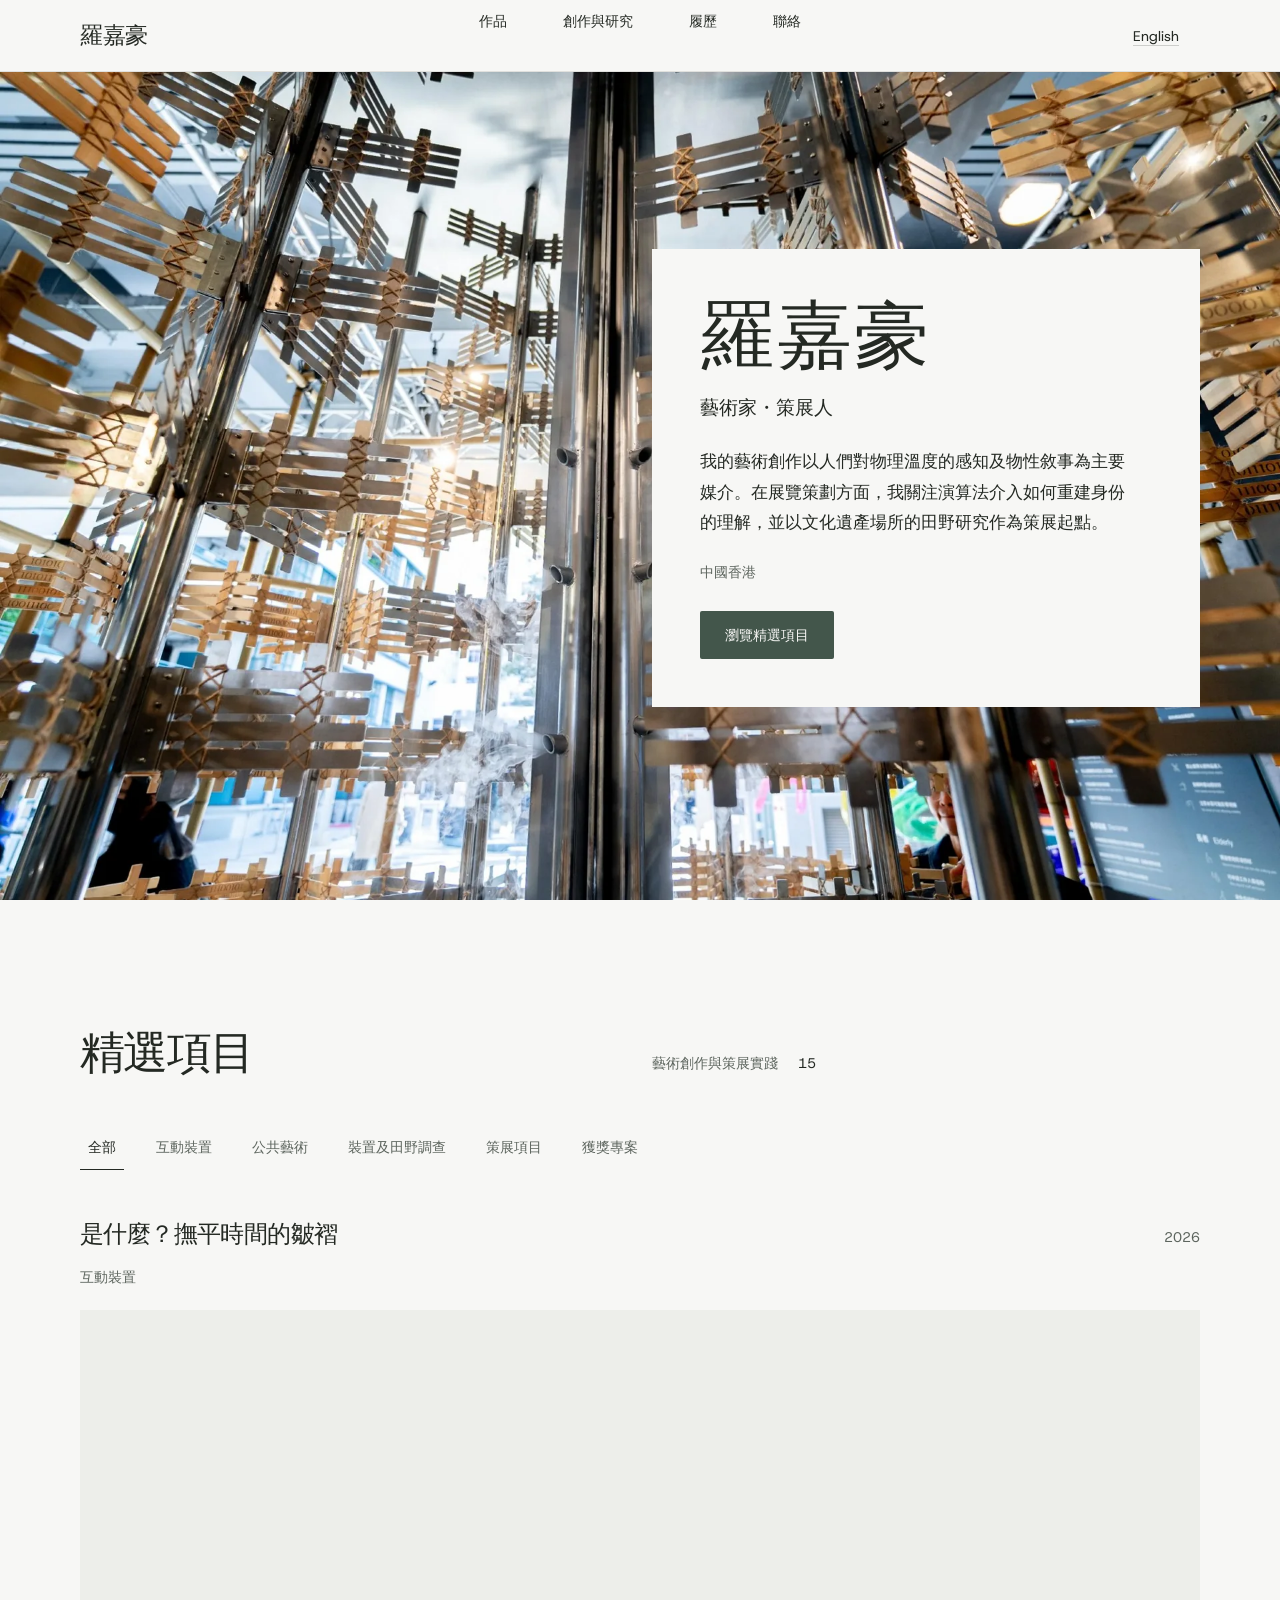
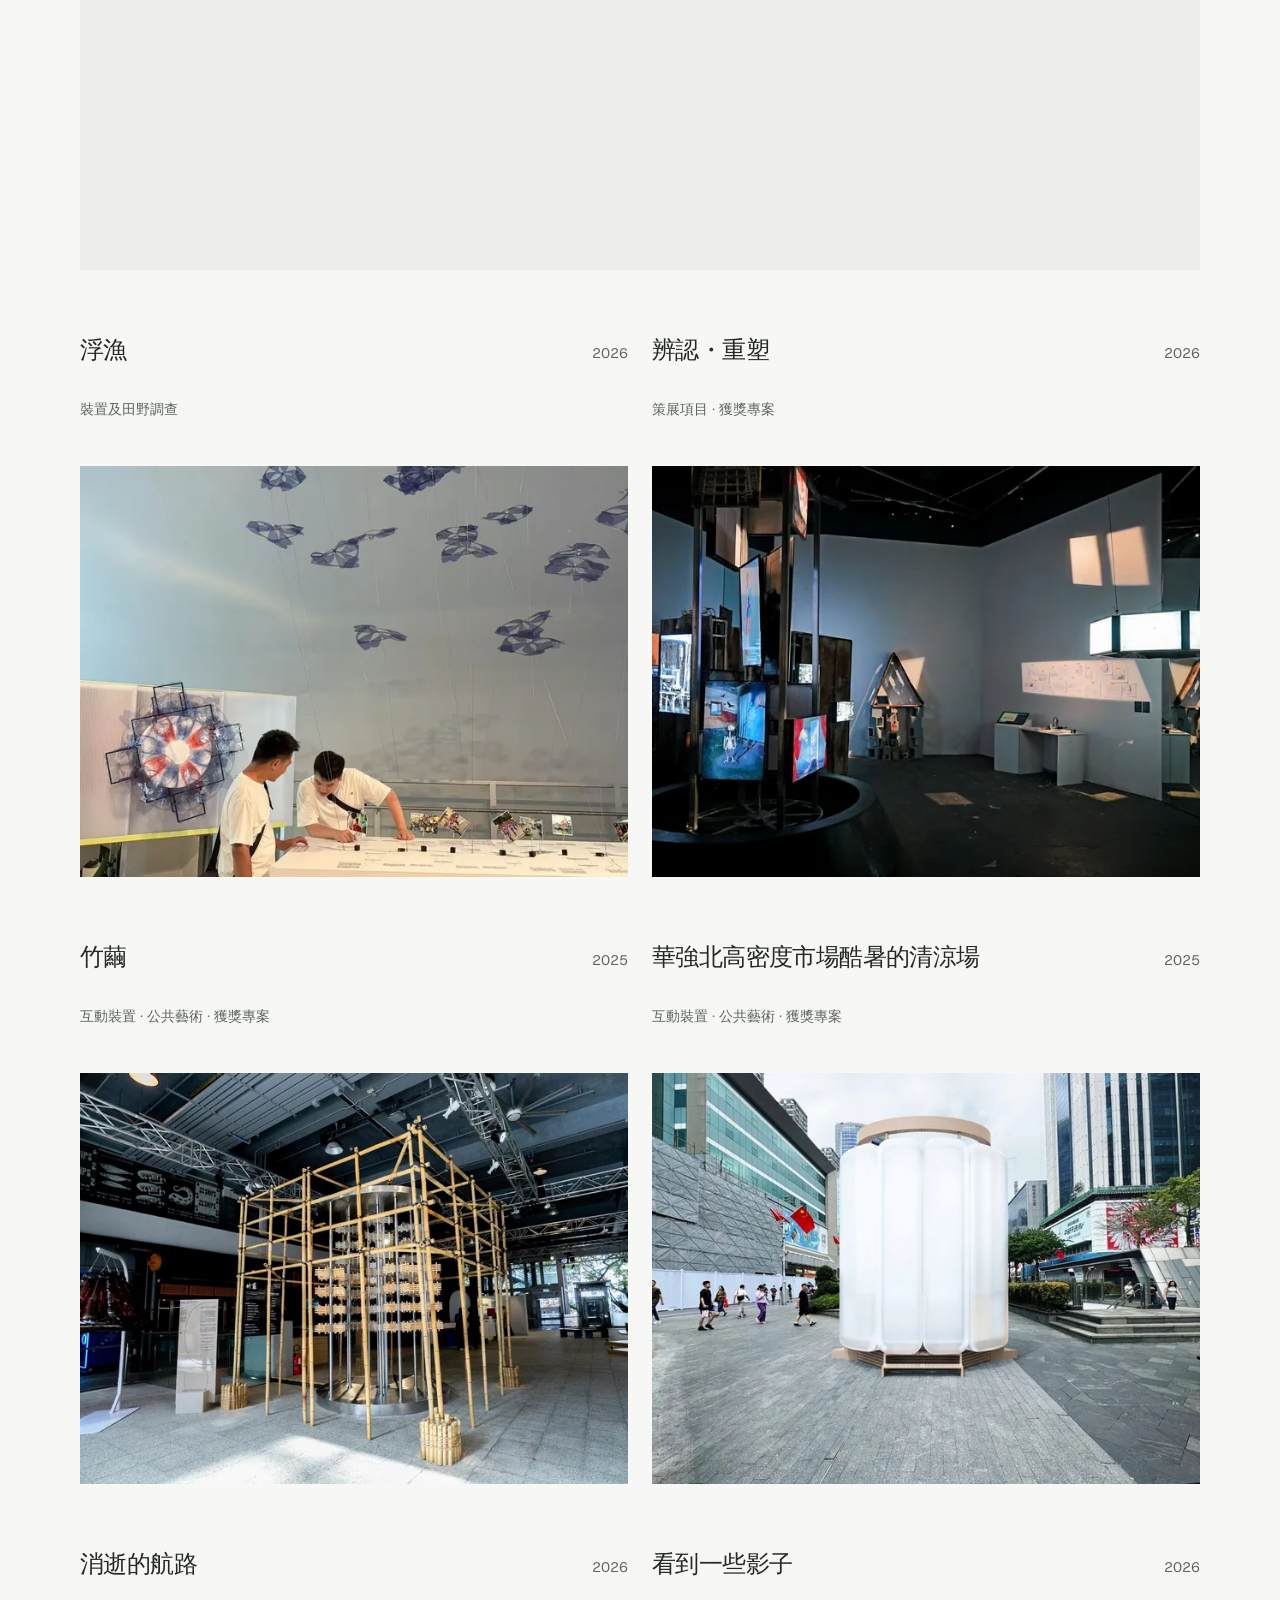
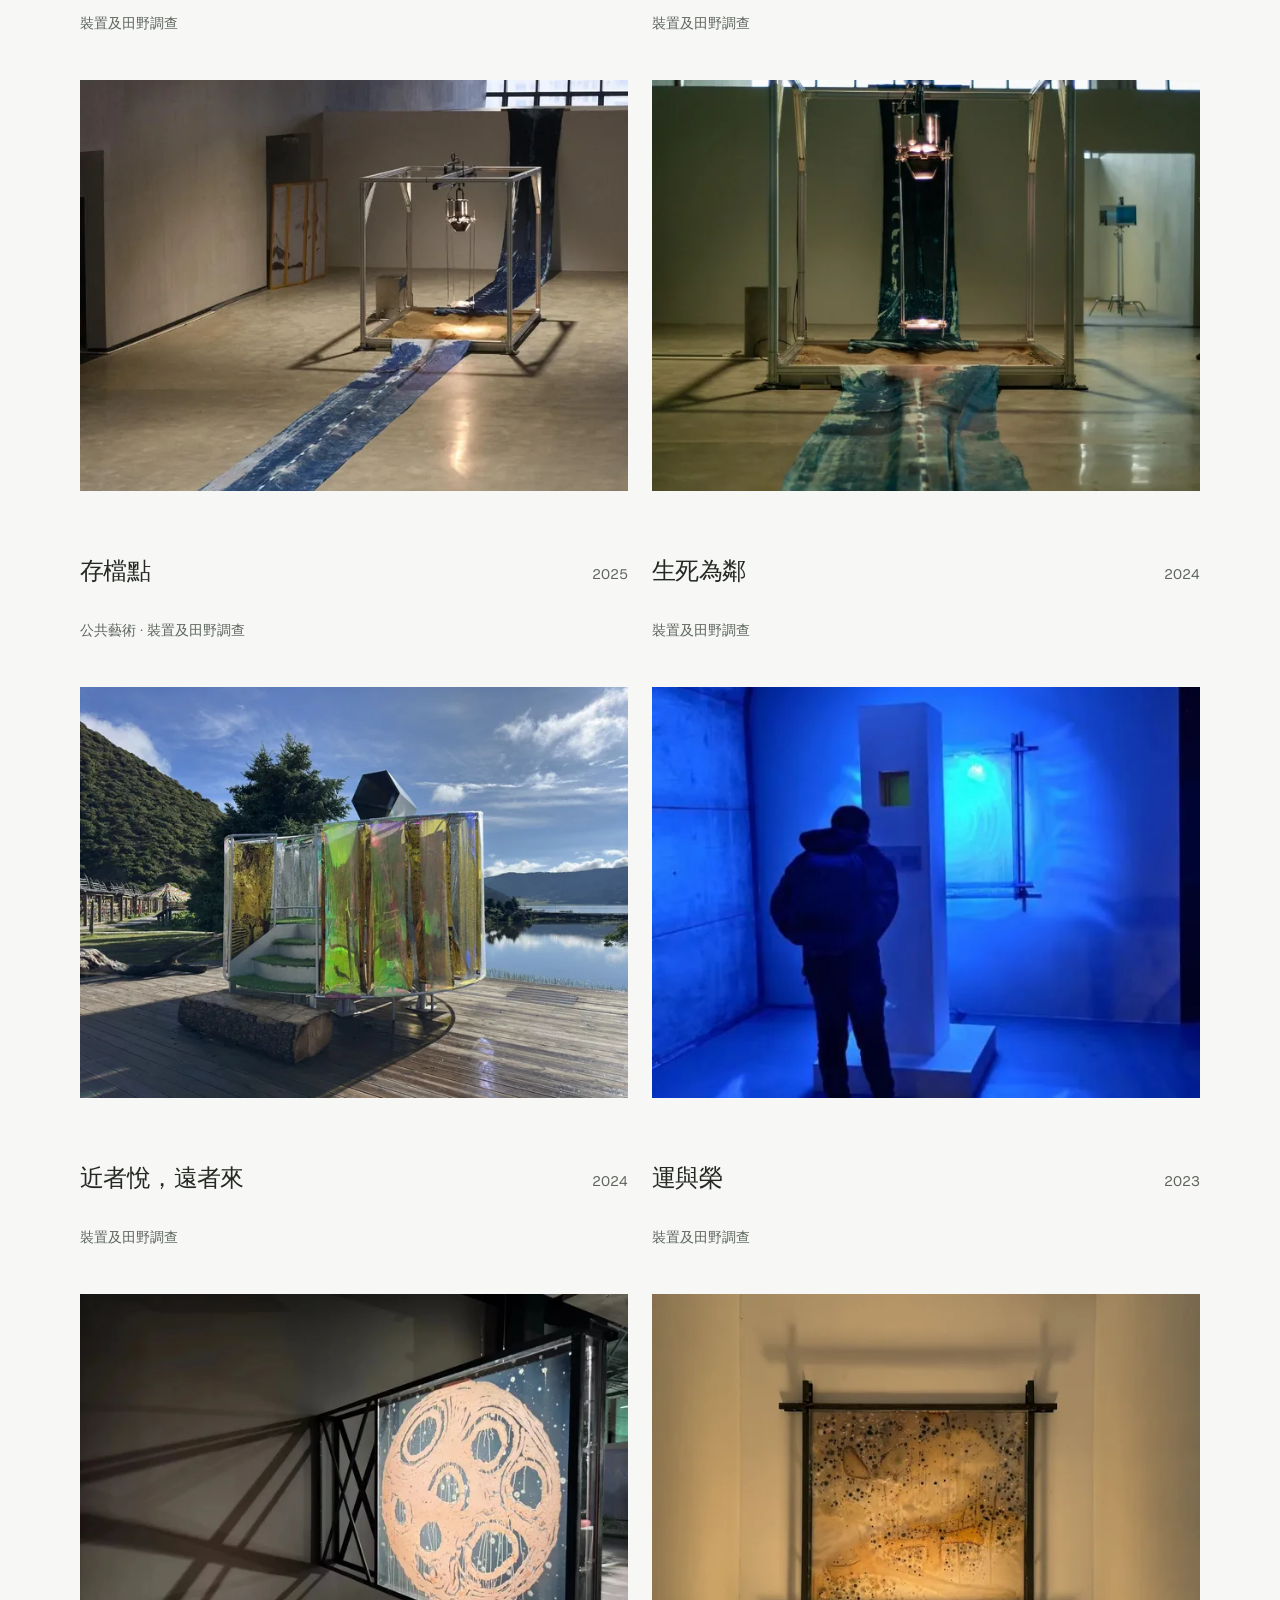
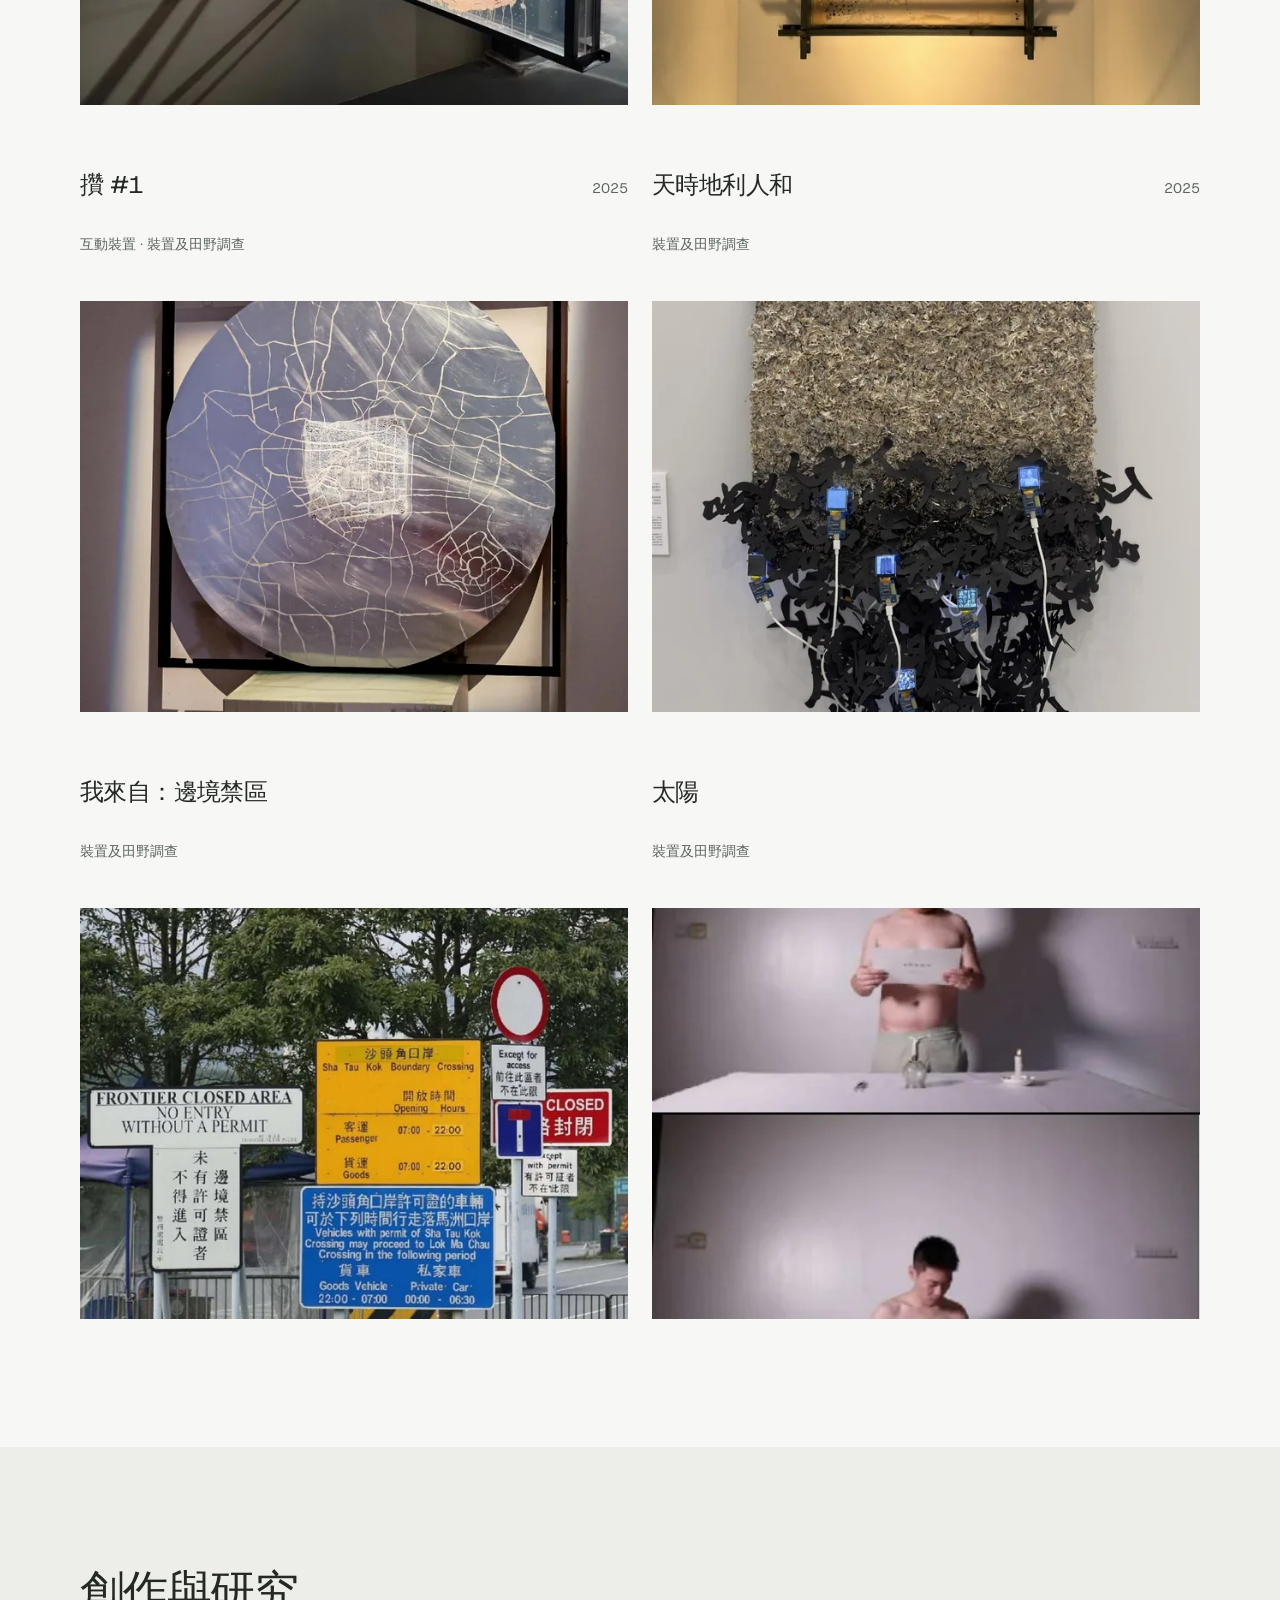
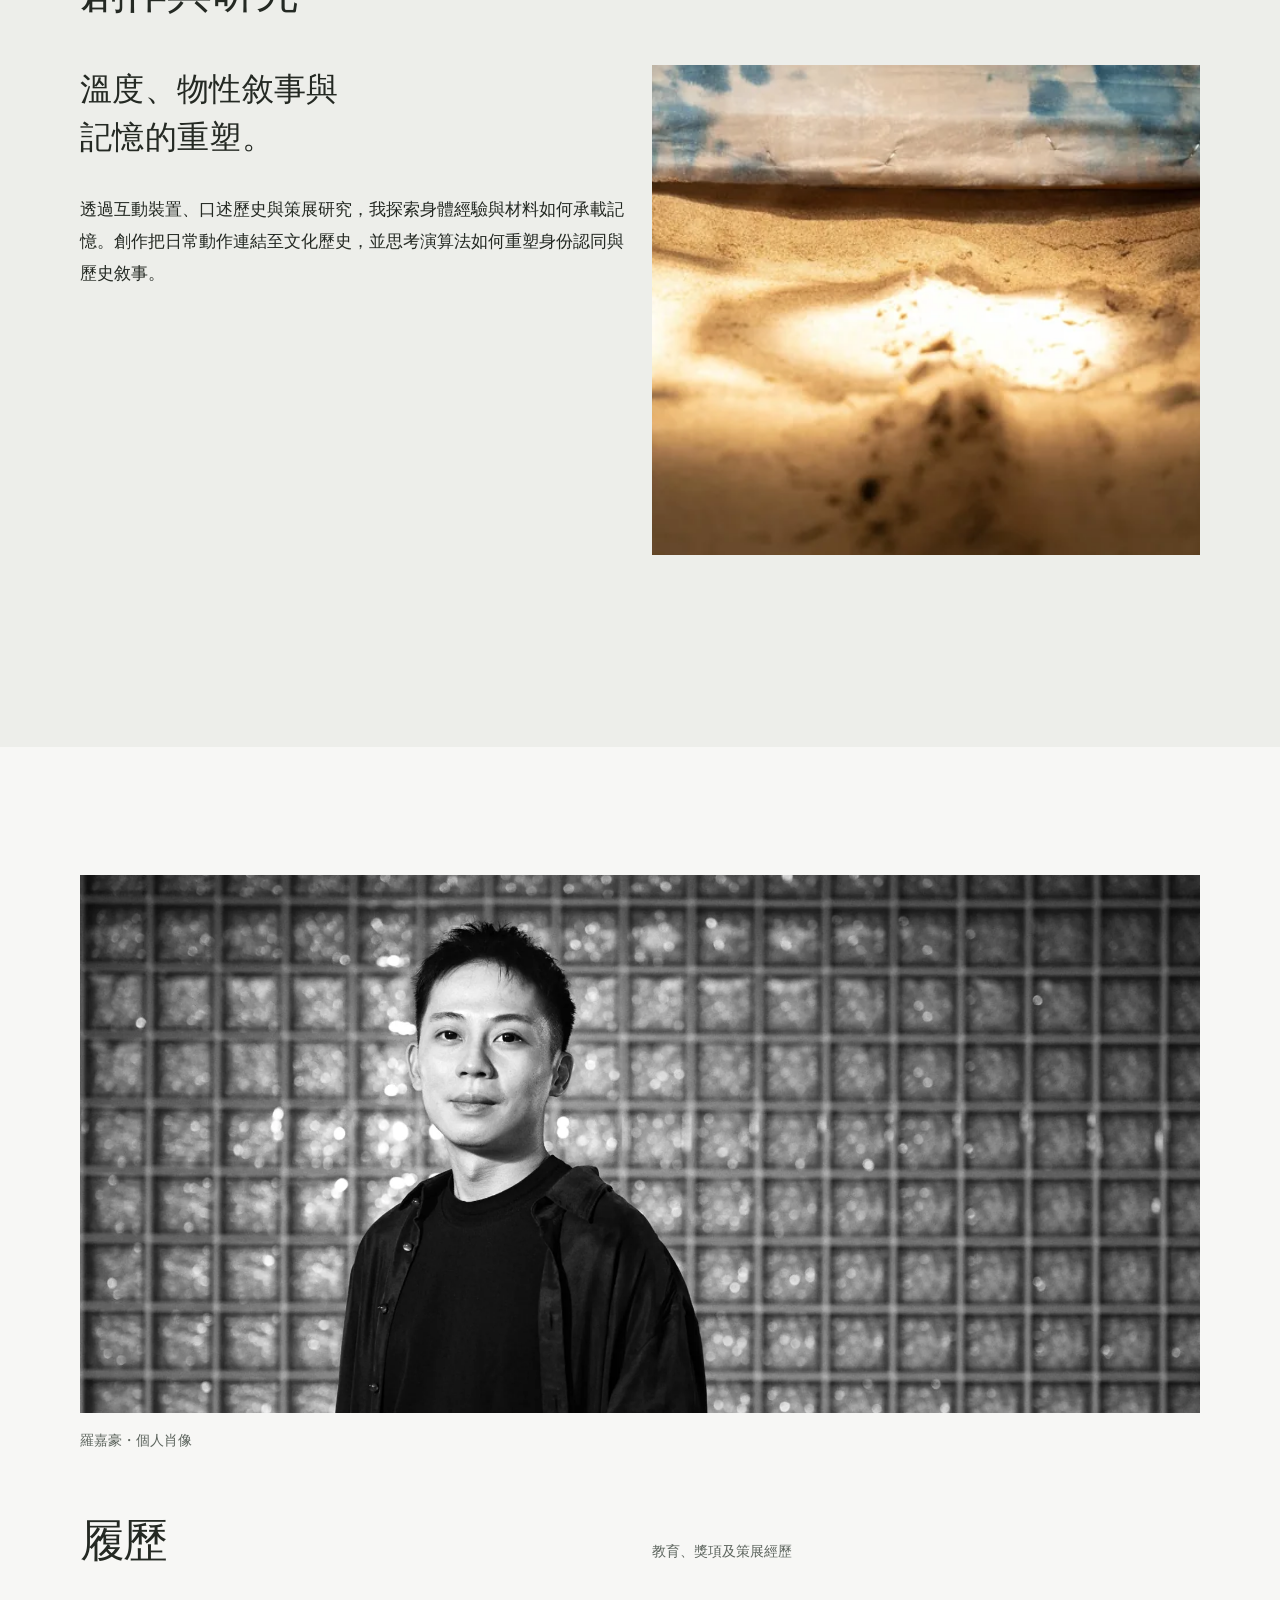
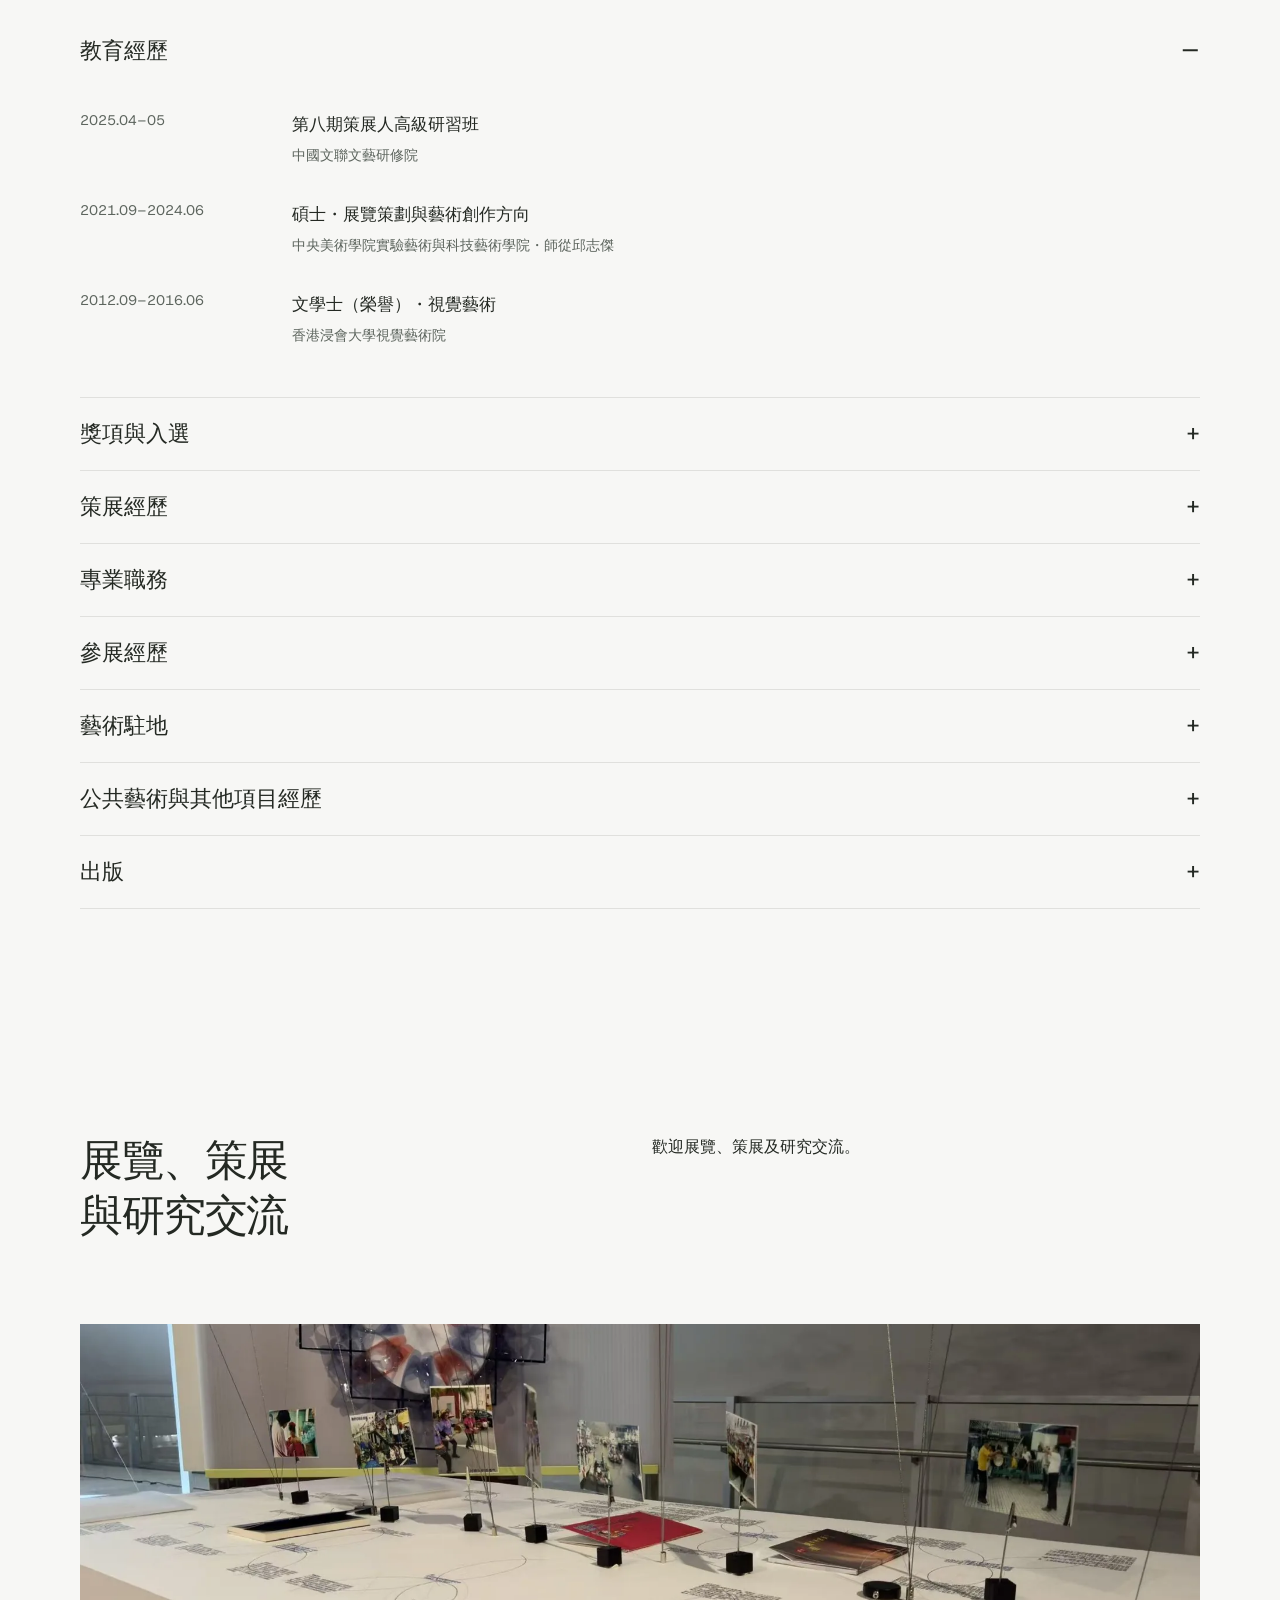
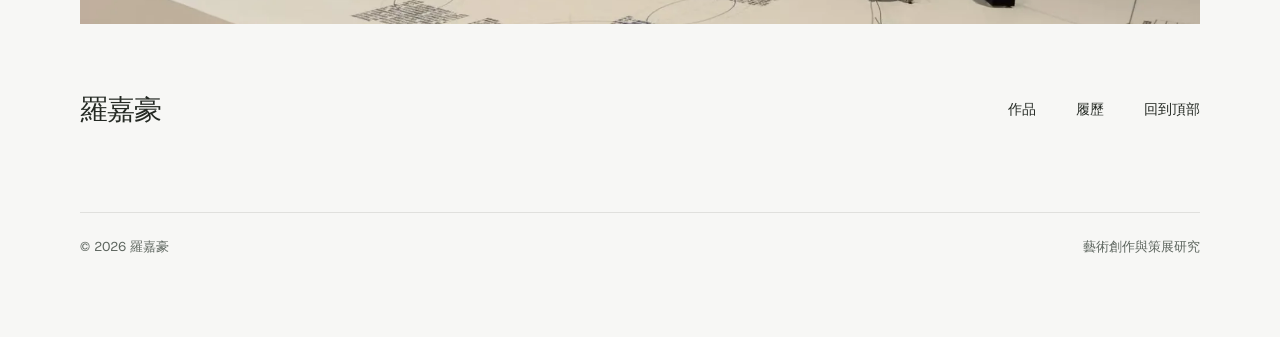
<file: index.html>
<!doctype html>
<html lang="zh-Hant" data-type="service" data-radius="soft" data-buttons="block" data-motion>
<head>
<meta charset="utf-8"><meta name="viewport" content="width=device-width,initial-scale=1,viewport-fit=cover">
<meta name="page-type" content="service"><meta name="site-kind" content="other">
<title>羅嘉豪 Karl Law | 藝術家與策展人</title>
<meta name="description" content="羅嘉豪的藝術創作與策展檔案：互動裝置、公共藝術、田野調查及研究。Karl Law, artist and curator based in Hong Kong.">
<meta name="theme-color" content="#f7f7f5"><meta property="og:title" content="羅嘉豪 Karl Law | Artist & curator"><meta property="og:description" content="Installations, field research and curatorial practice from Hong Kong."><meta property="og:type" content="website"><meta property="og:image" content="https://karllaw-lkh.github.io/portfolio/assets/portfolio/0d1dd91dcbc2ce.jpg"><meta name="twitter:card" content="summary_large_image">
<link rel="canonical" href="https://karllaw-lkh.github.io/portfolio/"><link rel="icon" href="assets/favicon.svg" type="image/svg+xml">
<link rel="stylesheet" href="assets/fonts/fonts.css"><link rel="stylesheet" href="assets/taste/system.css"><link rel="stylesheet" href="assets/taste/ui/cards.css"><link rel="stylesheet" href="assets/taste/motion/motion.css"><link rel="stylesheet" href="assets/taste/layout/layout.css"><link rel="stylesheet" href="style.css?v=20261119-banners">
<script>document.documentElement.classList.add('m-enter');setTimeout(()=>document.documentElement.classList.add('m-enter-done'),700)</script>
<script>document.documentElement.classList.add('mo-js');setTimeout(()=>document.documentElement.classList.add('mo-safe'),2500)</script>
<link rel="modulepreload" href="assets/taste/moments/moments.js"><link rel="modulepreload" href="assets/taste/moments/lib.js"><link rel="modulepreload" href="assets/taste/moments/picture-develops/moment.js">
<script type="module" src="app.js?v=20261119-banners"></script>
</head><body>
<!-- taste-skill: service / artist portfolio. photo hero, Host Grotesk, supplied portrait palette, nav-centre, footer-columns, close-photo, space, block, wordmark. Growing artwork and CV archives retain their natural height. -->
<header class="nav nav--centre"><div class="wrap nav__bar">
<a class="skip-link" href="#main" data-i18n="skip">跳至主要內容</a><a class="nav__logo" href="#about" id="brand">羅嘉豪</a>
<nav class="nav__links" aria-label="主要導覽"><a class="nav__link" href="#works" data-i18n="works">作品</a><a class="nav__link" href="#practice" data-i18n="practice">創作與研究</a><a class="nav__link" href="#archive" data-i18n="archive">履歷</a><a class="nav__link" href="#contact" data-i18n="contact">聯絡</a></nav>
<div class="nav__actions"><a id="languageToggle" class="btn btn--secondary language-toggle" href="?lang=en" lang="en">English</a></div>
<button class="nav__toggle" type="button" aria-expanded="false" aria-label="開啟選單"><svg width="18" height="18" viewBox="0 0 18 18" aria-hidden="true"><path d="M2 5h14M2 13h14" stroke="currentColor" stroke-width="1.5"/></svg></button>
</div></header>
<main id="main">
<section class="hero hero--photo" id="about" data-enter data-calm="right" aria-labelledby="name">
<img id="heroBanner" class="hero__bg" src="assets/previews/0d1dd91dcbc2ce-1920.webp" srcset="assets/previews/0d1dd91dcbc2ce-640.webp 640w, assets/previews/0d1dd91dcbc2ce-1920.webp 1920w" sizes="100vw" alt="竹製構件與機械裝置細節" width="2000" height="1333" fetchpriority="high" data-source="Artist portfolio" data-subject="Bamboo installation detail">
<div class="wrap"><div class="hero-text"><div class="hero__text"><h1 id="name">羅嘉豪</h1><p id="role" class="artist-role">藝術家・策展人</p><p class="hero__lead" id="intro">我的藝術創作以人們對物理溫度的感知及物性敘事為主要媒介。在展覽策劃方面，我關注演算法介入如何重建身份的理解，並以文化遺產場所的田野研究作為策展起點。</p><p class="artist-location" id="location">中國香港</p><div class="btn-row"><a class="btn btn--primary" href="#works" data-i18n="explore">瀏覽精選項目</a><a class="btn btn--secondary" id="cv" hidden data-i18n="cv">下載履歷</a></div></div></div></div>
</section>
<section class="section portfolio-section" id="works" aria-labelledby="worksHeading"><div class="wrap">
<div class="archive-heading"><h2 id="worksHeading" data-i18n="selected">精選項目</h2><p><span data-i18n="selection">藝術創作與策展實踐</span><span class="work-count" id="workCount">15</span></p></div>
<div id="filters" class="filters" role="group" aria-label="作品分類"></div><div id="workGrid" class="work-grid grid"></div><p id="empty" hidden data-i18n="empty">此類別暫無作品。</p>
</div></section>
<section class="section practice-section" id="practice" aria-labelledby="practiceHeading"><div class="wrap">
<h2 id="practiceHeading" data-i18n="practice">創作與研究</h2><div class="practice-grid"><div class="practice-copy"><p class="statement-title" id="statement">溫度、物性敘事與記憶的重塑。</p><p id="research"></p></div><figure class="develop" data-moment="picture-develops"><img id="practicePhoto" src="assets/previews/a4e0700aa65d93-1280.webp" srcset="assets/previews/a4e0700aa65d93-640.webp 640w, assets/previews/a4e0700aa65d93-1280.webp 1280w" sizes="(max-width:639px) calc(100vw - 48px), 50vw" alt="消逝的航路・光束與沙面" width="2000" height="1333" loading="lazy" data-source="Artist portfolio" data-subject="Light and material"></figure></div>
</div></section>
<section class="section cv-section" id="archive" aria-labelledby="archiveHeading"><div class="wrap"><figure class="cv-portrait"><img id="portrait" src="assets/previews/7a0a9493777cd3-1920.webp" srcset="assets/previews/7a0a9493777cd3-640.webp 640w, assets/previews/7a0a9493777cd3-1920.webp 1920w" sizes="100vw" alt="羅嘉豪・個人肖像" width="2000" height="1333" loading="lazy"><figcaption id="portraitCaption">羅嘉豪・個人肖像</figcaption></figure><div class="archive-heading"><h2 id="archiveHeading" data-i18n="archive">履歷</h2><p data-i18n="record">教育、獎項及策展經歷</p></div><div id="archiveRows"></div></div></section>
</main>
<footer class="footer closing" id="contact" aria-labelledby="contactHeading"><div class="wrap">
<div class="closing__cta close--photo"><div class="archive-heading"><h2 id="contactHeading" data-i18n="touch">展覽、策展與研究交流</h2><div class="contact-copy"><p id="contactNote"></p><a id="email" class="link" hidden></a><div id="socials"></div></div></div><figure class="closing-photo"><img id="closingPhoto" src="assets/previews/0f64d7873719d5-1920.webp" srcset="assets/previews/0f64d7873719d5-640.webp 640w, assets/previews/0f64d7873719d5-1920.webp 1920w" sizes="100vw" alt="浮漁・口述歷史文獻展示" width="2000" height="1125" loading="lazy" data-source="Artist portfolio" data-subject="Floating Fish oral history display"></figure></div>
<div class="closing__links"><div class="footer-directory"><p id="footerName">羅嘉豪</p><nav aria-label="頁尾導覽"><a href="#works" data-i18n="works">作品</a><a href="#archive" data-i18n="archive">履歷</a><a href="#about" data-i18n="top">回到頂部</a></nav></div><div class="footer__legal"><span id="copyright"></span><span data-i18n="footer">藝術創作與策展研究</span></div></div>
</div></footer>
<dialog id="project" aria-labelledby="projectTitle"><div class="dialog-top"><span data-i18n="detail">項目詳情</span><button id="closeProject" class="btn btn--secondary" type="button" data-i18n="close">關閉</button></div><div id="projectBody"></div></dialog>
<p class="load-error" id="loadError" role="alert" hidden>內容未能載入。請重新整理頁面。 / Content could not be loaded. Please refresh.</p>
<script type="module" src="assets/taste/system.js"></script><script type="module" src="assets/taste/motion/motion.js"></script><script type="module" src="assets/taste/layout/layout.js"></script>
</body></html>
</file>
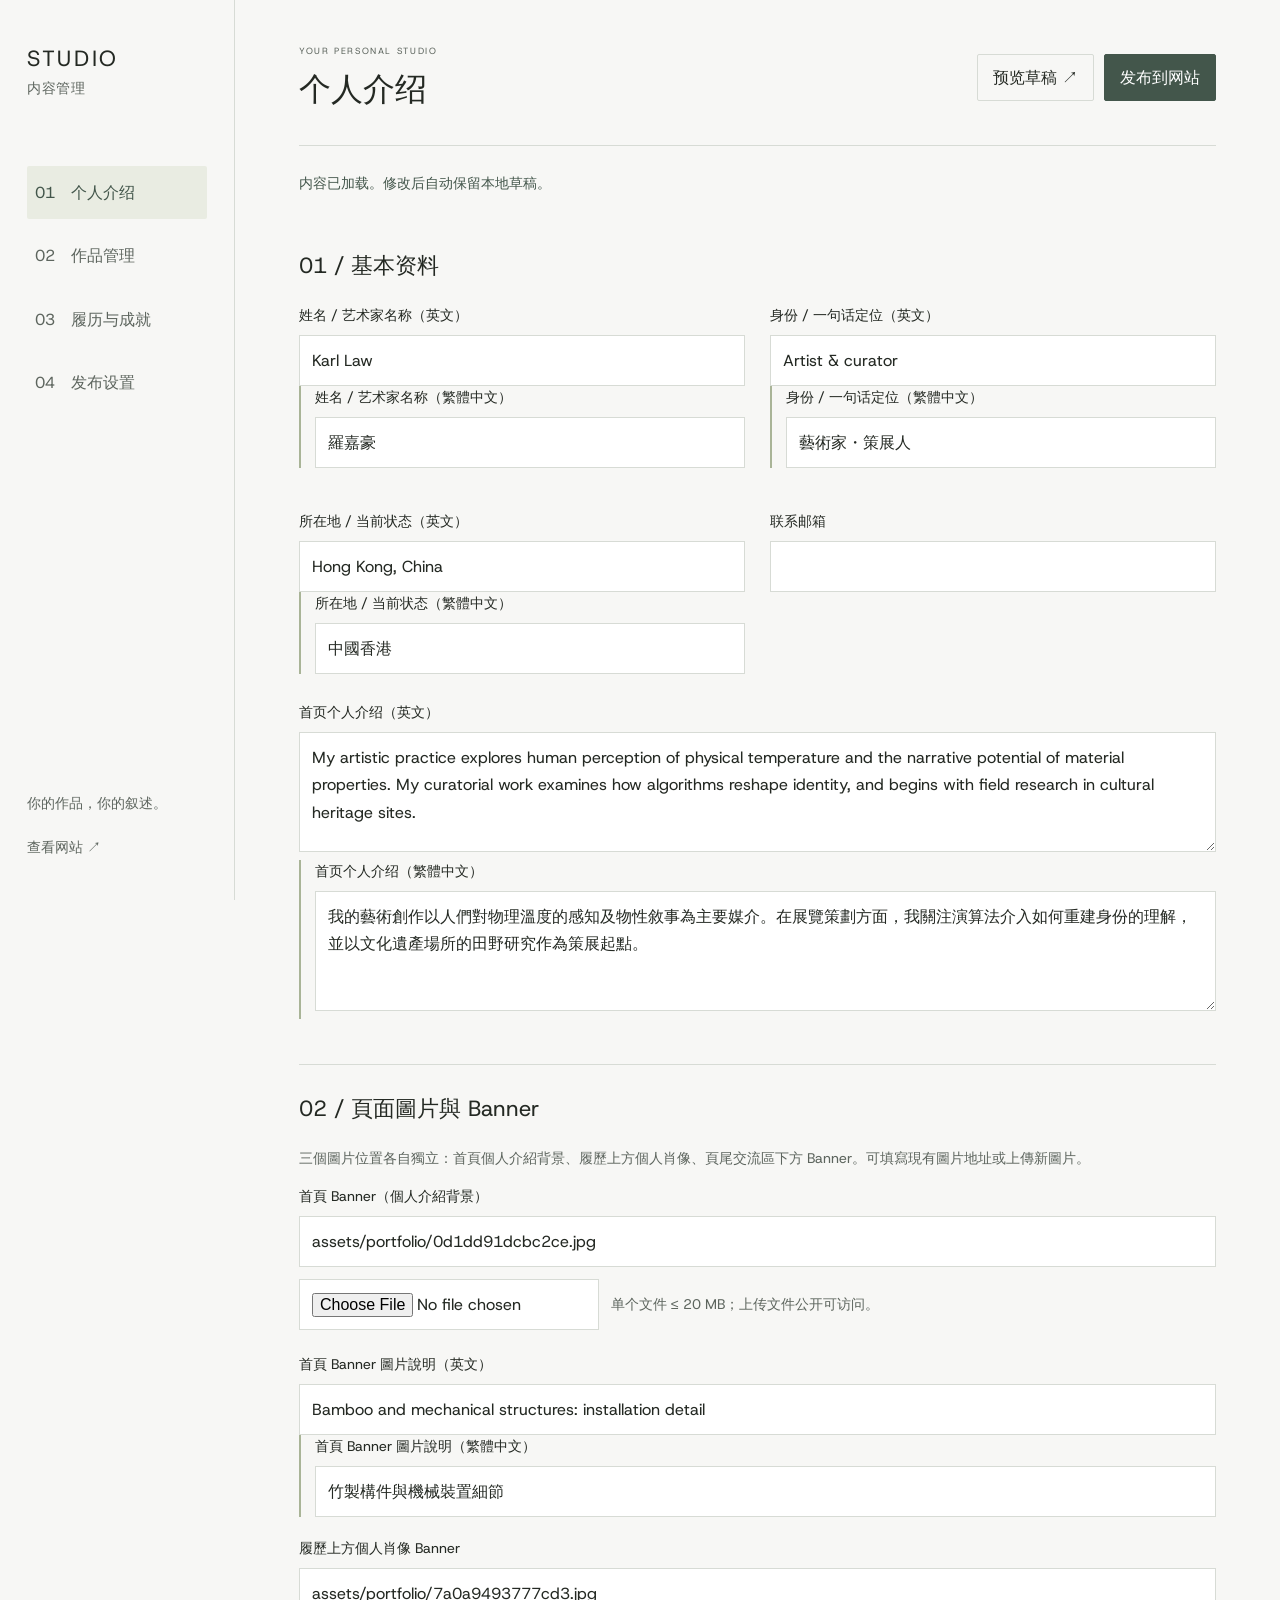
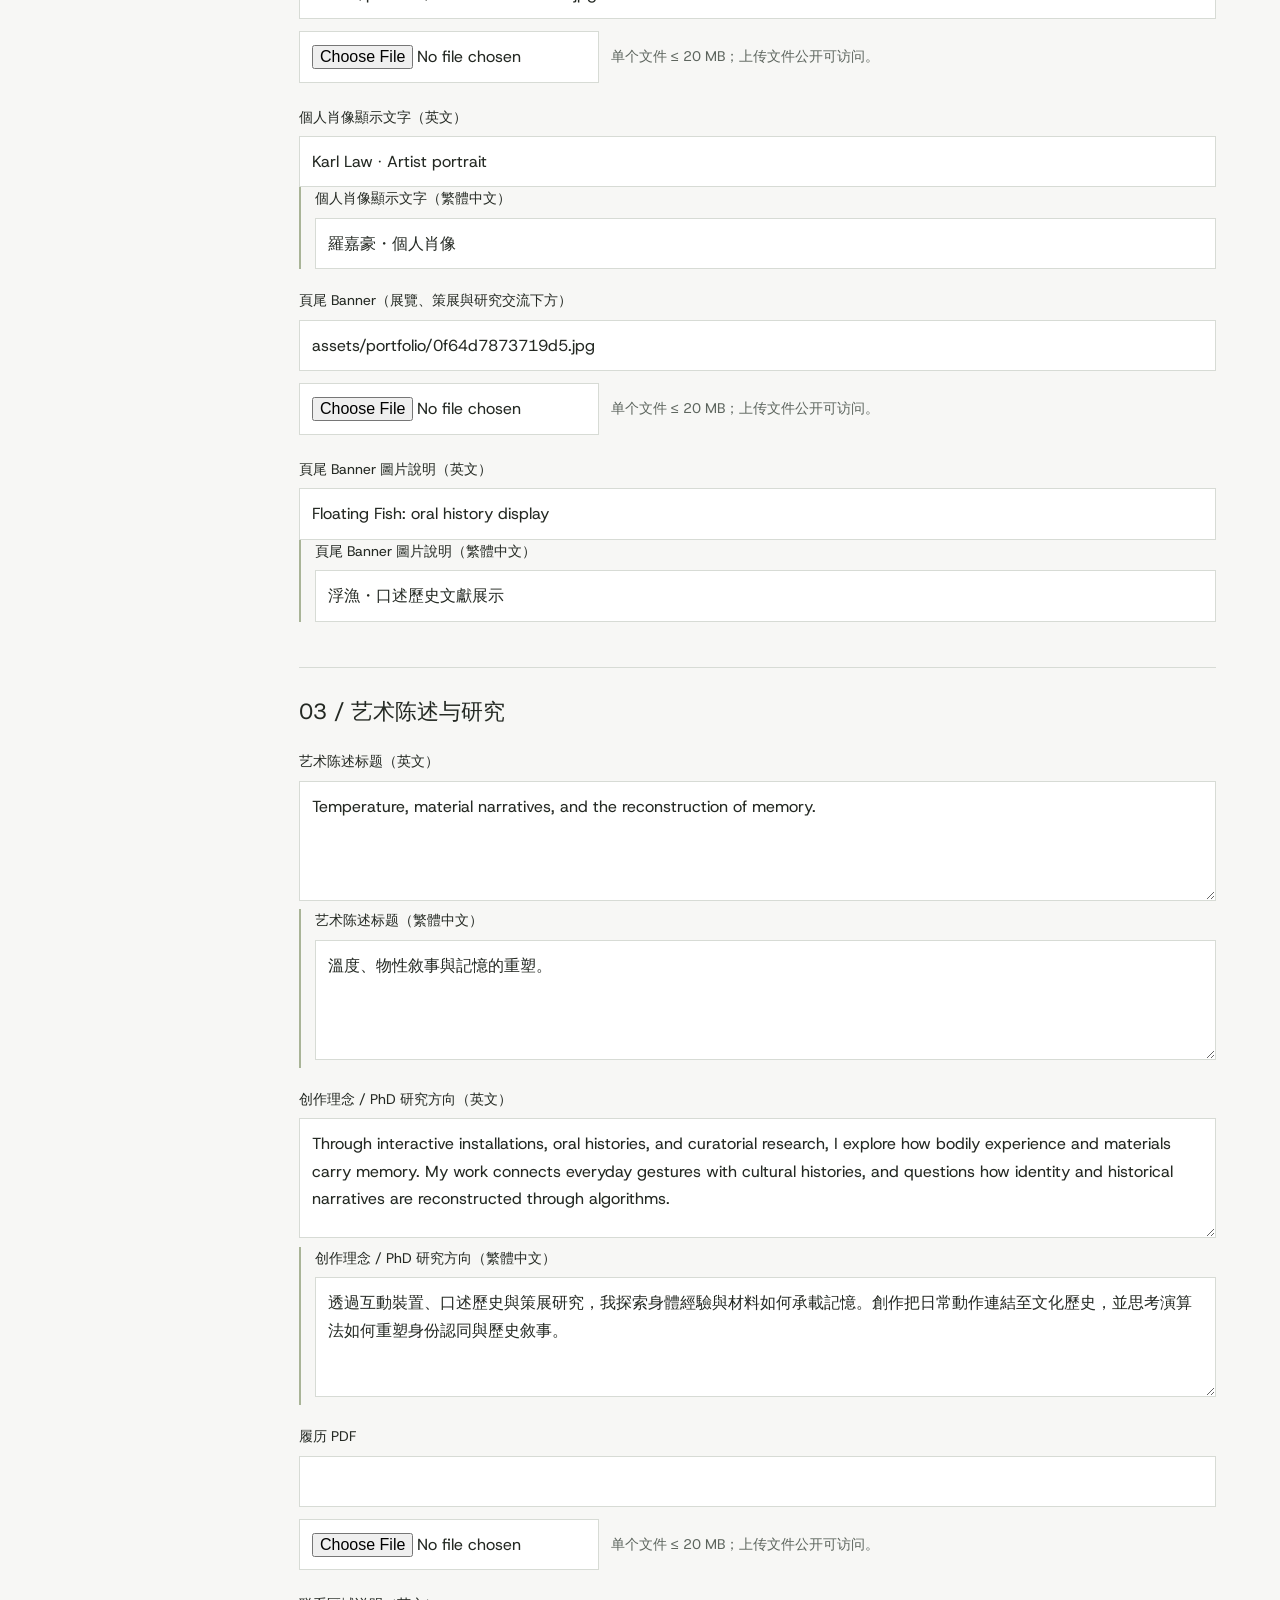
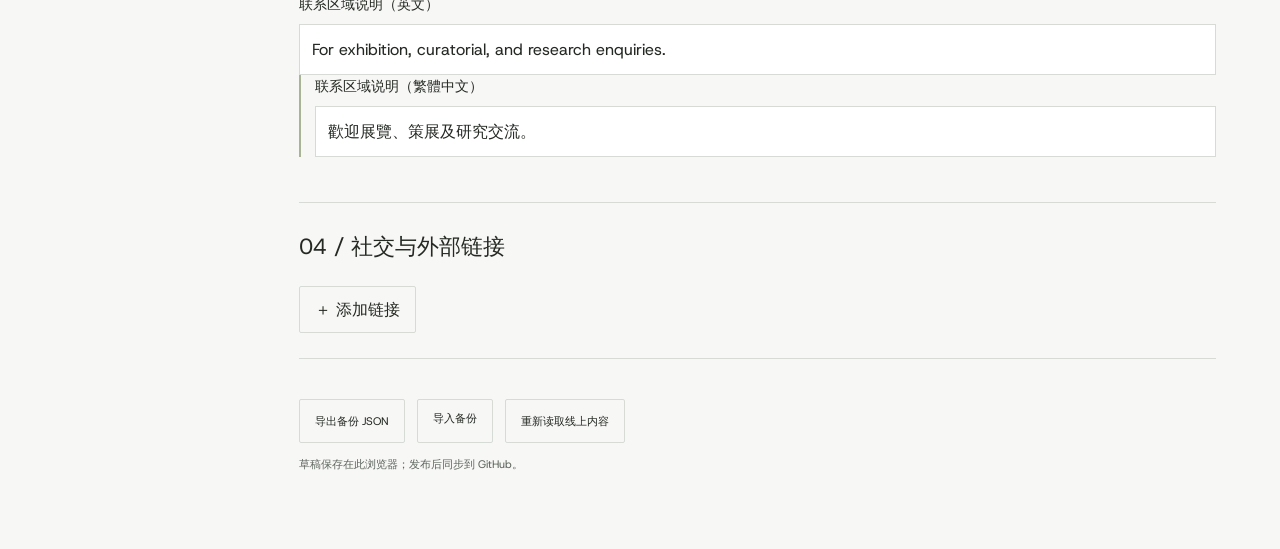
<file: admin/index.html>
<!doctype html><html lang="zh-CN"><head><meta charset="utf-8"><meta name="viewport" content="width=device-width,initial-scale=1"><meta name="robots" content="noindex,nofollow"><meta name="referrer" content="no-referrer"><title>Studio — 内容管理</title><link rel="stylesheet" href="../assets/fonts/fonts.css"><link rel="stylesheet" href="admin.css?v=20261119-taste"><script type="module" src="admin.js?v=20261119-banners"></script></head><body><aside><a class="studio" href="../">STUDIO <span>内容管理</span></a><nav id="tabs"><button data-tab="profile" class="active">01　个人介绍</button><button data-tab="works">02　作品管理</button><button data-tab="archive">03　履历与成就</button><button data-tab="settings">04　发布设置</button></nav><div class="sidebar-foot">你的作品，你的叙述。<br><a href="../" target="_blank">查看网站 ↗</a></div></aside><main><header><div><p class="eyebrow">YOUR PERSONAL STUDIO</p><h1 id="pageTitle">个人介绍</h1></div><div class="actions"><button id="preview">预览草稿 ↗</button><button id="publish" class="primary">发布到网站</button></div></header><p id="status" role="status" aria-live="polite">正在读取内容…</p><div id="editor"></div><footer><button id="export">导出备份 JSON</button><label class="import">导入备份<input type="file" id="import" accept="application/json,.json" hidden></label><button id="restore">重新读取线上内容</button><span>草稿保存在此浏览器；发布后同步到 GitHub。</span></footer></main></body></html>
</file>
<file: assets/fonts/fonts.css>
@font-face{font-family:'Host Grotesk';font-style:normal;font-weight:400 700;font-display:swap;src:url('./host-grotesk-latin.ttf') format('truetype');unicode-range:U+0000-00FF,U+0131,U+0152-0153,U+02BB-02BC,U+02C6,U+02DA,U+02DC,U+0304,U+0308,U+0329,U+2000-206F,U+20A0-20AB,U+20AD-20C0,U+2113,U+2C60-2C7F,U+A720-A7FF;}
</file>
<file: assets/taste/system.css>
/*
  taste-skill system.css - the one system for the page. Link it first, then assets/ui/cards.css (the
  feature card, its panel and the fragment placements), then set the palette (--p-*), the fonts and
  the radius set on :root in the page (node scripts/start.mjs prints that block).
  Do not add a second grid, spacing scale, type scale, radius scale, button or card style.
*/

/* ---------------------------------------------------------------- tokens */
:root {
  /* palette (hex only; fx.js reads --bg --surface --ink --muted --accent --accent-ink) */
  --p-bg: #ffffff;
  --p-surface: #f4f4f4;
  --p-ink: #111111;
  --p-muted: #6b6b6b;
  --p-accent: #1a4be0;
  --p-accent-ink: #ffffff;
  --p-action: #1a4be0;      /* buttons, links, focus: the accent, or the ink when the accent is too pale */
  --p-action-ink: #ffffff;
  --p-inv-bg: #111111;
  --p-inv-surface: #1c1c1c;
  --p-inv-ink: #f4f4f4;
  --p-inv-muted: #a3a3a3;
  --p-inv-accent: #ffffff;
  --p-inv-accent-ink: #111111;
  --p-inv-action: #ffffff;
  --p-inv-action-ink: #111111;
  /* the lit ground behind UI and in the closing band (references/cards.md), one per page, tech pages only
     (none on kind other, which is flat): <html data-ground="sand|sky|sage|painting">. system.js gives it to every ground
     that holds UI, on light and dark pages alike; --hue on one panel changes only its accent */
  --ground-bg: #d9ccb7; --ground-surface: #e9e0d2; --ground-ink: #2a2622; --ground-muted: #5a534a; --ground-accent: #a8794a;

  /* fonts */
  --font-display: system-ui, -apple-system, "Segoe UI", sans-serif;
  --font-text: system-ui, -apple-system, "Segoe UI", sans-serif;
  --font-mono: ui-monospace, "SFMono-Regular", Menlo, Consolas, monospace;
  --display-weight: 400;    /* headlines 400; 500 on a tech page (software, gaming, hardware) */
  --display-tracking: -0.025em;

  /* the page rhythm (references/layout-v4.md): one section per screen. The header is fixed and
     --nav tall; every section is padded --padt above and --padb (plus the phone action bar, --bar)
     below, and is exactly one or two screens tall (--h: 1 or 2; --hm on a phone). The hero's words
     start --hgap under the header and its content ends --hpadb above the fold. */
  --nav: 72px;
  --padt: 120px;
  --padb: 72px;
  --hgap: 48px;
  --hpadb: 64px;
  --bar: 0px;
  /* grid: one .wrap (alias .container) for the header, every section and the footer, the same
     --gut on both sides: 1280 wide at x 80-1360 at 1440, 342 at x 24-366 at 390 */
  --container: 1280px;
  --gut: 80px;
  --pad: var(--gut);
  --gutter: 24px;

  /* spacing: 4/8 scale */
  --s-1: 4px;  --s-2: 8px;  --s-3: 12px; --s-4: 16px; --s-5: 24px;
  --s-6: 32px; --s-7: 48px; --s-8: 64px; --s-9: 96px; --s-10: 128px;
  --section: 40px;      /* only a .section outside main (the kit's demo pages); every main > section and
                           footer.closing take --padt and --padb */
  --section-band: 56px; /* the same for an older footer outside footer.closing */
  --head-gap: 48px;     /* the one heading-to-content gap, 32 on a phone (layout.css reads it as --ly-head-gap) */
  --card-pad: 16px;     /* card padding (cards.css sets its own for cards with a panel) */
  --card-gap: 16px;     /* gap between cards */

  /* type scale (the only sizes on the page) */
  --t-label: 13px;
  --t-small: 14px;
  --t-body: 16px;
  --t-lead: 18px;
  --t-card: 18px;
  --t-h3: 24px;
  /* straight lines from the phone size at 390 to the desktop size at 1440 (system.md's table) */
  --t-h2: clamp(30px, 1.72vw + 23.3px, 48px);
  --t-h1: clamp(38px, 3.24vw + 25.4px, 72px);
  /* a big number stays a step under the h2 (VI-11): 38 at 1440, 28 at 390, so it never reads as a
     section heading; a stats row and a price set their own, smaller still */
  --t-stat: clamp(28px, .952vw + 24.29px, 38px);

  /* radius: one scale (soft by default; data-radius on <html> switches it) */
  --r-sm: 8px;  --r-md: 12px; --r-lg: 20px; --r-btn: 8px;

  /* controls (fixed here; a page never adds its own) */
  --btn-h: 44px;
  --btn-h-sm: 36px;
  --nav-h: var(--nav);  /* the older name, kept for the kit's files */
  --icon: 16px;         /* small icons: socials, menu chevrons, mono brand marks */

  /* motion: the one UI ease-out (motion.css --m-ease and ui/base.css --u-ease read it; references/motion.md) */
  --ease: cubic-bezier(.2, .8, .2, 1);
  --dur: 180ms;
}
html[data-radius="sharp"] { --r-sm: 4px; --r-md: 6px;  --r-lg: 8px;  --r-btn: 4px; }
html[data-radius="soft"]  { --r-sm: 8px; --r-md: 12px; --r-lg: 20px; --r-btn: 8px; }
html[data-radius="round"] { --r-sm: 10px; --r-md: 16px; --r-lg: 24px; --r-btn: 999px; }
/* the four lit grounds (references/cards.md); sand is the default above. painting goes with
   painterly-landscape (x.ai's daylight sky over olive hills) */
html[data-ground="sky"]      { --ground-bg: #c6d3df; --ground-surface: #d6e0e9; --ground-ink: #25303a; --ground-muted: #4d5964; --ground-accent: #3f6a92; }
html[data-ground="sage"]     { --ground-bg: #cdd6c6; --ground-surface: #dce3d6; --ground-ink: #262d24; --ground-muted: #535b51; --ground-accent: #6c8e63; }
html[data-ground="painting"] { --ground-bg: #79a8d6; --ground-surface: #a6c4e2; --ground-ink: #16212c; --ground-muted: #273949; --ground-accent: #9c9b3c; }
/* cards.css takes its card and panel radii from this scale */
html[data-radius] .card { --c-r: var(--r-lg); }
html[data-radius] .panel { --p-r: var(--r-md); }

/* a phone: the header 56, the sections padded 96 / 48, the hero's words 40 under the header and its
   content ending 24 above the fold, 24 at both sides, 12 between columns */
@media (max-width: 639px) {
  :root { --nav: 56px; --padt: 96px; --padb: 48px; --hgap: 40px; --hpadb: 24px; --gut: 24px; --gutter: 12px; --card-gap: 12px; --head-gap: 32px; }
}
@media (min-width: 640px) {
  :root { --gut: 48px; --section: 48px; --section-band: 72px; --card-pad: 24px; }
}
@media (min-width: 1024px) {
  :root { --gut: 80px; --section: 56px; --section-band: 96px; --card-gap: 24px;
          --t-lead: 20px; --t-card: 20px; --t-h3: 28px; }
  /* a place (and a local service): the 1200 column at x 120-1320 */
  html[data-type="place"] { --gut: 120px; --container: 1200px; }
}
/* a place (VI-06, ST-96, PH-23): its own smaller type (h1 48/53 and 32/37, h2 32/40 and 24/30, titles
   and the sub-line 20 and 18), the Recipe 3 hero's gap under its photograph (40, 24 on a phone),
   square photographs and cards and 2px buttons, whatever data-radius and data-buttons say */
:root[data-type="place"] {
  --hgap: 40px;
  --t-h1: clamp(32px, 1.524vw + 26.06px, 48px);
  --t-h2: clamp(24px, .762vw + 21px, 32px);
  --t-h3: clamp(20px, .381vw + 18.51px, 24px);
  --r-sm: 2px; --r-md: 0px; --r-lg: 0px; --r-btn: 2px;
}
:root[data-type="place"] :is(h1, .t-h1) { line-height: 1.104; }
:root[data-type="place"] :is(h2, .t-h2) { line-height: 1.25; }
@media (max-width: 639px) {
  :root[data-type="place"] { --hgap: 24px; }
  :root[data-type="place"] :is(h1, .t-h1) { line-height: 1.156; }
}

/* ---------------------------------------------------------------- grounds (at most three) */
:root, .ground-base {
  --bg: var(--p-bg); --surface: var(--p-surface); --ink: var(--p-ink); --muted: var(--p-muted);
  --accent: var(--p-accent); --accent-ink: var(--p-accent-ink); --card: var(--p-surface);
  --action: var(--p-action); --action-ink: var(--p-action-ink);
}
.ground-surface {
  --bg: var(--p-surface); --surface: var(--p-bg); --ink: var(--p-ink); --muted: var(--p-muted);
  --accent: var(--p-accent); --accent-ink: var(--p-accent-ink); --card: var(--p-bg);
  --action: var(--p-action); --action-ink: var(--p-action-ink);
}
.ground-inverse {
  --bg: var(--p-inv-bg); --surface: var(--p-inv-surface); --ink: var(--p-inv-ink); --muted: var(--p-inv-muted);
  --accent: var(--p-inv-accent); --accent-ink: var(--p-inv-accent-ink); --card: var(--p-inv-surface);
  --action: var(--p-inv-action); --action-ink: var(--p-inv-action-ink);
}
:root, .ground-base, .ground-surface, .ground-inverse {
  --line: color-mix(in oklab, var(--ink) 11%, transparent);
  --line-strong: color-mix(in oklab, var(--ink) 20%, transparent);
  /* effects (fx.js) and UI fragments (assets/ui) take the colours of the ground they sit on */
  --fx-bg: var(--bg); --fx-surface: var(--surface); --fx-ink: var(--ink); --fx-muted: var(--muted);
  --fx-accent: var(--accent); --fx-accent-ink: var(--accent-ink);
  --ui-font: var(--font-text); --ui-mono: var(--font-mono); --ui-radius: var(--r-md);
}
.ground-base, .ground-surface, .ground-inverse { background: var(--bg); color: var(--ink); }

/* ---------------------------------------------------------------- base */
*, *::before, *::after { box-sizing: border-box; }
/* an anchor lands on the section's top (the judge's frame): the fixed header covers --nav of its --padt */
html { -webkit-text-size-adjust: 100%; scroll-padding-top: 0; scroll-behavior: auto; margin: 0; }
body {
  margin: 0; background: var(--bg); color: var(--ink);
  font: 400 var(--t-body)/1.55 var(--font-text);
  -webkit-font-smoothing: antialiased; text-rendering: optimizeLegibility; overflow-x: clip;
}
img, svg, video, canvas { display: block; max-width: 100%; }
/* hidden means hidden, also on an img the line above makes a block (a menu tab's photograph, a peek photograph) */
[hidden] { display: none !important; }
img, video { height: auto; }
a { color: inherit; text-decoration: none; }
button { font: inherit; color: inherit; }
h1, h2, h3, h4, p, ul, ol, figure, blockquote { margin: 0; }
ul, ol { padding: 0; list-style: none; }
h1, h2, h3, h4 {
  font-family: var(--font-display); font-weight: var(--display-weight);
  letter-spacing: var(--display-tracking); text-wrap: balance; overflow-wrap: break-word;
  /* a long word (a German compound at 390) breaks at a syllable with a hyphen, in the language of <html lang>;
     only words of 10 letters or more, 4 at least on each side, so a short English heading never breaks */
  hyphens: auto; -webkit-hyphens: auto; hyphenate-limit-chars: 10 4 4;
}
h1, .t-h1 { font-size: var(--t-h1); line-height: 1.04; }
h2, .t-h2 { font-size: var(--t-h2); line-height: 1.1; }
h3, .t-h3 { font-size: var(--t-h3); line-height: 1.2; }
h4, .t-card { font-family: var(--font-text); font-weight: 500; font-size: var(--t-card); line-height: 1.3; letter-spacing: -0.01em; }
p { text-wrap: pretty; }
.t-lead  { font-size: var(--t-lead); line-height: 1.5; }
.t-body  { font-size: var(--t-body); line-height: 1.55; }
.t-small { font-size: var(--t-small); line-height: 1.5; }
.t-label { font-size: var(--t-label); font-weight: 500; line-height: 1.4; letter-spacing: 0.01em; }
.t-stat  { font-family: var(--font-display); font-weight: var(--display-weight); font-size: var(--t-stat);
           line-height: 1; letter-spacing: var(--display-tracking); font-variant-numeric: tabular-nums; }
.muted { color: var(--muted); }
.mono  { font-family: var(--font-mono); }
.measure { max-width: 62ch; }
:focus-visible { outline: 2px solid var(--action); outline-offset: 2px; border-radius: 2px; }
::selection { background: color-mix(in oklab, var(--accent) 30%, transparent); }

/* ---------------------------------------------------------------- grid */
.wrap, .container { width: min(100% - 2 * var(--gut), var(--container)); margin-inline: auto; padding-inline: 0; }
.grid { display: grid; grid-template-columns: repeat(12, minmax(0, 1fr)); column-gap: var(--gutter); row-gap: var(--card-gap); }
.grid > * { min-width: 0; grid-column: 1 / -1; }
.section { padding-block: var(--section); }

/* ---------------------------------------------------------------- one section per screen
   The page is a stack of screens. Framed at scrollY = k x the screen height, a shot shows exactly one
   section: the hero alone on the first screen, every other section (and footer.closing, the close and
   the footer in one) exactly one or two screens tall, its h2 first, --padt under its top. Heights
   and padding do it: no pinning, snapping or script.
     <section class="section" id=".." style="--h: 2">     (2 screens; --hm sets a phone's count alone)
       <div class="wrap"> the h2 first, then the content </div>     (the one in-flow child)
     </section>
   A layer (a full-bleed photograph or ground behind the words) is an <img class="layer" aria-hidden="true">
   beside the .wrap. Content must fit: one screen holds 708px of content at 1440x900 (900 - 120 - 72),
   two hold 1,608 (the second screen's part starts --padt under its top with .g2). From 640 to 1279 a
   section keeps at least its screens and grows past them rather than overlap the next. */
main > :is(section, .section), footer.closing {
  position: relative; box-sizing: border-box;
  height: calc(var(--h, 1) * 100vh); height: calc(var(--h, 1) * 100svh);
  padding: var(--padt) 0 calc(var(--padb) + var(--bar));
}
main > :is(section, .section) > :is(.wrap, .container), footer.closing > .wrap { position: relative; z-index: 1; height: 100%; }
main > :is(section, .section) > :is(.wrap, .container):not(.grid) { display: flex; flex-direction: column; }
/* a .wrap that is the section's grid too (class="wrap grid"): its rows start at the top */
main > :is(section, .section) > :is(.wrap, .container).grid { align-content: start; }
/* .fill: the block that takes what the screen leaves under the heading (a photograph, a frame) */
main > :is(section, .section) > .wrap > .fill { flex: 1 1 0; min-height: 0; }
/* two screens as two groups: row 1 the h2 and the first group, row 2 the rest (no second h2), starting
   --padt under the second screen's top, so the second shot looks like any other section */
main > :is(section, .section).g2, footer.closing.g2 { --h: 2; }
main > :is(section, .section).g2 > :is(.wrap, .container), footer.closing.g2 > .wrap { display: grid; grid-template-rows: minmax(0, 1fr) minmax(0, 1fr); row-gap: calc(var(--padt) + var(--padb) + var(--bar)); }
main > :is(section, .section).g2 > :is(.wrap, .container) > *, footer.closing.g2 > .wrap > * { min-height: 0; align-self: start; }
main > :is(section, .section).g2 > :is(.wrap, .container) > :is(.group, .fill) { align-self: stretch; }
/* a group: one screen's part of a .g2 section (its h2 and first rows, or the rest) */
.group { display: flex; flex-direction: column; min-height: 0; }
/* each screen's card row runs down to that screen's foot (the cards stretch, their panels grow), so
   the second screen of a .g2 is never a short row over an empty ground; both rows end on the same line */
@media (min-width: 1024px) {
  main > :is(section, .section).g2 > .wrap > .grid:last-child,
  main > :is(section, .section).g2 > .wrap > .group > .grid:last-child { align-self: stretch; flex: 1 1 auto; min-height: 0; }
}
.group > .fill { flex: 1 1 0; min-height: 0; }
@media (min-width: 640px) and (max-width: 1279px) {
  main > :is(section, .section):not(.hero, .section--hero), footer.closing {
    height: auto; min-height: calc(var(--h, 1) * 100vh); min-height: calc(var(--h, 1) * 100svh);
  }
  /* the section is a column and its .wrap takes all of it, so a .fill (a photograph, a frame) still
     grows to the section's foot (a min-height percentage would not resolve, leaving it at its least) */
  /* :where() keeps it at no weight, so a page's own phone- or tablet-only hiding (section.desk-only { display: none }) wins */
  :where(main > :is(section, .section):not(.hero, .section--hero), footer.closing) { display: flex; flex-direction: column; }
  main > :is(section, .section):not(.hero, .section--hero) > :is(.wrap, .container), footer.closing > .wrap { flex: 1 0 auto; height: auto; min-height: 0; }
}
/* a phone: lvh (the screen with its bars hidden) for every section but the hero; --hm when stacking
   makes the content taller than the desktop count */
@media (max-width: 639px) {
  /* at least its screens, never less: content a screen cannot hold makes the section taller (the rhythm
     check then asks for --hm: 2 or less content); a fixed height would lay its last rows over the next
     section, the fault the phone shots showed most (a list under the closing heading and its button) */
  main > :is(section, .section):not(.hero, .section--hero), footer.closing {
    height: auto; min-height: calc(var(--hm, var(--h, 1)) * 100vh); min-height: calc(var(--hm, var(--h, 1)) * 100lvh);
  }
  /* one grid row at least the screens tall that grows with the .wrap's content: the .wrap is stretched to
     it, so its .fill and its two groups still share a definite height */
  /* (at no weight, as on the tablet: a page's own section.desk-only { display: none } still hides it) */
  :where(main > :is(section, .section):not(.hero, .section--hero):has(> :is(.wrap, .container)), footer.closing) {
    display: grid; grid-template-columns: minmax(0, 1fr); grid-template-rows: 1fr; grid-auto-rows: auto;
  }
  main > :is(section, .section):not(.hero, .section--hero) > :is(.wrap, .container), footer.closing > .wrap { height: auto; }
  main > :is(section, .section).g2m, footer.closing.g2m { --hm: 2; }
  main > :is(section, .section).g2m > :is(.wrap, .container), footer.closing.g2m > .wrap { display: grid; grid-template-rows: minmax(0, 1fr) minmax(0, 1fr); row-gap: calc(var(--padt) + var(--padb) + var(--bar)); }
  /* stacked in one, the two groups keep the open cards' 32px, so the first group's last panel never meets
     the next card's title */
  main > :is(section, .section).g2:not(.g2m) > :is(.wrap, .container) { display: flex; row-gap: var(--s-6); }
  /* what the two screens leave goes around the second group, so it opens below the header, not on the fold */
  main > :is(section, .section).g2:not(.g2m) > :is(.wrap, .container) > :last-child { margin-block: auto; }
  main > :is(section, .section).g2:not(.g2m) > :is(.wrap, .container) > * { align-self: stretch; }
}
/* a layer: the photograph or ground of a whole section, under its words, edge to edge */
main > :is(section, .section) > :is(img, video, canvas, picture).layer,
footer.closing > :is(img, video, canvas, picture).layer {
  position: absolute; inset: 0; z-index: 0; width: 100%; height: 100%; max-width: none; object-fit: cover; object-position: var(--pos, 50% 50%);
}
main > :is(section, .section) > picture.layer > img { width: 100%; height: 100%; object-fit: cover; }

/* the hero: exactly the first screen, the fixed header over its top. Its words start --hgap under the
   header (--photo adds a full-bleed photograph's height above them on a place); its content ends
   --hpadb above the fold, and nothing of the next section shows, at 1440, 1024, 820 and 390.
     <section class="hero hero--<type>"><div class="wrap"><div class="hero-text"> .. </div>[one strip]</div></section>
   .hero-text holds the whole composition (the words, and the picture or window beside or under them);
   one docked strip (logos, three facts) may follow it, at most 96px, desktop only. */
main > :is(.hero, .section--hero) {
  height: 100vh; height: 100svh; min-height: 0;
  padding: calc(var(--nav) + var(--photo, 0px) + var(--hgap)) 0 calc(var(--hpadb) + var(--bar));
}
:is(.hero, .section--hero) > .wrap { height: 100%; display: grid; grid-template-rows: minmax(0, 1fr) auto; row-gap: var(--s-7); }
:is(.hero, .section--hero) > .wrap > .hero-text { min-height: 0; }
/* a phone: the hero is at least the first screen and grows when a short phone (320x640) cannot hold its
   words, buttons and picture, so nothing of it lies over the next section or under the header */
@media (max-width: 639px) {
  main > :is(.hero, .section--hero) { height: auto; min-height: 100vh; min-height: 100svh; }
  main > :is(.hero, .section--hero):has(> :is(.wrap, .container)) { display: grid; grid-template-columns: minmax(0, 1fr); grid-template-rows: 1fr; grid-auto-rows: auto; }
  main > :is(.hero, .section--hero) > :is(.wrap, .container) { height: auto; }
}
:is(.hero, .section--hero) > .wrap > .hero-strip { grid-row: 2; max-height: 96px; }
@media (max-width: 639px) { :is(.hero, .section--hero) > .wrap > .hero-strip { display: none; } }
.section--hero .section-head { max-width: 860px; }
/* the starter's own hero (hero-split): the words on span-5 top-aligned, the picture on span-6 start-7
   as tall as the hero's content box (at most 716 at 1440x900); a phone stacks words, then the picture
   in what is left */
.hero-text.hero-split { height: 100%; align-items: stretch; }
.hero-split > .hero-copy { align-self: start; }
.hero-split > .hero-visual { position: relative; min-height: 0; height: 100%; }
@media (max-width: 1023px) {
  .hero-text.hero-split { display: flex; flex-direction: column; gap: var(--s-6); }
  .hero-split > .hero-visual { flex: 1 1 0; min-height: 200px; height: auto; }
}
.hero-copy > * + * { margin-top: var(--s-5); }
/* the h1 first in the words' column: its capitals start on the picture's top line, not the line box's
   (the leading above the capitals would put the words about 12px under the photograph's top) */
.hero-copy > h1:first-child { text-box: trim-start cap alphabetic; }
.hero-copy > .btn-row { margin-top: var(--s-6); }
/* three short facts at the foot of the words' column, on the picture's bottom line (no dead space
   under the buttons): <dl class="hero-facts"><div><dt>..</dt><dd>..</dd></div> x3</dl> */
@media (min-width: 1024px) {
  .hero-split > .hero-copy { height: 100%; display: flex; flex-direction: column; }
  .hero-split > .hero-copy > .hero-facts { margin-top: auto; }
}
.hero-facts { display: grid; grid-template-columns: repeat(3, minmax(0, 1fr)); gap: var(--s-5) var(--gutter); margin: 0; }
.hero-facts > div { display: grid; gap: var(--s-1); align-content: start; }
.hero-facts dt { font-size: var(--t-small); color: var(--muted); }
.hero-facts dd { margin: 0; font-weight: 500; }
@media (max-width: 1023px) { .hero-facts { display: none; } }
/* a notice line above the h1 (changed hours, a delivery cut-off): one line with a number, static,
   starting on the left line like the h1 under it */
.hero-notice { font-size: var(--t-small); font-weight: 500; color: var(--ink); }
.hero-notice b, .hero-notice strong { font-weight: 500; color: var(--accent); }
.hero-copy > .hero-notice + h1 { margin-top: var(--s-5); }

/* a phone: open tiles from a row of three or four (rooms, goods, beans) go two-up, an odd last one
   across the row, so a row of three fits one 844px screen (stacked one under another they need two) */
@media (max-width: 639px) {
  .grid > .tile:is(.span-3, .span-4) { grid-column: auto / span 6; }
  .grid > .tile:is(.span-3, .span-4):nth-child(odd of .tile):nth-last-child(1 of .tile) { grid-column: 1 / -1; }
  .grid > .tile:is(.span-3, .span-4) .tile__head { flex-wrap: wrap; gap: 0 var(--s-2); }
}
/* a phone: open cards (words on the ground, the panel under them) stacked one under another keep 32px
   between a panel's foot and the next card's title, so a title never reads as the panel's caption */
@media (max-width: 639px) { .grid:has(> .card--open) { row-gap: var(--s-6); } }
/* a phone stacks a two-screen section's four open tiles into its two screens: their panels take 180px (a wide
   crop), so the h2 and the first two tiles of two lines each end on the first screen and the four inside both,
   not a third of a screen past. A page that sets its group's own --p-h (#features .panel) sets its phone value
   too, as the starter does */
@media (max-width: 639px) { main > :is(section, .section).g2 .card--open > .panel { --p-h: 180px; } }
/* spans: desktop >= 1024. Tablet 640-1023: text cards on span-3 and span-6 go two-up; cards with a
   panel (a visual needs the width; the one exception is a span-6 pair, below)
   and everything else (split text and visuals, span-4 cards, span-5/7/8 blocks) take the full row, so a split stacks and no row is left half empty. Phone < 640: one column. */
@media (min-width: 640px) and (max-width: 1023px) {
  .grid > .card.span-3:not(:has(> .panel)), .grid > .card.span-6:not(:has(> .panel)) { grid-column: auto / span 6; }
  /* the one exception with a panel: a 2x2 (or a pair) of span-6 cards stays two-up from 720px (a panel
     of about 310px and more, wide enough for a kit fragment), so four cards take one or two screens
     at 768-820 instead of a card per row (four stacked panels run past two screens). Split cards and
     every other span keep the full row. Under 720 a card per row. */
  @media (min-width: 720px) {
    .grid > .card.span-6:has(> .panel):not(.card--split) { grid-column: auto / span 6; }
    .grid > .card.span-6:has(> .panel):not(.card--split):nth-child(odd of .card.span-6):nth-last-child(1 of .card.span-6) { grid-column: 1 / -1; }
  }
  /* open tiles (rooms, models, people, a photo pair) go two-up; an odd last one takes the row */
  .grid > .tile:is(.span-3, .span-4, .span-6) { grid-column: auto / span 6; }
  .grid > .tile:is(.span-3, .span-4, .span-6):nth-child(odd of .tile):nth-last-child(1 of .tile) { grid-column: 1 / -1; }
}
@media (min-width: 1024px) {
  .span-2  { grid-column: auto / span 2; }
  .span-3  { grid-column: auto / span 3; }
  .span-4  { grid-column: auto / span 4; }
  .span-5  { grid-column: auto / span 5; }
  .span-6  { grid-column: auto / span 6; }
  .span-7  { grid-column: auto / span 7; }
  .span-8  { grid-column: auto / span 8; }
  .span-9  { grid-column: auto / span 9; }
  .span-10 { grid-column: auto / span 10; }
  .span-12 { grid-column: auto / span 12; }
  .start-1 { grid-column-start: 1; } .start-2 { grid-column-start: 2; } .start-3 { grid-column-start: 3; }
  .start-5 { grid-column-start: 5; } .start-6 { grid-column-start: 6; } .start-7 { grid-column-start: 7; }
  .start-4 { grid-column-start: 4; } .start-8 { grid-column-start: 8; } .start-9 { grid-column-start: 9; }
  .start-10 { grid-column-start: 10; }
  /* a split is top-aligned: the words' first line and the picture's top on one line (never centred
     against each other, never mirrored: text left, the visual right, on every split of the page) */
  .grid--middle, .grid--top { align-items: start; }
}
/* card rows: every card in a row the same height (a plain .grid stretches them) */
.grid:is(.grid--middle, .grid--top) > .card { align-self: stretch; }
/* 1024-1279: a span-4 card's panel would be about 220px wide, too narrow for real UI. Cards with a
   panel on span-4 go two-up, a span-8 one takes the row, and an odd last one takes the row too
   (steps, proof row: two, then one wide; bento: the wide card, then the four small ones two by two) */
@media (min-width: 1024px) and (max-width: 1279px) {
  .grid > .card.span-4:has(> .panel) { grid-column: auto / span 6; }
  .grid > .card.span-8:has(> .panel),
  .grid > .card.span-4:has(> .panel):nth-child(odd of .card.span-4):nth-last-child(1 of .card.span-4) { grid-column: 1 / -1; }
}

/* ---------------------------------------------------------------- section heading */
.section-head { max-width: 760px; margin-bottom: var(--head-gap); display: grid; gap: var(--s-4); }
/* every heading starts on the left line (a centred head among left ones reads as a mistake): the
   old centred head is left-aligned too */
.section-head--center { text-align: left; justify-items: start; }
/* a head row: the h2 (and its line) left, one link or the section's button at the right line */
.section-head--split { max-width: none; display: flex; align-items: end; justify-content: space-between; gap: var(--s-5); flex-wrap: wrap; }
.section-head--split > div { display: grid; gap: var(--s-4); max-width: 760px; }
.section-head p { color: var(--ink); font-size: var(--t-lead); line-height: 1.5; max-width: 60ch; }
.section-head--row { max-width: none; display: flex; align-items: end; justify-content: space-between; gap: var(--s-5); flex-wrap: wrap; }
.section-head--row > div { display: grid; gap: var(--s-4); max-width: 760px; }
/* the hero row (hero-product, hero-cycle): the h1 and its line left, the buttons right, across 1280 */
.section--hero .section-head--row { max-width: none; }

/* ---------------------------------------------------------------- buttons (one pair, a dealt look)
   One pair a page, .btn--primary and .btn--secondary, in the look dealt with the page (sections.md)
   and set once on <html data-buttons>; the markup never changes:
     solid  filled primary, outlined secondary, the radius scale (Figma; the default)
     pill   pills, a chevron after the primary's label, a tinted secondary (x.ai)
     tonal  the radius scale, a tinted secondary with no outline (Linear, Vercel)
     arrow  an arrow after the primary's label; the secondary is a text link with an arrow (Stripe)
     block  near-square corners, 48px tall; the secondary is an underlined text link (shops, hotels) */
.btn {
  display: inline-flex; align-items: center; justify-content: center; gap: var(--s-2);
  height: var(--btn-h); padding: 0 var(--s-5); border-radius: var(--r-btn); border: 1px solid transparent;
  font: 500 var(--t-body)/1 var(--font-text); letter-spacing: 0; white-space: nowrap; cursor: pointer;
  transition: background-color var(--dur) var(--ease), color var(--dur) var(--ease), border-color var(--dur) var(--ease), text-decoration-color var(--dur) var(--ease);
}
.btn--primary { background: var(--action); color: var(--action-ink); }
.btn--primary:hover { background: color-mix(in oklab, var(--action) 86%, var(--ink)); }
/* an inverted primary (the action is the ground's ink: a brand band, a lit ground): its hover steps toward the ground, as the filled one steps toward the ink */
.ground-brand .btn--primary:hover { background: color-mix(in oklab, var(--action) 88%, var(--bg)); }
/* the ground's own colour with a clear border: never grey on grey, readable on an effect too */
.btn--secondary { background: var(--bg); color: var(--ink); border-color: var(--line-strong); }
.btn--secondary:hover { background: color-mix(in oklab, var(--bg) 94%, var(--ink)); border-color: color-mix(in oklab, var(--ink) 35%, transparent); }
.btn--sm { height: var(--btn-h-sm); padding: 0 var(--s-4); font-size: var(--t-small); }
html[data-buttons="pill"] { --r-btn: 999px; }
html[data-buttons="block"] { --r-btn: 2px; --btn-h: 48px; }
html:is([data-buttons="pill"], [data-buttons="tonal"]) .btn--secondary { background: color-mix(in oklab, var(--ink) 8%, var(--bg)); border-color: transparent; }
html:is([data-buttons="pill"], [data-buttons="tonal"]) .btn--secondary:hover { background: color-mix(in oklab, var(--ink) 14%, var(--bg)); border-color: transparent; }
/* arrow and block: the secondary is a text link at the button's height (no box: one button look) */
html:is([data-buttons="arrow"], [data-buttons="block"]) .btn--secondary {
  background: none; border-color: transparent; padding-inline: var(--s-2);
  text-decoration: underline; text-underline-offset: 4px; text-decoration-color: var(--line-strong);   /* the .link look */
}
html:is([data-buttons="arrow"], [data-buttons="block"]) .btn--secondary:hover { background: none; border-color: transparent; text-decoration-color: currentColor; }
/* the glyph after a label: a chevron (pill) or an arrow (arrow), drawn so every font shows the same */
html[data-buttons="pill"] .btn--primary::after,
html[data-buttons="arrow"] :is(.btn--primary, .btn--secondary)::after {
  content: ""; flex: none; width: 12px; height: 12px; margin-right: -2px; background: currentColor;
  -webkit-mask: var(--btn-glyph) center / contain no-repeat; mask: var(--btn-glyph) center / contain no-repeat;
  transition: transform var(--dur) var(--ease);
}
html[data-buttons="pill"] { --btn-glyph: url("data:image/svg+xml,%3Csvg xmlns='http://www.w3.org/2000/svg' viewBox='0 0 12 12'%3E%3Cpath d='M4.5 2.5 8 6l-3.5 3.5' fill='none' stroke='black' stroke-width='1.6' stroke-linecap='round' stroke-linejoin='round'/%3E%3C/svg%3E"); }
html[data-buttons="arrow"] { --btn-glyph: url("data:image/svg+xml,%3Csvg xmlns='http://www.w3.org/2000/svg' viewBox='0 0 12 12'%3E%3Cpath d='M1.5 6h8.5M6.5 2.5 10 6l-3.5 3.5' fill='none' stroke='black' stroke-width='1.5' stroke-linecap='round' stroke-linejoin='round'/%3E%3C/svg%3E"); }
@media (hover: hover) and (pointer: fine) { html:is([data-buttons="pill"], [data-buttons="arrow"]) .btn:hover::after { transform: translateX(3px); } }
.btn:active { transform: translateY(1px) scale(.985); }
.btn--arrow::after { content: "\2192"; transition: transform var(--dur) var(--ease); }
@media (hover: hover) and (pointer: fine) { .btn--arrow:hover::after { transform: translateX(3px); } }
/* the drawn arrow (assets/motion: its stem grows and its head moves 3px on hover), the last child of
   a primary button, a pill or a link: <svg class="m-arrow" viewBox="0 0 12 12" aria-hidden="true">
   <path class="m-arrow__stem" d="M1 6h8"/><path class="m-arrow__head" d="M4.5 2.5 8 6l-3.5 3.5"/></svg>.
   It replaces the dealt glyph, so a button never shows two */
.m-arrow { flex: none; width: 12px; height: 12px; margin-right: -2px; overflow: visible;
           fill: none; stroke: currentColor; stroke-width: 1.6; stroke-linecap: round; stroke-linejoin: round; }
.btn--xl .m-arrow { width: 0.62em; height: 0.62em; stroke-width: 1.4; }
:is(.btn, .link, .pill):has(> .m-arrow)::after { content: none; display: none; }
.btn-row { display: flex; flex-wrap: wrap; gap: var(--s-3); align-items: center; }
.section-head--center .btn-row { justify-content: center; }
/* on the phone every button row stacks full width */
@media (max-width: 639px) {
  .btn-row { flex-direction: column; align-items: stretch; width: 100%; justify-self: stretch; }
  /* full width, the second action is a text link at the button's height under the filled one (an
     outline across the whole screen reads as a rule, a pale fill as a switched-off button) */
  .btn-row > .btn--secondary { background: none; border-color: transparent; text-decoration: underline; text-underline-offset: 4px; text-decoration-color: var(--line-strong); }
  .section-head--split > .btn { width: 100%; }
}
.link { display: inline-flex; align-items: center; gap: var(--s-2); font-weight: 500; color: var(--ink);
        text-decoration: underline; text-decoration-color: var(--line-strong); text-underline-offset: 4px;
        transition: text-decoration-color var(--dur) var(--ease); }
.link:hover { text-decoration-color: currentColor; }
.link::after { content: "\2192"; display: inline-block; text-decoration: none; transition: transform var(--dur) var(--ease); }
@media (hover: hover) and (pointer: fine) { .link:hover::after { transform: translateX(3px); } }
.pill { display: inline-flex; align-items: center; gap: var(--s-2); height: 32px; padding: 0 var(--s-3);
        border-radius: 999px; border: 1px solid var(--line); background: var(--card);
        font-size: var(--t-label); color: var(--ink); }
.pill .muted { color: var(--muted); }

/* ---------------------------------------------------------------- card (one style) */
.card {
  display: flex; flex-direction: column; gap: var(--s-2); min-width: 0;
  background: var(--card); border: 1px solid var(--line); border-radius: var(--r-lg); padding: var(--card-pad);
}
/* small titles in the text face: a display face at 20px (a condensed or hairline serif) reads smaller than the body */
.card > h3, .card > h4, .card--plan h3 { font-family: var(--font-text); font-weight: 500; font-size: var(--t-card); line-height: 1.3; letter-spacing: -0.01em; }
/* the type floor (system.md): text people read is 16px or more in ink; cards.css sets it for its
   card text, this for a plain card's lines */
.card > p { color: var(--ink); font-size: var(--t-body); max-width: 52ch; }
/* at most two boxes one inside the other (sections.md): a card whose panel holds UI drops its own
   box, so its title and lines sit on the page ground over the panel (Figma's tiles), or runs the
   panel flush to its sides and bottom (cards.css .panel--flush) */
.card.card--open { --c-pad: 0px; background: none; border: 0; box-shadow: none; padding: 0; overflow: visible; }
.card.card--open > .panel { margin: var(--s-5) 0 0; border-radius: var(--r-lg); }
.card.card--open > .panel--top { margin: 0 0 var(--s-5); }
.card--plan.is-featured { border-color: var(--action); box-shadow: inset 0 0 0 1px var(--action); }
/* cards.css (linked after this file) sets .card { gap: 0 } for feature cards; a plan keeps its 16px rows */
.card.card--plan { gap: var(--s-4); }

/* ---------------------------------------------------------------- visuals: panels and frames
   A card's .panel (the inset visual), .stage and the placements (.at-corner, .at-rise, .at-over,
   .at-right, .at-center, .stage--fade-*) come from assets/ui/cards.css (references/cards.md).
   This file adds the frames (hero, split, square, closing band) and lets a .stage work inside them.
   The grounds' colours: system.js lights every ground that holds UI (see there). */
:not(.card) > .panel { border-radius: var(--p-r, var(--r-md)); }   /* a panel on its own: four round corners */
.menu-card .panel { --p-h: 160px; }
.frame {
  position: relative; isolation: isolate; overflow: clip; display: flex; align-items: center; justify-content: center;
  background: var(--surface); border-radius: var(--r-lg); border: 1px solid var(--line);
  padding: clamp(var(--s-4), 4vw, var(--s-7));
}
/* a zero-width spacer keeps --ratio (height / width) as the frame's minimum height */
.frame::before { content: ""; flex: none; width: 0; padding-top: var(--ratio, 0px); }
/* an object or scene (assets/objects) and a photograph (.frame__img) fill the frame themselves */
.frame > :not(canvas, .stage, .loop-pause, .frame__fx, .frame__img, [data-print], [data-scene], .print3d) { position: relative; max-width: 100%; min-width: 0; }
/* a photograph is a plain rectangle in its frame: no border, no print, no filter */
.frame--photo { padding: 0; border: 0; }
/* .frame--fill: as tall as its row (a split's picture beside the words, down to the section's foot);
   stacked on a tablet or a phone it takes what the screen leaves, at least 200px */
.frame--fill { height: 100%; }
@media (max-width: 1023px) {
  .grid.fill:has(> .frame--fill) { display: flex; flex-direction: column; gap: var(--s-6); }
  .grid.fill > .frame--fill { flex: 1 1 0; height: auto; min-height: 200px; }
}
/* a split's words as a column: the last block (stats, a link) on the picture's bottom line */
.split-col { display: flex; flex-direction: column; gap: var(--s-5); }
@media (min-width: 1024px) { .split-col { height: 100%; } .split-col > .split-col__end { margin-top: auto; } }
:is(.frame, .panel) > .frame__img { position: absolute; inset: 0; z-index: 0; width: 100%; height: 100%; max-width: none; object-fit: cover; }
.frame--portrait { --ratio: 125%; }
/* the product stage (hero-product): wide, the product whole on it; a phone gets a tall stage */
.frame--stage { --ratio: 50%; }
@media (max-width: 639px) { .frame--stage, .frame--portrait { --ratio: 120%; } }
.frame--hero { padding: clamp(24px, 5vw, 64px); }
.frame--split { --ratio: 80%; }
.frame--square { --ratio: 100%; }
/* the closing band: the hero's echo, lit with the page's ground (sand, sky, sage or painting) on light
   and dark pages alike, so its text and buttons take that ground's ink. Its effect sits on a layer of
   its own, <div class="frame__fx" data-fx="..">, held still and calm where the text sits (system.js) */
.frame--cta { min-height: 420px; }
/* .frame--lit: the same for an object's frame that holds a few words in its clear half (the
   product statement's facts in a .frame__text, lower left; the object stands right of centre) */
.frame--cta, .frame--lit {
  border-color: transparent; background: var(--ground-bg); color: var(--ground-ink);
  --bg: var(--ground-surface); --surface: var(--ground-surface); --ink: var(--ground-ink); --muted: var(--ground-muted);
  --action: var(--ground-ink); --action-ink: var(--ground-surface);
  --line: color-mix(in oklab, var(--ground-ink) 12%, transparent); --line-strong: color-mix(in oklab, var(--ground-ink) 24%, transparent);
}
.frame > .frame__fx { position: absolute; inset: 0; z-index: 0; }
/* on a light page the buttons on a lit ground keep the page's own action colour: one action, one look
   (a dark page keeps the lit ground's ink, which reads on the bright ground) */
html:not([data-tone="dark"]) :is(.frame--cta, .frame--lit, .footer--statement) { --action: var(--p-action); --action-ink: var(--p-action-ink); }
/* a card on a photograph (a booking form over the room): the card holds the page's colours */
.frame--photo:has(> .card) { padding: clamp(var(--s-5), 5vw, var(--s-8)) clamp(var(--s-4), 4vw, var(--s-7)); }
.frame--photo > .card { position: relative; z-index: 1; width: min(100%, 480px); }   /* flat: no shadow at rest (ST-97) */
.frame--cta > .frame__fx { opacity: .85; }
.frame--lit > .frame__text { z-index: 2; align-self: flex-end; margin-right: auto; width: min(100%, 360px); display: grid; gap: var(--s-5); }
/* 2:1 on a desktop; a phone gets 2:3, the words at the top and the object smaller and low under
   them (its hero preset), so the facts never touch the object */
.frame--lit { --ratio: 50%; }
@media (max-width: 639px) { .frame--lit { --ratio: 150%; } .frame--lit > .frame__text { align-self: flex-start; } }
@media (max-width: 639px) { .frame--split { --ratio: 100%; } }
/* A hero, wide or split frame (x.ai's hero window): --w on the rising fragment's slot (its true width)
   centres it while it fits; anchored 24px in and cut by the right edge once the frame is narrower.
   --pair on the .stage (the main fragment's width plus the part of the second that sticks out)
   centres the pair; below 1024 the main one alone. In a card's panel cards.css places it (.at-corner,
   .at-rise, .at-right; a centred .at-rise.fit narrows with the panel), as its recipe says. */
.frame > .stage > .at-rise { --ax: max(24px, calc(50% - var(--w, 64%) / 2)); }
.frame--hero > .stage > .at-rise { --ax: max(24px, calc(50% - var(--pair, var(--w, 64%)) / 2)); }
.frame--hero > .stage > .at-over { --bx: max(24px, calc(50% - var(--pair, 800px) / 2)); }
@media (max-width: 1023px) { .frame--hero > .stage > .at-rise { --ax: max(24px, calc(50% - var(--w, 64%) / 2)); } }
/* a frame holding a cards.css .stage: the stage fills it and places the fragments (references/cards.md);
   the hero and wide frames are 16:7 and square on a phone; below 1024 only the main fragment shows */
.frame:has(> .stage) { padding: 0; }
.frame--hero:has(> .stage) { aspect-ratio: 16 / 7; }
@media (max-width: 1023px) {
  .frame--hero:has(> .stage) { aspect-ratio: 3 / 2; }   /* a tablet: room for the main fragment's rows */
}
/* a tablet held upright (820x1180): a taller frame, so the hero fills the screen without a gap */
@media (min-width: 640px) and (max-width: 1023px) and (orientation: portrait) {
  .frame--hero:has(> .stage) { aspect-ratio: 4 / 3; }
}
@media (max-width: 1023px) {
  .frame--hero > .stage > :is(.at-over, .at-over-l) { display: none; }
}
/* a split frame is about 440-560px wide from 1024 to 1279: the main piece alone there */
@media (min-width: 1024px) and (max-width: 1279px) {
  .frame--split > .stage > :is(.at-over, .at-over-l) { display: none; }
}
@media (max-width: 639px) {
  .frame--hero:has(> .stage) { aspect-ratio: 1; }
  .frame > .stage > :is(.at-over, .at-over-l) { display: none; }
  /* phone: cards.css sets a fragment 16px in on both sides, and system.js holds every loop on its
     finished picture, so no pause button lands on the UI */
}
/* a small object on a focal tile (.at-center): its true width (--w, 288px for the slider), narrowed
   on a small panel so 24px of ground always shows on both sides (a span-4 panel is 304px at 1280) */
.stage > .at-center { width: calc(100% - 48px); max-width: var(--w, 288px); }
.stage > .at-center > :is([data-ui], .ui) { width: 100%; max-width: none; }
/* .to-edge stretches a fragment's surface past the bottom (cards.css); doc's surface is its page */
.stage > .to-edge > .ui-doc > .ui-doc__page { min-height: 100%; }
/* .hero-stage: whole fragments side by side in a frame, never overlapping or cut (a row of app
   screens); the first is the main one, and the ones that no longer fit drop out from the end */
.hero-stage { container: hero-stage / inline-size; width: 100%; }
.hero-stage__row { display: flex; align-items: center; justify-content: center; gap: var(--s-5); }
.hero-stage__row > * { flex: none; max-width: 100%; }
@container hero-stage (max-width: 1060px) { .hero-stage__row > :nth-child(n + 3) { display: none; } }
@container hero-stage (max-width: 740px)  { .hero-stage__row > :nth-child(n + 2) { display: none; } }
/* the pause button on every visual that moves by itself for more than 5 s (WCAG 2.2.2): ui.js adds it
   to a loop when it starts to move, system.js to the hero's ground. Write a button.loop-pause into
   the frame only for a loop of your own (hero-cycle). The same solid 32px disc in the page colours as
   assets/ui/base.css's, 12px in from the bottom-right corner, with a 44px hit area. */
.loop-pause {
  position: absolute; right: 12px; bottom: 12px; z-index: 6; display: grid; place-items: center;
  width: 32px; height: 32px; margin: 0; padding: 0; border-radius: 50%; cursor: pointer;
  border: 1px solid color-mix(in oklab, var(--ink) 16%, transparent); background: var(--bg); color: var(--ink);
  box-shadow: 0 1px 2px rgb(0 0 0 / .12), 0 4px 12px -4px rgb(0 0 0 / .28);
}
.loop-pause::before { content: ""; position: absolute; inset: -6px; border-radius: 50%; }
.loop-pause svg { width: 14px; height: 14px; fill: currentColor; }
@media (prefers-reduced-motion: reduce) { .loop-pause { display: none; } }

/* ---------------------------------------------------------------- navigation */
/* The header: fixed, opaque, one hairline under it, the same at every depth (no blur, no shadow, no
   floating pill, never hidden on scroll). Its .wrap is the page's, so the logo starts on the left line
   and the main button ends on the right one. Plain words, 15px, sentence case; one filled button. */
.nav {
  position: fixed; inset: 0 0 auto 0; z-index: 50; height: var(--nav);
  background: var(--bg); color: var(--ink); border-bottom: 1px solid var(--line);
}
.nav__bar { height: 100%; display: flex; align-items: center; gap: var(--s-8); }
/* a text logo: the display face at 500, 22px (the client's SVG logo replaces it when there is one) */
.nav__logo { display: inline-flex; align-items: center; gap: var(--s-2); font: 500 22px/1 var(--font-display); letter-spacing: -0.02em; flex: none; }
@media (max-width: 639px) { .nav__logo { font-size: 20px; } }
.nav__logo svg, .nav__logo img { height: 24px; width: auto; }
/* the brand's mark beside its name, in the accent (the client's logo replaces both). Dealt shapes:
   <span class="mark" data-mark="dots|arc|ring|petal|leaf|stack" aria-hidden="true"></span> */
.mark { display: inline-block; flex: none; width: 22px; height: 22px; background: var(--accent);
        -webkit-mask: var(--mark) center / contain no-repeat; mask: var(--mark) center / contain no-repeat; }
.mark[data-mark="dots"]  { --mark: url("data:image/svg+xml,%3Csvg xmlns='http://www.w3.org/2000/svg' viewBox='0 0 24 24'%3E%3Ccircle cx='6.5' cy='6.5' r='4.5'/%3E%3Ccircle cx='17.5' cy='6.5' r='4.5'/%3E%3Ccircle cx='6.5' cy='17.5' r='4.5'/%3E%3Crect x='13' y='13' width='9' height='9' rx='1.5'/%3E%3C/svg%3E"); }
.mark[data-mark="arc"]   { --mark: url("data:image/svg+xml,%3Csvg xmlns='http://www.w3.org/2000/svg' viewBox='0 0 24 24'%3E%3Cpath d='M2.5 21.5V12a9.5 9.5 0 0 1 19 0v9.5h-6V12a3.5 3.5 0 0 0-7 0v9.5z'/%3E%3C/svg%3E"); }
.mark[data-mark="ring"]  { --mark: url("data:image/svg+xml,%3Csvg xmlns='http://www.w3.org/2000/svg' viewBox='0 0 24 24'%3E%3Cpath fill-rule='evenodd' d='M12 2a10 10 0 1 1 0 20 10 10 0 0 1 0-20zm0 5.5a4.5 4.5 0 1 0 0 9 4.5 4.5 0 0 0 0-9z'/%3E%3C/svg%3E"); }
.mark[data-mark="petal"] { --mark: url("data:image/svg+xml,%3Csvg xmlns='http://www.w3.org/2000/svg' viewBox='0 0 24 24'%3E%3Ccircle cx='12' cy='6.6' r='5'/%3E%3Ccircle cx='17.4' cy='12' r='5'/%3E%3Ccircle cx='12' cy='17.4' r='5'/%3E%3Ccircle cx='6.6' cy='12' r='5'/%3E%3Ccircle cx='12' cy='12' r='4'/%3E%3C/svg%3E"); }
.mark[data-mark="leaf"]  { --mark: url("data:image/svg+xml,%3Csvg xmlns='http://www.w3.org/2000/svg' viewBox='0 0 24 24'%3E%3Cpath d='M3 21C3 10 10 3 21 3c0 11-7 18-18 18z'/%3E%3C/svg%3E"); }
.mark[data-mark="stack"] { --mark: url("data:image/svg+xml,%3Csvg xmlns='http://www.w3.org/2000/svg' viewBox='0 0 24 24'%3E%3Crect x='2' y='2.5' width='20' height='5.5' rx='2.75'/%3E%3Crect x='2' y='9.25' width='14' height='5.5' rx='2.75'/%3E%3Crect x='2' y='16' width='8' height='5.5' rx='2.75'/%3E%3C/svg%3E"); }
/* initial: the name's first letter on a small accent tile (<span class="mark mark--initial" aria-hidden="true">K</span>);
   wordmark: no mark, the name alone */
.mark.mark--initial { -webkit-mask: none; mask: none; display: inline-grid; place-items: center; border-radius: calc(var(--r-sm) * 0.75);
  color: var(--accent-ink); font: var(--display-weight, 400) 13px/1 var(--font-display); letter-spacing: 0; }
.footer__mark .mark, .footer .nav__logo .mark { width: 0.8em; height: 0.8em; margin-right: 0.18em; vertical-align: -0.04em; }
.footer__mark .mark--initial, .footer .nav__logo .mark--initial { width: 1em; height: 1em; font-size: 0.6em; }
.nav--split .nav__logo .mark--initial { width: 26px; height: 26px; font-size: 15px; }
.nav__links { display: flex; align-self: stretch; gap: var(--s-1); flex: 1; min-width: 0; }
.nav__item { display: flex; align-items: center; height: 100%; }
.nav__link {
  position: relative; display: inline-flex; align-items: center; gap: var(--s-1); height: 36px; padding: 0 var(--s-3); border-radius: var(--r-sm);
  font-size: 15px; font-weight: 500; color: var(--ink); white-space: nowrap; transition: background-color var(--dur) var(--ease), color var(--dur) var(--ease);
}
/* a small laptop (1024-1279): the words sit closer, so a bar of four words never wraps or reaches the logo */
@media (min-width: 1024px) and (max-width: 1279px) {
  .nav__bar { gap: var(--s-6); }
  .nav__link { padding: 0 var(--s-2); }
  .nav__link::before, .nav__link[aria-current="page"]::after { left: var(--s-2); right: var(--s-2); }
  .nav__links { gap: 0; }
}
/* the words take no pill or fill (ST-08, ST-11): a 2px line draws under the word from the left on hover and focus and leaves to the right */
.nav__link::before { content: ""; position: absolute; left: var(--s-3); right: var(--s-3); bottom: -2px; height: 2px; border-radius: 2px; background: currentColor;
  transform: scaleX(0); transform-origin: right; transition: transform var(--dur) var(--ease); pointer-events: none; }
.nav__link:hover::before, .nav__link:focus-visible::before, .nav__item:hover > .nav__link::before, .nav__item:focus-within > .nav__link::before { transform: scaleX(1); transform-origin: left; }
.nav__actions > .nav__link::before { left: var(--s-2); right: var(--s-2); }
.nav__link .chev { width: 12px; height: 12px; opacity: .6; transition: transform var(--dur) var(--ease); }
/* the page you are on: a 2px bar under its word (still, the same inset as the hover line) */
.nav__link[aria-current="page"]::after { content: ""; position: absolute; left: var(--s-3); right: var(--s-3); bottom: -2px; height: 2px; border-radius: 2px; background: currentColor; }
.nav__expand { display: none; }
.nav__actions { display: flex; align-items: center; gap: var(--s-4); flex: none; }
/* the bar's button: the page's primary at the one button height (44, 48 with data-buttons="block"; ST-09) */
.nav__actions .btn { height: var(--btn-h); padding-inline: var(--s-5); font-size: 15px; }
.nav__actions > .nav__link { padding-inline: var(--s-2); }
.nav__toggle { display: none; }

.nav__menu {
  position: absolute; left: 0; right: 0; top: 100%; background: var(--bg); color: var(--ink);
  border-top: 1px solid var(--line); border-bottom: 1px solid var(--line);
  padding: var(--s-7) 0 var(--s-8); opacity: 0; visibility: hidden; transform: translateY(-6px);
  transition: opacity 120ms var(--ease), transform 120ms var(--ease), visibility 0s linear 120ms;
}
@media (min-width: 1024px) {
  /* hover opens the full-width panel after 150ms of intent; a click on the word goes to its page */
  .nav__item:hover > .nav__menu, .nav__item:focus-within > .nav__menu {
    opacity: 1; visibility: visible; transform: none; transition-duration: 200ms, 200ms, 0s; transition-delay: 150ms, 150ms, 150ms;
  }
  .nav__item:hover > .nav__link .chev, .nav__item:focus-within > .nav__link .chev { transform: rotate(180deg); }
}
.menu-col { display: grid; gap: var(--s-2); align-content: start; }
.menu-col > .t-label { color: var(--muted); margin-bottom: var(--s-2); }
.menu-col a { display: grid; gap: var(--s-1); padding: var(--s-2) 0; font-weight: 500; }
.menu-col a span { font-weight: 400; color: var(--muted); font-size: var(--t-small); }
.menu-col a:hover { color: var(--action); }
.menu-card { display: grid; gap: var(--s-3); }
.menu-card .panel { --ratio: 56.25%; }

@media (max-width: 1023px) {
  .nav__links, .nav__actions { display: none; }
  /* the menu button takes the secondary button's look on a 44px tap area */
  .nav__toggle {
    display: inline-grid; place-items: center; margin-left: auto; width: 44px; height: 44px; border-radius: var(--r-btn);
    border: 1px solid var(--line-strong); background: transparent; color: var(--ink); cursor: pointer; flex: none;
  }
  .nav.is-open .nav__links {
    display: flex; flex-direction: column; position: fixed; top: var(--nav); left: 0; right: 0; bottom: 0;
    padding: var(--s-4) var(--gut) calc(var(--btn-h) * 2 + 56px); background: var(--bg); overflow-y: auto; gap: 0;
  }
  .nav.is-open .nav__item { display: grid; grid-template-columns: 1fr auto; height: auto; border-bottom: 1px solid var(--line); }
  .nav.is-open .nav__link { height: 56px; padding: 0; font-size: 20px; background: none; }
  .nav.is-open .nav__link[aria-current="page"]::after { left: 0; right: auto; width: 24px; bottom: 10px; }
  .nav.is-open .nav__link::before { display: none; }
  .nav.is-open .nav__link .chev { display: none; }
  .nav.is-open .nav__expand {
    display: inline-grid; place-items: center; width: 44px; height: 56px; border: 0; background: none; color: var(--ink); cursor: pointer;
  }
  .nav__expand svg { width: 16px; height: 16px; transition: transform var(--dur) var(--ease); }
  .nav__item.is-expanded .nav__expand svg { transform: rotate(180deg); }
  .nav.is-open .nav__menu {
    position: static; grid-column: 1 / -1; display: none; opacity: 1; visibility: visible; transform: none;
    box-shadow: none; border: 0; padding: 0 0 var(--s-4);
  }
  .nav.is-open .nav__item.is-expanded .nav__menu { display: block; }
  .nav.is-open .nav__menu :is(.container, .wrap) { width: 100%; }
  .nav.is-open .nav__menu .grid { row-gap: var(--s-4); }
  /* menu cards become plain rows in the sheet (their title and line), the picture panel hidden */
  .nav.is-open .menu-card { display: grid; gap: var(--s-1); padding: var(--s-2) 0; }
  .nav.is-open .menu-card .panel { display: none; }
  .nav.is-open .nav__actions {
    display: grid; gap: var(--s-2); position: fixed; left: 0; right: 0; bottom: 0; z-index: 51;
    padding: var(--s-4) var(--gut) calc(var(--s-4) + env(safe-area-inset-bottom)); background: var(--bg); border-top: 1px solid var(--line);
  }
  .nav.is-open .nav__actions .btn { width: 100%; height: 48px; font-size: var(--t-body); }
  /* a text action (Sign in, a phone line) under the buttons, centred at their height */
  .nav.is-open .nav__actions .nav__link { display: inline-flex; order: 2; justify-content: center; height: var(--btn-h); font-size: var(--t-body); }
  body.nav-locked { overflow: hidden; }
}
/* a tablet and a phone (1023 and below, ST-15): the main button stays in the bar, at the right line
   with the menu button 12px after it; the plain words go to the sheet */
@media (max-width: 1023px) {
  .nav__bar { gap: var(--s-3); }
  .nav:not(.is-open) .nav__actions { display: flex; margin-left: auto; }
  .nav:not(.is-open) .nav__actions > :not(.btn--primary) { display: none; }
  .nav:not(.is-open) .nav__actions + .nav__toggle { margin-left: 0; }
}
@media (max-width: 639px) {
  /* a long name (15 characters, "Verdigris Works"), the main button and the menu button fit 342px (390 wide) on
     one line each, with no page CSS: the name steps down with the screen (18px at 390), the button is the small
     size, and the three sit 8px apart. A name of 17 characters or more is the client's to shorten to its mark. */
  .nav__bar { gap: var(--s-2); }
  .nav__logo { font-size: clamp(16px, 4.6vw, 20px); gap: 6px; white-space: nowrap; }
  .nav__logo .mark:not(.mark--initial) { width: 20px; height: 20px; }
  .nav:not(.is-open) .nav__actions .btn { height: 44px; padding-inline: var(--s-3); font-size: var(--t-small); }
  /* with the phone action bar the bar's button is the action's copy at the foot: the nav's goes into the sheet, so
     the first screen shows it once, the hero's (the bar waits until that has scrolled away; without script, twice
     at most, the hero's and the bar's; copy.md rule 5, action-repeat) */
  :root:has(> body > nav.actionbar) .nav:not(.is-open) .nav__actions { display: none; }
  :root:has(> body > nav.actionbar) .nav:not(.is-open) .nav__toggle { margin-left: auto; }
}
/* no script: the sheet cannot open, so the words stay in the bar (it scrolls sideways) and the dead menu button goes */
@media (scripting: none) and (max-width: 1023px) {
  .nav__links { display: flex; overflow-x: auto; scrollbar-width: none; margin-right: var(--s-3); padding-right: var(--s-2); border-right: 1px solid var(--line); }   /* stops short of the button, and a hairline marks where the row is cut (it scrolls) */
  .nav__toggle { display: none; }
}
/* a phone leaves the words under 80px of bar ("Bre" at 320): they stay in the footer's columns, the bar keeps the name
   and the main button */
@media (scripting: none) and (max-width: 639px) { .nav__links { display: none; } }

/* nav types (dealt, sections.md). Every one is the same fixed bar on the page's .wrap; the full-width
   hover panel on a desktop and the full-screen sheet on a phone are shared, so only the bar's order
   and its panel's contents differ.
   (default) nav-mega: the logo, the words 64px right of it, the actions at the right line; the panel
              holds two or three link columns and one picture card (Figma)
   nav-cards: the same bar; its panel holds three or four picture cards (a.menu-card, span-4 or span-3)
   .nav--centre: the words in the middle of the bar (Linear, Vercel)
   .nav--split: the words left, the name in the middle, the actions right (shops, hotels, restaurants)
   .nav--tone: the bar on the page's inverse ground, a band of colour over a light page (x.ai's black
              bar); the panel under it stays on the page ground */
@media (min-width: 1024px) {
  .nav--split .nav__bar, .nav--centre .nav__bar { display: grid; grid-template-columns: minmax(0, 1fr) auto minmax(0, 1fr); }
  .nav--split .nav__logo { grid-column: 2; grid-row: 1; font-size: 26px; }
  .nav--split .nav__links { grid-column: 1; grid-row: 1; }
  /* the first word starts on the left line (its box, its letters and its underline) */
  .nav--split .nav__links > .nav__item:nth-child(1 of .nav__item) > .nav__link { padding-left: 0; }
  .nav--split .nav__links > .nav__item:nth-child(1 of .nav__item) > .nav__link::before,
  .nav--split .nav__links > .nav__item:nth-child(1 of .nav__item) > .nav__link[aria-current="page"]::after { left: 0; }
  .nav--split .nav__actions, .nav--centre .nav__actions { grid-column: 3; grid-row: 1; justify-self: end; }
  .nav--centre .nav__logo { grid-column: 1; grid-row: 1; justify-self: start; }
  .nav--centre .nav__links { grid-column: 2; grid-row: 1; justify-content: center; flex: none; }
}
.nav--tone { --bg: var(--p-inv-bg); --ink: var(--p-inv-ink); --muted: var(--p-inv-muted); --accent: var(--p-inv-accent); --accent-ink: var(--p-inv-accent-ink);
             --action: var(--p-inv-action); --action-ink: var(--p-inv-action-ink); --card: var(--p-inv-surface);
             --line: color-mix(in oklab, var(--p-inv-ink) 14%, transparent); --line-strong: color-mix(in oklab, var(--p-inv-ink) 26%, transparent); }
.nav--tone .nav__menu { --bg: var(--p-bg); --ink: var(--p-ink); --muted: var(--p-muted); --action: var(--p-action); --line: color-mix(in oklab, var(--p-ink) 11%, transparent); }
/* the older float type is the plain bar now (a floating, frosted pill is not a header) */

/* ---------------------------------------------------------------- logo row */
.logos { display: flex; flex-wrap: wrap; justify-content: space-between; align-items: center; gap: var(--s-5) var(--s-6); }
.logos > * { height: 28px; width: auto; max-width: 100%; color: var(--ink); }
.logos .wordmark { height: auto; font: 500 var(--t-card)/1 var(--font-display); letter-spacing: -0.02em; white-space: nowrap; }
/* --mono marks in a logo row: 28px tall, each in the same box (the mask keeps its shape) */
.logos .icon-mono { width: 120px; height: 28px; }
/* tablet and phone: a grid, so a wrapped row never leaves one logo on its own */
@media (max-width: 1023px) { .logos { display: grid; grid-template-columns: repeat(3, minmax(0, 1fr)); justify-items: center; } }
@media (max-width: 639px)  { .logos { grid-template-columns: repeat(2, minmax(0, 1fr)); } }

/* ---------------------------------------------------------------- lists, quote, steps */
.checks { display: grid; gap: var(--s-3); }
.checks li { display: grid; grid-template-columns: 20px 1fr; gap: var(--s-3); align-items: start; }
.checks li::before {
  content: ""; width: 20px; height: 20px; margin-top: 2px; background: var(--action);
  -webkit-mask: url("data:image/svg+xml,%3Csvg xmlns='http://www.w3.org/2000/svg' viewBox='0 0 20 20'%3E%3Cmask id='m'%3E%3Crect width='20' height='20' fill='white'/%3E%3Cpath d='M6 10.2l2.6 2.6L14 7.4' fill='none' stroke='black' stroke-width='1.8' stroke-linecap='round' stroke-linejoin='round'/%3E%3C/mask%3E%3Ccircle cx='10' cy='10' r='10' mask='url(%23m)'/%3E%3C/svg%3E") center / 20px no-repeat;
          mask: url("data:image/svg+xml,%3Csvg xmlns='http://www.w3.org/2000/svg' viewBox='0 0 20 20'%3E%3Cmask id='m'%3E%3Crect width='20' height='20' fill='white'/%3E%3Cpath d='M6 10.2l2.6 2.6L14 7.4' fill='none' stroke='black' stroke-width='1.8' stroke-linecap='round' stroke-linejoin='round'/%3E%3C/mask%3E%3Ccircle cx='10' cy='10' r='10' mask='url(%23m)'/%3E%3C/svg%3E") center / 20px no-repeat;
}
.quote blockquote { font-family: var(--font-display); font-weight: var(--display-weight); font-size: var(--t-h3);
                    line-height: 1.3; letter-spacing: var(--display-tracking); text-wrap: pretty; }
/* cards.css styles .quote as quote text; who said it stays in the text face */
.quote figcaption, .quote .person { font: 400 var(--t-small)/1.45 var(--font-text); letter-spacing: 0; color: var(--ink); }
.person { display: flex; align-items: center; gap: var(--s-3); }
.person img, .person .avatar { width: 40px; height: 40px; border-radius: 999px; object-fit: cover; background: var(--surface); flex: none; }
.person .avatar { display: grid; place-items: center; font: 500 var(--t-small)/1 var(--font-text); color: var(--muted); }
/* the number beside a quote (quote-stat): below 1024 it sits under the quote, by space alone (ST-43) */
@media (max-width: 1023px) { .stat-aside { margin-top: var(--s-7); } }
/* a stats row: two to four short facts, the number above its label (data-m-count on a count) */
.stats { display: grid; grid-template-columns: repeat(auto-fit, minmax(140px, 1fr)); gap: var(--s-5) var(--gutter); margin: 0; }
.stats > div { display: flex; flex-direction: column-reverse; justify-content: flex-end; gap: var(--s-2); }
.stats dd { margin: 0; }
.stats .t-stat { font-size: clamp(26px, 1vw + 22px, 36px); }
@media (max-width: 639px) { .stats .t-stat { font-size: 26px; } }
.step-num { display: inline-grid; place-items: center; width: 32px; height: 32px; border-radius: 999px;
            border: 1px solid var(--line-strong); font: 500 var(--t-small)/1 var(--font-text); font-variant-numeric: tabular-nums; }

/* ---------------------------------------------------------------- tabs */
.tabs { display: flex; flex-wrap: wrap; gap: var(--s-2); }
.tab {
  height: var(--btn-h-sm); padding: 0 var(--s-4); border-radius: var(--r-btn); border: 1px solid var(--line);
  background: transparent; color: var(--muted); font-size: var(--t-small); font-weight: 500; cursor: pointer;
  transition: background-color var(--dur) var(--ease), color var(--dur) var(--ease), border-color var(--dur) var(--ease);
}
.tab:hover { color: var(--ink); border-color: var(--line-strong); }
.tab[aria-selected="true"] { background: var(--ink); color: var(--bg); border-color: var(--ink); }
/* the panel shown at load is there on the first frame (MO-62); system.js fades a chosen one in */
[role="tabpanel"][hidden] { display: none; }

/* ---------------------------------------------------------------- pricing */
.price { display: flex; align-items: baseline; gap: var(--s-2); }
.price .t-stat { font-size: var(--t-stat); }
.card--plan { gap: var(--s-4); }
.card--plan .btn { width: 100%; }
.card--plan .checks { margin-top: var(--s-2); }
.badge { display: inline-flex; align-items: center; height: 24px; padding: 0 var(--s-3); border-radius: 999px; vertical-align: middle;
         background: var(--action); color: var(--action-ink); font: 500 var(--t-label)/1 var(--font-text); letter-spacing: 0; }
.card--plan h3 .badge { margin-left: var(--s-2); }

/* ---------------------------------------------------------------- FAQ
   Every answer is open, always (ST-47, MO-70): no accordion, no +/- marker, nothing changes height.
     <div class="faq"><div class="faq__item"><h3>[Question]</h3><p>[Answer]</p></div> ...</div>
   Older <details> markup shows its answer open too (system.js also sets [open]). */
.faq > :is(.faq__item, details) { display: grid; gap: var(--s-2); padding: var(--s-5) 0; border-bottom: 1px solid var(--line); }   /* each row closes with its rule (ST-43) */
.faq > :is(.faq__item, details):first-child { padding-top: 0; }
.faq :is(.faq__item > h3, summary) { display: block; font: 500 var(--t-lead)/1.4 var(--font-text); letter-spacing: 0; list-style: none; cursor: text; }
.faq summary { pointer-events: none; }
.faq summary::-webkit-details-marker { display: none; }
.faq details::details-content { content-visibility: visible; }
.faq :is(.faq__item, details) p { color: var(--ink); max-width: 64ch; }
@media (max-width: 639px) { .faq > :is(.faq__item, details) { padding: var(--s-4) 0; } }

/* ---------------------------------------------------------------- footer */
.footer { padding-block: var(--section) var(--s-6); border-top: 1px solid var(--line); }   /* an older footer after the last section; footer.closing (below) replaces it */
.footer .grid { row-gap: var(--s-7); }
.footer :is(h3, h4):not(.closing__cta *) { font: 500 var(--t-small)/1.4 var(--font-text); letter-spacing: 0; color: var(--muted); margin-bottom: var(--s-4); }
.footer ul { display: grid; gap: var(--s-3); font-size: var(--t-small); }
.footer ul a:hover { color: var(--action); }
.footer__legal { display: flex; flex-wrap: wrap; gap: var(--s-4) var(--s-6); justify-content: space-between;
                 margin-top: var(--s-8); padding-top: var(--s-5); border-top: 1px solid var(--line);
                 font-size: var(--t-label); color: var(--muted); }
.socials { display: flex; gap: var(--s-2); }
.socials a { display: inline-grid; place-items: center; width: 36px; height: 36px; border-radius: 999px; border: 1px solid var(--line); color: var(--ink); }
.socials a:hover { border-color: var(--line-strong); }
.socials svg, .socials img, .socials .icon-mono { width: var(--icon); height: var(--icon); }
/* a brand mark in the text colour (icons.mjs --mono prints these): the SVG is a mask, so it
   follows currentColor on every ground. The mask image is set in the tag's style attribute. */
.icon-mono { display: inline-block; flex: none; width: var(--icon); height: var(--icon); background: currentColor;
             -webkit-mask: center / contain no-repeat; mask: center / contain no-repeat; }
@media (max-width: 1023px) { .footer .footer__col { grid-column: auto / span 6; } .footer .grid > .span-4 { grid-column: 1 / -1; } }
@media (min-width: 640px) and (max-width: 1023px) { .footer .footer__col { grid-column: auto / span 3; } }

/* the company block's one line, set in the display face (footer-columns) */
.footer__lede { font: var(--display-weight) var(--t-h3)/1.25 var(--font-display); letter-spacing: var(--display-tracking); max-width: 22ch; }
/* the legal row's end: the socials sit right of the copyright line */
.footer__legal .socials a { width: 32px; height: 32px; }

/* footer types (dealt, sections.md).
   .footer--dark (Figma, x.ai): a dark ground (with .ground-inverse), the name set large top left, the
   link columns on the right. On a dark page it stays dark: a step darker than the page, a hairline
   on top (system.js sets <html data-tone="dark">), never a light slab under a dark page. */
.footer--dark { border-top: 0; padding-block: var(--section-band) var(--s-6); }   /* a change of ground: the gap a band gets */
html[data-tone="dark"] .footer--dark {
  --bg: color-mix(in oklab, var(--p-bg) 72%, #000); --surface: var(--p-surface); --ink: var(--p-ink); --muted: var(--p-muted);
  --accent: var(--p-accent); --accent-ink: var(--p-accent-ink); --action: var(--p-action); --action-ink: var(--p-action-ink);
  border-top: 1px solid var(--line);
}
.footer__mark { display: inline-flex; align-items: center; font: var(--display-weight) var(--t-h2)/1 var(--font-display); letter-spacing: var(--display-tracking); }
/* .footer--visit (a place): the address set large with the way there, the hours beside it, then
   one row of the nav's words; no third ask for the main action */
.footer__address { font: var(--display-weight) var(--t-h2)/1.1 var(--font-display); letter-spacing: var(--display-tracking); font-style: normal; }
.footer__nav { display: flex; flex-wrap: wrap; align-items: center; gap: var(--s-3) var(--s-6); margin-top: var(--s-8); padding-top: var(--s-5); border-top: 1px solid var(--line); font-weight: 500; }
.footer__nav a:hover { color: var(--action); }
.footer__nav .socials { margin-left: auto; }
.footer--visit .footer__legal { margin-top: var(--s-5); border-top: 0; padding-top: 0; }
/* .footer--statement: the close and the footer in one inset slab on the page's lit ground (sand,
   sky, sage or painting): one big line, one full-width button, then the columns */
.footer--statement {
  margin: 0; border: 0; border-radius: 0; padding-block: var(--s-10) var(--s-6);
  background: var(--ground-bg); color: var(--ground-ink);
  --bg: var(--ground-bg); --surface: var(--ground-surface); --ink: var(--ground-ink); --muted: var(--ground-muted);
  --action: var(--ground-ink); --action-ink: var(--ground-surface); --accent: var(--ground-accent);
  --line: color-mix(in oklab, var(--ground-ink) 14%, transparent); --line-strong: color-mix(in oklab, var(--ground-ink) 28%, transparent);
}
.footer--statement .cta-type { padding-bottom: var(--s-9); margin-bottom: var(--s-8); border-bottom: 1px solid var(--line); }
@media (max-width: 639px) { .footer--statement:not(.closing) { padding-top: var(--s-9); } }
/* opening hours: <dl class="hours" data-tz="Europe/Berlin">, one dt (its days: "Mon to Fri", "Sat and
   Sun", or data-days="mon-fri") and one dd a row. system.js marks today's row .is-today in the venue's
   time zone (never the visitor's clock); the labels are read, so they stay in ink */
.hours { display: grid; grid-template-columns: auto 1fr; gap: var(--s-2) var(--s-5); font-variant-numeric: tabular-nums; }
.hours dt { color: var(--ink); } .hours dd { margin: 0; }
.hours .is-today { font-weight: 500; }
.hours dt.is-today::after { content: ""; display: inline-block; width: 6px; height: 6px; margin-left: var(--s-2); border-radius: 999px; background: var(--accent); vertical-align: 0.2em; }
/* the visit block (a place, sections.md), on the container's lines. Open by default: the words on the page ground,
   no box (a box as wide as the section on a ground of its own reads as a band to the rhythm check, and a phone's
   padding moves its words off the left line). .visit--card is the panel on --g-alt for the full page, where it
   stands in a split column beside the client's photograph: from 1024px up only, at most half the container,
   48px inside; under 1024 it is open type again. .visit--cols is the short page's: address, hours and access as
   three columns, then the menu as .rows under it in the same section.
   Its head is the label "Visit" left and the open-now line right; under it the address column and the hours column 24
   apart; under both at most two 44px rows (access, a guesthouse's check-in, "By appointment").
   <section class="section" data-place="visit" aria-label="Visit"><div class="wrap"><div class="visit">
     <div class="visit__head"><p class="t-label muted">Visit</p><p class="t-small" data-open-now></p></div>
     <div class="visit__cols">
       <div class="visit__col stack-4"><address class="visit__address">Street<br>District</address>
         <a class="link" href="https://www.openstreetmap.org/search?query=..">Get directions</a></div>
       <div class="visit__col"><dl class="hours" data-tz="Europe/Berlin"><dt>Mon to Fri</dt><dd>8 to 18</dd></dl></div>
     </div>
     <ul class="visit__rows"><li><span>Access</span><span>Step-free at the front door</span></li></ul>
   </div></div></section> */
.visit { display: grid; gap: var(--s-5); color: var(--ink); }
.visit__head { display: flex; align-items: baseline; justify-content: space-between; gap: var(--s-4); flex-wrap: wrap; }
.visit__head > * { margin: 0; }
.visit__cols { display: grid; grid-template-columns: repeat(2, minmax(0, 1fr)); column-gap: var(--s-5); row-gap: var(--s-5); }   /* the columns stretch to one height (row-lines) */
.visit--cols .visit__cols { grid-template-columns: repeat(3, minmax(0, 1fr)); }
.visit__col { min-width: 0; }
.visit__col > .t-label { margin-bottom: var(--s-3); color: var(--muted); }
.visit__address { font: 400 20px/30px var(--font-text); font-style: normal; }
.visit__rows { display: grid; margin: 0; padding: 0; list-style: none; }
.visit__rows > li { display: flex; align-items: center; justify-content: space-between; gap: var(--s-5); min-height: 44px; border-top: 1px solid var(--line); }
.visit__rows > li > :first-child { color: var(--muted); }
.visit__rows > li > :last-child { text-align: right; }
@media (min-width: 1024px) {
  .visit--card { --bg: var(--p-surface); --surface: var(--p-bg); --card: var(--p-bg); background: var(--bg); border-radius: var(--r-lg); padding: var(--s-7); }
}
@media (max-width: 1023px) { .visit--cols .visit__cols { grid-template-columns: repeat(2, minmax(0, 1fr)); } }
@media (max-width: 639px) {
  .visit__cols, .visit--cols .visit__cols { grid-template-columns: minmax(0, 1fr); }
  .visit__address { font-size: 18px; line-height: 28px; }
  .visit__rows > li { align-items: flex-start; flex-direction: column; justify-content: center; gap: 0; padding-block: var(--s-2); }
  .visit__rows > li > :last-child { text-align: left; }
}
/* photo credits: one short line that opens the full list (copy.md), at the end of the legal row:
   <details class="credits"><summary>Photographs via Unsplash and Wikimedia Commons</summary>
   <p>one line a photograph, as photos.mjs credits prints them</p></details> */
.credits { flex-basis: 100%; font-size: var(--t-label); color: var(--muted); }
.credits > summary { display: inline; cursor: pointer; list-style: none; }
.credits > summary::-webkit-details-marker { display: none; }
.credits > summary::after { content: "Credits"; margin-left: var(--s-2); color: var(--ink); text-decoration: underline; text-decoration-color: var(--line-strong); text-underline-offset: 3px; }
.credits[open] > summary::after { content: "Hide"; }
.credits > :not(summary) { margin-top: var(--s-2); max-width: 110ch; }
.credits a { text-decoration: underline; text-decoration-color: var(--line-strong); text-underline-offset: 3px; }

/* ---------------------------------------------------------------- footer.closing: the close and the footer, one screen
   The page ends on one more section: <footer class="footer closing [footer--dark | footer--statement |
   footer--visit]"> whose .wrap holds exactly two children, the close (.closing__cta, row 1, the
   rest of the screen) and the links (.closing__links, row 2: the columns, then the legal row). The
   close sits on the footer's own ground, so it is never a slab flush on a footer under it. Its three
   looks (dealt, sections.md):
     .close--photo  the h2 and the button on one head row, then the client's photograph across the
                    .wrap down to the links (never the hero's photograph)
     .close--type   the h2 and a line, then the big button across the .wrap (Figma's close)
     .close--word   the name set across the .wrap in the display face under the h2 and the button
   A phone stacks it in one screen; add .g2m when the links need a screen of their own. */
footer.closing { border-top: 0; }
footer.closing > .wrap { display: grid; grid-template-rows: minmax(0, 1fr) auto; row-gap: var(--s-8); }
footer.closing.g2 > .wrap { grid-template-rows: minmax(0, 1fr) minmax(0, 1fr); }
.closing__cta { min-height: 0; display: flex; flex-direction: column; gap: var(--s-6); }
.closing__cta > .section-head--split, .closing__cta > .section-head { margin-bottom: 0; }
.closing__cta h2 { max-width: 20ch; }
.closing__cta > .close__media { flex: 1 1 0; min-height: clamp(120px, 18svh, 160px); position: relative; overflow: clip; border-radius: var(--r-lg); background: var(--surface); }
.close__media > img { position: absolute; inset: 0; width: 100%; height: 100%; max-width: none; object-fit: cover; object-position: var(--pos, 50% 50%); }
.closing__cta.close--type > .btn--xl { align-self: stretch; }
/* the 640px button (product, service, place) stays within half the .wrap, so it never stands over half of it off its
   right line: on a place's 1200px column it is 600 (SR-6) */
@media (min-width: 640px) { .closing__cta.close--type > .btn--xl:not(.btn--wide) { width: min(50%, 640px); } }
/* the name across the .wrap: sized in layout.js-free CSS from the container (8 letters fill 1280) */
.close__word { margin-top: auto; font: var(--display-weight) clamp(64px, 14.5vw, 216px)/.86 var(--font-display); letter-spacing: -0.045em;
               white-space: nowrap; overflow: clip; color: var(--ink); }
.closing__links { display: grid; gap: var(--s-7); }
.closing__links > .footer__legal { margin-top: 0; }
.closing__links .footer__lede { font-size: var(--t-lead); max-width: 30ch; }
/* a phone: a close with a photograph takes a screen of its own (the photograph fills what the words
   leave) and the links the next; a close in type stays one screen with its links */
@media (max-width: 639px) {
  footer.closing:has(> .wrap > .closing__cta > .close__media) { --hm: 2; }
  footer.closing:has(> .wrap > .closing__cta > .close__media) > .wrap { grid-template-rows: minmax(0, 1fr) minmax(0, 1fr); row-gap: calc(var(--padt) + var(--padb) + var(--bar)); }
  footer.closing:has(> .wrap > .closing__cta > .close__media) .closing__links { align-self: start; }
}
@media (max-width: 639px) {
  footer.closing > .wrap { row-gap: var(--s-7); }
  .closing__links { gap: var(--s-5); }
  .closing__links > .grid { row-gap: var(--s-5); }
  .closing__links .footer__col { grid-column: auto / span 6; }
  .closing__cta > .close__media { min-height: 140px; }
  .close__word { font-size: clamp(56px, 19vw, 96px); }
}
/* a phone: every link and control outside a line of running text is a 44px target (the bar's name, the
   footer's links, its legal row and credits line, a text link, the pill, a small button, the socials);
   a footer list of links loses its gap, since each row is now its own 44px (a plain row in it, "Two days'
   notice", is 44px too, so the rows keep one rhythm); a pill that is only a label keeps its 32px */
@media (max-width: 639px) {
  :root { --btn-h-sm: 44px; }
  .nav__logo, .footer__mark, .link, :is(a, button).pill { min-height: 44px; }
  :is(a, button).pill { height: auto; }
  .footer ul:has(> li > a) { gap: 0; }
  .footer ul:has(> li > a) > li:not(:has(> a)) { display: flex; align-items: center; min-height: 44px; }
  :is(.footer ul, .footer__legal, .footer__nav) a:not(.btn) { display: inline-flex; align-items: center; min-height: 44px; min-width: 44px; }
  /* a block, not a flex row: "Credits" stays on the line after the sources instead of wrapping alone */
  .credits > summary { display: block; min-height: 44px; padding-block: 12px; line-height: 20px; }
  .socials a, .footer__legal .socials a { width: 44px; height: 44px; }
}

/* ---------------------------------------------------------------- the big close (closing-type) */
/* the close starts on the left line like every other heading; the big button runs across the .wrap */
.cta-type { display: grid; justify-items: start; gap: var(--s-6); text-align: left; }
.cta-type h2 { max-width: 22ch; }
/* the primary button at its one large size, once a page: 640px wide and centred; .btn--wide runs it
   across the container (Figma's close), on a software page only (system.md) */
.btn--xl { width: min(100%, 640px); height: clamp(64px, 1.4vw + 48px, 72px); font: var(--display-weight) clamp(20px, 0.6vw + 16px, 26px)/1 var(--font-display); letter-spacing: var(--display-tracking); }
.btn--xl.btn--wide { width: 100%; height: clamp(64px, 3vw + 40px, 88px); font-size: clamp(22px, 0.95vw + 18px, 32px); justify-content: space-between; padding-inline: var(--s-7); }
html[data-buttons] .btn--xl::after { width: 0.6em; height: 0.6em; }
/* on a phone it is the page's own button at full width, one step taller, so the pair stays one look */
@media (max-width: 639px) { .btn--xl, .btn--xl.btn--wide { width: 100%; height: 48px; font: 500 18px/1 var(--font-text); letter-spacing: 0; } }

/* ---------------------------------------------------------------- photographs
   .photo-band: one photograph (or film) and a few words. Three uses: the older photo hero
   (.photo-band--hero.photo-band--bleed), one media band mid-page (rhythm media-band) and the close
   (closing-photo). Nothing is laid over the photograph to make words readable: no scrim, gradient,
   veil or blurred panel (PH-31, VI-49). From 640 the words stand in a solid box in the section's own
   colours, lower left on the photograph (.photo-band--left: centred on the left side; --light is the
   same box, kept for old markup). On a phone, and on a place at every width (a place photograph
   carries no words), the photograph stands alone and the words go under it on the ground. */
.photo-band { position: relative; isolation: isolate; overflow: clip; display: grid; align-items: end;
              min-height: clamp(440px, 46vw, 720px); border-radius: var(--r-lg); background: var(--surface); }
.photo-band--bleed { border-radius: 0; }
.photo-band--hero { min-height: calc(100svh - var(--nav-h)); }
/* the older photo hero first in main (layout/hero-photo.html replaces it): the first screen, under the fixed header */
main > .photo-band--hero:first-child { height: 100svh; min-height: 0; }
main > .photo-band--hero:first-child > .photo-band__text { padding-top: calc(var(--nav) + var(--hgap)); }
.photo-band > :is(img, video, picture) { position: absolute; inset: 0; z-index: -2; width: 100%; height: 100%; max-width: none; object-fit: cover; }
.photo-band > picture > img { width: 100%; height: 100%; object-fit: cover; }
.photo-band__text { position: relative; display: grid; gap: var(--s-4); justify-items: start; color: var(--ink); }
.photo-band__text > :is(h1, h2, p) { max-width: 18ch; }
.photo-band__text > p { max-width: 44ch; font-size: var(--t-lead); }
/* from 640: a solid box in the section's colours, 32px in from the photograph's lower-left corner;
   on a full-bleed band it starts on the page's left line */
@media (min-width: 640px) {
  :root:not([data-type="place"]) .photo-band__text {
    width: fit-content; max-width: min(560px, calc(100% - 2 * var(--s-6))); margin: var(--s-6);
    padding: var(--s-6); background: var(--bg); border-radius: var(--r-md);
  }
  :root:not([data-type="place"]) .photo-band--bleed > .photo-band__text { margin: var(--s-8) max(var(--gut), (100% - var(--container)) / 2); }
  :root:not([data-type="place"]) main > .photo-band--hero:first-child > .photo-band__text { margin-top: calc(var(--nav) + var(--hgap)); padding-top: var(--s-6); }
  .photo-band--left { align-items: center; }
}
@media (max-width: 639px) {
  .photo-band { display: block; min-height: 0; overflow: visible; background: none; border-radius: 0; }
  .photo-band > :is(img, video, picture) { position: relative; inset: auto; height: auto; aspect-ratio: 4 / 5; border-radius: var(--r-lg); }
  .photo-band--bleed > :is(img, video, picture) { border-radius: 0; }
  .photo-band__text { padding: var(--s-5) 0 0; }
  .photo-band--bleed > .photo-band__text { padding: var(--s-5) var(--pad) 0; }
  .photo-band--hero > .photo-band__text { padding-bottom: var(--section); }
  /* the hero's photograph grows to fill the first screen above its words */
  .photo-band--hero { display: flex; flex-direction: column; min-height: calc(100svh - var(--nav-h)); }
  .photo-band--hero > :is(img, video, picture) { flex: 1 0 0; min-height: 100vw; aspect-ratio: auto; object-fit: cover; }
}
:root[data-type="place"] .photo-band { display: flex; flex-direction: column; min-height: 0; overflow: visible; background: none; border-radius: 0; }
:root[data-type="place"] .photo-band > :is(img, video, picture) { position: relative; inset: auto; flex: 1 1 auto; min-height: 0; height: auto; aspect-ratio: 4 / 3; }
:root[data-type="place"] .photo-band__text { padding: var(--s-6) 0 0; }
:root[data-type="place"] .photo-band--bleed > .photo-band__text { padding-inline: max(var(--gut), (100% - var(--container)) / 2); }

/* .pl-photo: every single in-flow photograph on a place (visit, menu, story, booking, close; PH-80).
   It keeps its ratio (--pl-r as a number: 1.3333 for 4:3, .8 for 4:5, 1 for 1:1) and its column, and
   when the screen is short it gets shorter, narrowing from its column's outer edge (.pl-photo--end
   for a photograph in the right-hand column). Square corners, nothing on it.
     <figure class="pl-photo" style="--pl-r: .8"><img src=".." alt=".." loading="lazy"></figure> */
:root { --pl-room: calc(100svh - var(--padt) - var(--padb) - var(--bar)); }
.pl-photo { container-type: inline-size; margin: 0; min-width: 0; }
.pl-photo > img, .pl-photo > picture > img {
  display: block; aspect-ratio: var(--pl-r, 1.3333); width: auto; max-width: 100%;
  height: min(calc(100cqw / var(--pl-r, 1.3333)), var(--pl-cap, calc(var(--pl-room) - var(--pl-head, 0px))));
  object-fit: cover; object-position: var(--pos, 50% 50%); border-radius: var(--r-lg);
}
.pl-photo--end > img, .pl-photo--end > picture > img { margin-left: auto; }
@media (max-width: 1023px) { .pl-photo > img, .pl-photo > picture > img { width: 100%; height: auto; } }
/* the visit screen on a phone ends in its photograph: the .pl-photo after the words (the last in its row of the
   split) takes what they leave of the screen, from its own ratio to 4:5 at most, so the screen never ends in an
   empty band (the row becomes a column, its gaps kept) */
@media (max-width: 639px) {
  [data-place="visit"] > .wrap:not(.grid) > .grid:has(> .pl-photo:last-child) { flex: 1 0 auto; }
  [data-place="visit"] > .wrap.grid:has(> .pl-photo:last-child),
  [data-place="visit"] > .wrap > .grid:has(> .pl-photo:last-child) { display: flex; flex-direction: column; }
  [data-place="visit"] .grid > .pl-photo:last-child,
  [data-place="visit"] .grid > .pl-photo:last-child > picture { display: flex; flex-direction: column; flex: 1 0 auto; }
  [data-place="visit"] .grid > .pl-photo:last-child > img,
  [data-place="visit"] .grid > .pl-photo:last-child > picture > img { flex: 1 0 auto; max-height: calc(100cqw * 1.25); }
}

/* .tile: an open tile, the picture on top and its words on the page ground under it, no box
   (a room, a model, a person, a case). One --tile-ratio per row so the pictures line up. */
.tile { display: grid; gap: var(--s-4); align-content: start; color: inherit; }
.tile__media { position: relative; overflow: clip; aspect-ratio: var(--tile-ratio, 4 / 3); border-radius: var(--r-lg); background: var(--surface); }
.tile__media > img { width: 100%; height: 100%; object-fit: cover; transition: transform 600ms var(--ease); }
@media (hover: hover) and (pointer: fine) { a.tile:hover .tile__media > img { transform: scale(1.03); } }   /* inside its mask; the tile never grows (motion.css has the same) */
.tile--portrait { --tile-ratio: 4 / 5; }
.tile--wide { --tile-ratio: 16 / 9; }
.tile__head { display: flex; align-items: baseline; justify-content: space-between; gap: var(--s-4); }
.tile__head > :is(h3, h4) { font: 500 var(--t-card)/1.3 var(--font-text); letter-spacing: -0.01em; }
.tile__price { flex: none; font-variant-numeric: tabular-nums; white-space: nowrap; }
.tile__facts { color: var(--muted); font-size: var(--t-small); margin-top: calc(-1 * var(--s-3)); }
.tile > p { color: var(--ink); max-width: 52ch; }
/* an object render or a drawing in a tile (line-up): on the lit ground, the object filling the tile */
.tile__media:has(> [data-print], > .drawing) { display: grid; place-items: center; background: var(--ground-bg); }
.tile__media > [data-print] { position: absolute; inset: 0; }
.tile__media > .drawing { width: min(84%, calc(84% * var(--ar, 1.5))); }

/* .drawing: a product with no photograph and no object of its kind, drawn (sections.md, the weak
   case): one inline SVG in true proportions, its lines a fixed 1.5px at every size, one part in the
   accent, dimension lines with their figures as HTML labels placed in percent of the figure.
   <figure class="drawing" style="--ar: 1.6" role="img" aria-label="..">
     <svg viewBox="0 0 1600 1000" aria-hidden="true">
       <g class="part"><path class="fill" d=".."/><path class="ln" d=".."/></g>
       <g class="dim"><path d="M100 960H1500"/><path d="M100 945v30M1500 945v30"/></g>
     </svg>
     <span class="drawing__dim" style="left: 50%; top: 96%">1,400 mm</span>
   </figure>
   In a frame it fits the frame whole (--ar: the viewBox's width over its height); a crop for a
   feature section is the same SVG with the viewBox set round the part. */
.drawing { position: relative; margin: 0; flex: none; aspect-ratio: var(--ar, 1.5); color: var(--ink); }
.frame > .drawing { width: min(100%, calc(var(--ratio, 50%) * var(--ar, 1.5) * 0.86)); }
/* a crop (a feature section's close-up of one part): it fills the frame and runs out of its edges,
   <svg preserveAspectRatio="xMidYMid slice">, no figures on it */
.frame > .drawing.drawing--crop { position: absolute; inset: 0; width: 100%; height: 100%; aspect-ratio: auto; }
.drawing > svg { display: block; width: 100%; height: 100%; overflow: visible; }
.drawing :is(.ln, .fill, .acc, .dim) { vector-effect: non-scaling-stroke; stroke-linecap: round; stroke-linejoin: round; }
.drawing .ln { fill: none; stroke: currentColor; stroke-width: 1.5; }
.drawing .fill { fill: color-mix(in oklab, var(--ink) 6%, var(--bg)); stroke: currentColor; stroke-width: 1.5; }
.drawing .acc { fill: var(--accent); stroke: currentColor; stroke-width: 1.5; }
/* a dark part (a black steel frame, a rubber foot) solid in ink, its seams .ink-ln */
.drawing .ink { fill: var(--ink); stroke: var(--ink); stroke-width: 1.5; }
.drawing .ink-ln { fill: none; stroke: color-mix(in oklab, var(--bg) 45%, var(--ink)); stroke-width: 1; vector-effect: non-scaling-stroke; }
.drawing .dim, .drawing .dim * { fill: none; stroke: var(--muted); stroke-width: 1; }
.drawing .part { pointer-events: bounding-box; }
.drawing .part :is(.ln, .fill, .ink, .acc) { transition: stroke var(--dur) var(--ease), fill var(--dur) var(--ease); }
@media (hover: hover) {
  .drawing .part:hover :is(.ln, .fill) { stroke: var(--accent); }
  .drawing .part:hover .fill { fill: color-mix(in oklab, var(--accent) 14%, var(--bg)); }
  .drawing .part:hover .ink { fill: var(--accent); stroke: var(--accent); }
}
.drawing__dim { position: absolute; transform: translate(-50%, -50%); padding: 2px var(--s-2); border-radius: 999px;
  background: var(--bg); color: var(--ink); font: 500 var(--t-label)/1.3 var(--font-text); font-variant-numeric: tabular-nums; white-space: nowrap; }
@media (max-width: 639px) {
  .drawing__dim { font-size: var(--t-label); padding: 1px 6px; }
  /* room for a figure at the drawing's edge, which keeps its 13px while the drawing shrinks */
  .frame > .drawing:not(.drawing--crop) { width: min(84%, calc(var(--ratio, 50%) * var(--ar, 1.5) * 0.8)); }
  /* a whole drawing (wider than tall) in a phone frame: the frame shortens to it, so a desk or a bike is
     not a small line across a tall empty box (a hero stage still grows to the first screen) */
  .frame:not(:has(> .frame__text)):has(> .drawing:not(.drawing--crop)) { --ratio: 80%; }
}

/* .peek: a list beside one photograph that changes to the row under the pointer (a place's or a
   service's one moment: rooms, spaces, classes, services, the menu's kinds). system.js runs it:
   <div class="grid grid--middle" data-peek>
     <div class="frame frame--photo frame--portrait span-5">
       <img class="frame__img" data-peek-for="garden" src=".." alt="..">
       <img class="frame__img" data-peek-for="kitchen" src=".." alt=".." hidden> ...</div>
     <ul class="rows span-6 start-7"><li data-peek-to="garden">..</li><li data-peek-to="kitchen">..</li></ul>
   </div> */
/* every row's words stay on the left line; the row on show darkens its rule to ink and marks its name
   with a dot after it. The photograph swaps at once (MO-07). The list runs as tall as the photograph
   (the row's two boxes match), its rows from the top. */
[data-peek] > .rows { align-self: stretch; }
[data-peek-to] { cursor: default; transition: border-color var(--dur) var(--ease); }
[data-peek-to].is-on { border-bottom-color: var(--ink); }
[data-peek-to] .rows__name::after { content: ""; display: inline-block; width: 8px; height: 8px; margin-left: var(--s-2); vertical-align: .1em;
  border-radius: 999px; background: var(--accent); opacity: 0; }
[data-peek-to].is-on .rows__name::after { opacity: 1; }
@media (max-width: 1023px) { [data-peek-to] .rows__name::after { display: none; } }
/* a tablet shows the photograph under the list, full width: 5:4, not a portrait taller than the screen */
@media (min-width: 640px) and (max-width: 1023px) { [data-peek] .frame--portrait { --ratio: 80%; } }

/* .rows: a list read across, a name (and a line) left, a value right, hairlines between: a menu, a
   price list, services with prices, specs, hours. Never cards for these. */
.rows { border-top: 0; }   /* each row closes with its own rule; no rule above the first (ST-43) */
.rows > li { display: grid; grid-template-columns: minmax(0, 1fr) auto; gap: var(--s-1) var(--s-5); padding-block: var(--s-4); border-bottom: 1px solid var(--line); }
/* no rule above the first row, so no padding either: its words start on the line beside it (a photograph's top) */
.rows > li:first-child { padding-top: 0; }
.rows__name { font-weight: 500; }
.rows__value { grid-column: 2; grid-row: 1; text-align: right; font-variant-numeric: tabular-nums; white-space: nowrap; }
/* a narrow phone: a long value ("14 to 22 months") wraps in its own column instead of squeezing the name to a word a line */
@media (max-width: 479px) { .rows__value { white-space: normal; max-width: 11ch; text-wrap: balance; } }
.rows > li > p { grid-column: 1; color: var(--ink); max-width: 56ch; }
.rows--spec .rows__name { font-weight: 400; color: var(--muted); }

/* forms (booking-form): fields on the system's control height, one radius, labels above */
.form { display: grid; grid-template-columns: repeat(2, minmax(0, 1fr)); gap: var(--s-4); }
.form > :is(.field--full, .btn-row, p) { grid-column: 1 / -1; }
.field { display: grid; gap: var(--s-2); font-size: var(--t-small); font-weight: 500; }
.field :is(input, select, textarea) {
  width: 100%; height: var(--btn-h); padding: 0 var(--s-3); border: 1px solid var(--line-strong); border-radius: var(--r-sm);
  background: var(--bg); color: var(--ink); font: 400 var(--t-body)/1.4 var(--font-text);
}
.field textarea { height: auto; min-height: 120px; padding-block: var(--s-3); resize: vertical; }
@media (max-width: 639px) { .form { grid-template-columns: minmax(0, 1fr); } }
/* a field that fails on submit (system.js, references/system.md Forms): a 2px border and the reason under it in words,
   so colour is never the only sign; the error colour is a red pulled towards the ink, 4.5:1 on a light or a dark ground */
.form { --error: color-mix(in oklab, #d92d20 72%, var(--ink)); }
.field :is(input, select, textarea)[aria-invalid="true"] { border: 2px solid var(--error); }
.field__error { font: 500 var(--t-small)/1.4 var(--font-text); color: var(--error); }
.field__error[hidden] { display: none; }
.field__error::before { content: "!"; display: inline-grid; place-items: center; width: 16px; height: 16px; margin-right: var(--s-2);
  border-radius: 50%; background: var(--error); color: var(--bg); font-size: 12px; line-height: 1; vertical-align: -2px; }
/* the status line under the button (role="status"): sending, sent or not sent, in words */
.form__status { grid-column: 1 / -1; min-height: 1.5em; font-size: var(--t-small); color: var(--ink); }
.form__status:empty { min-height: 0; }

/* sections part by a change of ground or by space only: no rule between them (.section--rule is plain) */

/* the phone action bar (a place's directions and booking; other types may use it): fixed at the foot
   under 640px, one 342x48 button or two of 165, and every section's foot pads for it (--bar).
   system.js shows it (data-bar="shown") once the hero's main button has scrolled off the top, and hides it
   (data-bar="hidden", inert) while that button, or a control that does what one of the bar's does, is on the
   screen: the bar never repeats an action the screen already shows. The hero never pads for it then (the bar
   is not on the first screen). Without script it is simply always there at the foot, under every section's
   padding, covering nothing. */
.actionbar { display: none; }
@media (max-width: 639px) {
  :root:has(> body > nav.actionbar) { --bar: calc(64px + env(safe-area-inset-bottom)); }
  .actionbar {
    position: fixed; left: 0; right: 0; bottom: 0; z-index: 40; display: grid; grid-auto-flow: column; grid-auto-columns: minmax(0, 1fr);
    gap: var(--s-3); align-items: center; height: calc(64px + env(safe-area-inset-bottom));
    padding: var(--s-2) var(--gut) env(safe-area-inset-bottom); background: var(--bg); border-top: 1px solid var(--line);
    transition: transform 240ms var(--ease), visibility 0s;
  }
  .actionbar .btn { width: 100%; height: 48px; }
  /* hidden: below the screen's edge and out of the focus order (visibility; system.js adds inert) */
  .actionbar[data-bar="hidden"] { transform: translateY(100%); visibility: hidden; transition: transform 240ms var(--ease), visibility 0s 240ms; }
  :root:has(> body > nav.actionbar:is([data-bar="shown"], [data-bar="hidden"])) main > :is(.hero, .section--hero) { --bar: 0px; }
}
/* with script on, hidden from the first frame until system.js has read the screen, so it never shows over the hero
   (data-bar="always": system.js could not wire it, so it stays, as without script, and the hero pads for it) */
@media (max-width: 639px) and (scripting: enabled) {
  .actionbar:not([data-bar="shown"], [data-bar="always"]) { transform: translateY(100%); visibility: hidden; }
  :root:not(:has(> body > nav.actionbar[data-bar="always"])) main > :is(.hero, .section--hero) { --bar: 0px; }
}
@media (max-width: 639px) and (prefers-reduced-motion: reduce) {
  .actionbar, .actionbar[data-bar="hidden"] { transition: none; }
}

/* a brand-colour band (product and place may add one, in the page's second half): the accent as the
   section's ground, its words in the accent's ink */
.ground-brand { --bg: var(--p-accent); --surface: color-mix(in oklab, var(--p-accent) 88%, var(--p-accent-ink)); --ink: var(--p-accent-ink);
  --muted: color-mix(in oklab, var(--p-accent-ink) 82%, var(--p-accent)); --card: var(--surface);
  --action: var(--p-accent-ink); --action-ink: var(--p-accent); background: var(--bg); color: var(--ink); }
.ground-brand { --line: color-mix(in oklab, var(--ink) 16%, transparent); --line-strong: color-mix(in oklab, var(--ink) 30%, transparent); }

/* a [bracketed placeholder] or a "(sample)" tag left in visible text: system.js marks it so it shows
   in every screenshot; nothing like it ships (copy.md) */
[data-placeholder] { outline: 2px dashed #d92d20; outline-offset: 2px; }

/* ---------------------------------------------------------------- highlight + entrance + motion */
/* data-hl (older markup) is plain ink from the first frame: nothing on the page changes colour on load
   (MO-62); a heading's second half in .muted is the one highlight */
/* the hero's words are set on the first frame: no entrance (.enter stays a no-op for old markup) */
.enter { animation: none; }
@keyframes fade { from { opacity: 0; } }
@media (prefers-reduced-motion: reduce) {
  /* a card loop of motion.css ([data-m-loop]) holds its own finished frame */
  :not([data-m-loop], [data-m-loop] *), ::before, ::after { animation-duration: .001ms !important; animation-iteration-count: 1 !important;
                           transition-duration: .001ms !important; scroll-behavior: auto !important; }
}

/* ---------------------------------------------------------------- helpers */
.sr-only { position: absolute; width: 1px; height: 1px; padding: 0; margin: -1px; overflow: hidden; clip: rect(0 0 0 0); white-space: nowrap; border: 0; }
/* the skip link: the first child of the header's .wrap (starter.html), out of the layout until the first Tab, then
   a plain button over the logo on the page's ground, on the .wrap's left line of the fixed header, so it never
   moves the logo off that line */
.skip-link { position: absolute; left: max(var(--gut), (100% - var(--container)) / 2); top: 50%; z-index: 2; width: 1px; height: 1px; overflow: hidden;
  clip-path: inset(50%); white-space: nowrap; }
.skip-link:focus { width: auto; height: var(--btn-h); padding: 0 var(--s-5); clip-path: none; transform: translateY(-50%);
  display: inline-flex; align-items: center; background: var(--bg); color: var(--ink); border: 1px solid var(--line-strong);
  border-radius: var(--r-btn); font: 500 var(--t-body)/1 var(--font-text); }
.stack-2 > * + * { margin-top: var(--s-2); }
.stack-4 > * + * { margin-top: var(--s-4); }
.stack-5 > * + * { margin-top: var(--s-5); }
.stack-6 > * + * { margin-top: var(--s-6); }
</file>
<file: assets/taste/ui/cards.css>
/*
  taste-skill feature cards - the card, its inset panel and where a fragment sits on it.
  The rules and their reasons are in references/cards.md. Link after system.css (it refines .card
  and .panel there) or on its own with these tokens on a ground:
    --bg (page), --card (one step off the page), --ink, --muted, --accent, --accent-ink,
    --font-text, --font-mono
  Fragments in a panel take --fx-* from .stage (set below from the same tokens).
*/

/* ---------------------------------------------------------------- the card */
.card {
  --c-r: 20px;                      /* card radius */
  --c-pad: 28px;                    /* text padding = the panel's side inset */
  --c-gap: 8px;                     /* an inset panel's margin; its radius is --c-r minus this */
  --c-border: color-mix(in oklab, var(--ink) 8%, transparent);
  --c-text: color-mix(in oklab, var(--ink) 84%, var(--card));   /* card text: the ink, a touch softer than titles */
  --c-hi: oklch(from var(--card) 1 0 0 / clamp(0, calc(0.09 - l * 0.09), 0.07));
  --c-sh: oklch(from var(--card) 0 0 0 / calc(0.07 - l * 0.04));
  position: relative; display: flex; flex-direction: column; min-width: 0;
  padding: var(--c-pad); border-radius: var(--c-r);
  background: var(--card); color: var(--ink);
  border: 1px solid var(--c-border);
  box-shadow: inset 0 1px 0 var(--c-hi), 0 1px 2px var(--c-sh);
  overflow: clip;
  gap: 0;
}
@media (min-width: 1024px) { .card { --c-pad: 32px; } }
@media (max-width: 639px) { .card { --c-r: 18px; --c-pad: 20px; } }

.card > h3, .card__title {
  margin: 0; font-family: var(--font-text); font-size: 18px; line-height: 26px; font-weight: 560;
  letter-spacing: -0.012em; color: var(--ink); text-wrap: balance;
}
/* the two lines under a title: 16px in the ink (a touch softer than the title), never small grey text */
.card > p, .card__text {
  margin: 8px 0 0; font-size: 16px; line-height: 24px; color: var(--c-text);
  max-width: 46ch; text-wrap: pretty;
}
/* two muted lines keep one height in a row so the panels line up; only where cards sit side by side
   (below 1024px a row is one column, and the held line would be an empty gap) */
@media (min-width: 1024px) { .card--row > p { min-height: 2lh; } }
.card__link {
  display: inline-flex; align-items: center; gap: 6px; margin-top: 16px; width: max-content;
  font-size: 15px; font-weight: 500; line-height: 22px; color: var(--ink); text-decoration: none;
}
.card__link svg { width: 14px; height: 14px; transition: transform 200ms cubic-bezier(.2,.7,.2,1); }
.card__link:hover svg { transform: translateX(2px); }

/* ---------------------------------------------------------------- the inset panel */
/* Default (x.ai): aligned with the text column and running off the card's bottom edge.
   The effect canvas mounts on the panel (data-fx) and sits under everything in it. */
.panel {
  --p-r: 12px;
  display: block; padding: 0;
  --p-h: clamp(264px, 22vw + 8px, 340px);
  position: relative; isolation: isolate; overflow: clip;
  min-height: var(--p-h); flex: 1 0 auto;
  border-radius: var(--p-r) var(--p-r) 0 0;
  background: color-mix(in oklab, var(--ink) 4%, var(--card));
}
/* a panel with no effect mounted stands on the page's lit ground (system.css --ground-*: sand, sky,
   sage, painting), never a grey a shade off the white UI on it: flat on kind other (cafes, shops,
   studios); on a tech page (site-kind tech, software or gaming) a soft mesh of the ground's own tones,
   the Figma tile, with no grain (grain or texture would be the page's one effect). A [data-fx] panel
   draws its effect instead. */
.panel:not([data-fx], .panel--device) { background: var(--ground-bg, #d9ccb7); }
:root:has(meta[name="site-kind"]:is([content="tech"], [content="software"], [content="gaming"])) .panel:not([data-fx], .panel--device) {
  background-color: var(--ground-bg, #d9ccb7);
  background-image:
    radial-gradient(70% 90% at 12% 0%, color-mix(in oklab, var(--ground-surface, #e9e0d2) 92%, white), transparent 70%),
    radial-gradient(60% 80% at 100% 100%, color-mix(in oklab, var(--ground-accent, #a8794a) 34%, var(--ground-bg, #d9ccb7)), transparent 72%),
    radial-gradient(50% 60% at 85% 10%, color-mix(in oklab, var(--ground-surface, #e9e0d2) 60%, transparent), transparent 70%);
}
.card > .panel { margin-top: 32px; margin-bottom: calc(-1 * var(--c-pad) - 1px); }
.card > .panel--device { margin-top: 24px; }
/* system.css spaces the text above a panel itself; here the panel carries the 32px */
.card > :has(+ .panel) { margin-bottom: 0; }
/* a crisp 1px edge over the ground and over any fragment it crops */
.panel::after {
  content: ""; position: absolute; inset: 0; z-index: 4; pointer-events: none; border-radius: inherit;
  box-shadow: inset 0 0 0 1px color-mix(in oklab, var(--ink) 7%, transparent), inset 0 1px 0 color-mix(in oklab, var(--ink) 4%, transparent);
}
/* the vignette that calms the ground where the fragment sits (--vx, --vy: its centre) */
.panel::before {
  content: ""; position: absolute; inset: 0; z-index: 0; pointer-events: none; width: auto; padding: 0;
  background: radial-gradient(ellipse 70% 62% at var(--vx, 50%) var(--vy, 62%),
    color-mix(in oklab, var(--calm, var(--card)) var(--calm-k, 34%), transparent), transparent 72%);
}
/* inset on all sides by --c-gap; nested radius */
.card > .panel--inset {
  margin: 32px calc(var(--c-gap) - var(--c-pad)) calc(var(--c-gap) - var(--c-pad));
  border-radius: calc(var(--c-r) - var(--c-gap));
}
/* runs to the card's side and bottom edges (Figma's image band); the card's corners clip it */
.card > .panel--flush {
  margin: 32px calc(-1 * var(--c-pad) - 1px) calc(-1 * var(--c-pad) - 1px);
  border-radius: 0;
}
.panel--flush::after { box-shadow: inset 0 1px 0 color-mix(in oklab, var(--ink) 7%, transparent); }
/* the panel on top, the caption under it (tall cards) */
.card > .panel--top {
  order: -1; margin: calc(var(--c-gap) - var(--c-pad)) calc(var(--c-gap) - var(--c-pad)) 24px;
  border-radius: calc(var(--c-r) - var(--c-gap)); flex: none; min-height: 0; aspect-ratio: 1 / 1;
}
.panel--top.panel--wide { aspect-ratio: 4 / 3; }

/* a device (x.ai's "Computer" card): a status row, then the ground as its screen. The row sits on the
   card itself, not in a frame of its own, so the card stays two levels deep (card > picture > UI) */
.panel--device { display: flex; padding: 0; flex-direction: column; background: none; overflow: visible; isolation: auto; border-radius: 0; }
.panel--device::before, .panel--device::after { display: none; }
.panel__bar {
  display: flex; align-items: center; gap: 8px; height: 32px; margin-bottom: 12px; padding: 0; flex: none;
  font: 500 13px/20px var(--font-text); color: var(--ink);
}
.panel__bar .muted { color: var(--muted); font-weight: 400; }
.panel__bar .sp { flex: 1; }
/* the bar's status is quiet ink: the accent belongs to the one status inside the screen */
.panel__status {
  display: inline-flex; align-items: center; gap: 6px; height: 22px; padding: 0 8px; border-radius: 6px;
  font: 500 var(--t-label)/1 var(--font-text); color: var(--ink);
  background: color-mix(in oklab, var(--ink) 6%, transparent); box-shadow: inset 0 0 0 1px color-mix(in oklab, var(--ink) 8%, transparent);
}
.panel__bar .ui-agent { width: 20px; height: 20px; --u-ink: var(--ink); --u-bg: var(--card); }
/* a still dot: the bar's status never spins on its own (the moving part is the screen's one loop) */
.panel__status i { width: 6px; height: 6px; border-radius: 50%; background: currentColor; opacity: 0.7; }
.panel__screen {
  position: relative; isolation: isolate; overflow: clip; flex: 1;
  margin: 0; border-radius: var(--p-r) var(--p-r) 0 0;
  background: color-mix(in oklab, var(--ink) 4%, var(--card));
}
.panel__screen::after {
  content: ""; position: absolute; inset: 0; z-index: 4; pointer-events: none; border-radius: inherit;
  box-shadow: inset 0 0 0 1px color-mix(in oklab, var(--ink) 7%, transparent);
}
.panel__screen::before {
  content: ""; position: absolute; inset: 0; z-index: 0; pointer-events: none;
  background: radial-gradient(ellipse 70% 62% at var(--vx, 50%) var(--vy, 70%),
    color-mix(in oklab, var(--calm, #000) var(--calm-k, 30%), transparent), transparent 72%);
}

/* ---------------------------------------------------------------- where a fragment sits */
/* .stage holds the fragment(s) and gives them their palette: the fragment surface is one step
   lighter than the card on dark grounds and white on light ones */
.stage, .panel > .stage, .panel__screen > .stage {
  position: absolute; inset: 0; z-index: 1; max-width: none;
  --ui-font: var(--font-text); --ui-mono: var(--font-mono); --ui-radius: 12px;
  /* the fragment surface: white on a light card, one step lighter than a dark card (--frag overrides) */
  --fx-bg: var(--frag, oklch(from var(--card) clamp(calc(l + 0.05), calc((l - 0.5) * 1000), 1) calc(c * 0.5) h));
  --fx-surface: var(--card); --fx-ink: var(--ink); --fx-muted: var(--muted);
  --fx-accent: var(--accent); --fx-accent-ink: var(--accent-ink);
}
.stage > * { position: absolute; max-width: none; }
/* from 640px a fragment keeps its true width and is cropped by the panel, never squeezed to fit
   (on a phone it takes the panel's width instead: see the end of this block) */
@media (min-width: 640px) { .stage > :not(.at-center) > [data-ui] { max-width: none; } }
/* a fragment cut by the panel's edge dissolves into the ground over its last --fade-h (64px; 40px for a
   short panel) instead of being sliced through a line of text (edge-fade-dissolve, 14 of 41 sites).
   The fade only ever covers context: the fragment's point (the row that changes, the number, the
   button) sits above it. */
.stage { --fade-h: 64px; }
.stage--fade-b { -webkit-mask: linear-gradient(to bottom, #000 calc(100% - var(--fade-h)), transparent calc(100% - 4px)); mask: linear-gradient(to bottom, #000 calc(100% - var(--fade-h)), transparent calc(100% - 4px)); }
.stage--fade-r { -webkit-mask: linear-gradient(to right, #000 calc(100% - 72px), transparent calc(100% - 4px)); mask: linear-gradient(to right, #000 calc(100% - 72px), transparent calc(100% - 4px)); }
.stage--fade-br {
  -webkit-mask: linear-gradient(to bottom, #000 calc(100% - var(--fade-h)), transparent calc(100% - 4px)), linear-gradient(to right, #000 calc(100% - 72px), transparent calc(100% - 4px));
  -webkit-mask-composite: source-in;
  mask: linear-gradient(to bottom, #000 calc(100% - var(--fade-h)), transparent calc(100% - 4px)), linear-gradient(to right, #000 calc(100% - 72px), transparent calc(100% - 4px));
  mask-composite: intersect;
}
/* anchored at the top-left inset, cut by the right and bottom edges (19 of 41 sites) */
.at-corner { left: var(--ax, 32px); top: var(--ay, 32px); }
/* anchored at the top-right inset, cut by the bottom only: on a narrow panel it narrows to the panel
   minus both insets rather than run out of the left edge through its text */
.at-right { right: var(--ax, 32px); top: var(--ay, 32px); max-width: calc(100% - 2 * var(--ax, 32px)); }
.stage > .at-right > :is([data-ui], .ui) { max-width: 100%; }
/* rising out of the bottom edge (x.ai) */
.at-rise { left: var(--ax, 18%); top: var(--ay, 48px); }
/* .to-edge: the wrapper reaches --cut (72px) past the panel's bottom edge whatever the panel's height,
   so a fragment that fills its wrapper (stat with opts.fill, a long list) is always cut on purpose and
   never by a few accidental px */
.stage > .to-edge { bottom: calc(-1 * var(--cut, 72px)); }
.stage > .to-edge > :is([data-ui], .ui) { height: 100%; }
/* .fit: the fragment takes the panel's width minus --ax on both sides instead of its own, for a narrow
   panel where a few px of overhang would cut its text (contain it, or cut it by 48px or more).
   --fit-max (its true width, e.g. 400px for chat) keeps it at that width on a wide panel, centred
   between the insets (x.ai's window rising out of the bottom edge), so it only narrows where the
   panel is too small: never a 1-23px sliver, a cut at 1024, or uneven ground at the sides */
.stage > .fit { right: var(--ax, 32px); }
.stage > .fit > :is([data-ui], .ui) { width: 100%; max-width: var(--fit-max, 100%); margin-inline: auto; }
/* .wide: a fluid fragment (files, calendar) set wider than the panel (--w), so it is cut by the right
   edge like a window, not centred with even ground round it; pair with .stage--fade-br. Whatever the
   panel's width it runs at least 64px past the right edge */
.stage > .wide { width: max(var(--w, 680px), 100% - var(--ax, 32px) + 64px); }
.stage > .wide > :is([data-ui], .ui) { width: 100%; max-width: none; }
/* a small control in the calm middle of a focal ground (Figma's Texture tile): never a window or a
   dialog. It never runs past the panel: at most the panel less 24px a side */
.at-center { left: 50%; top: 50%; translate: -50% -50%; max-width: calc(100% - 48px); }
.stage > .at-center > :is([data-ui], .ui) { max-width: 100%; }
/* a second fragment laid over the first one's edge */
.at-over { right: var(--bx, 24px); bottom: var(--by, 24px); z-index: 2; }
.at-over-l { left: var(--bx, 24px); bottom: var(--by, 24px); z-index: 2; }
/* phone: a fragment takes the panel's width minus the inset on both sides (its own width stays the upper
   bound), so it is only ever cut at the bottom, never through a line of text at the side. The desktop
   --ax and --ay are ignored here; --ay-sm sets the top. */
@media (max-width: 639px) {
  .stage > :is(.at-corner, .at-right, .at-rise) { left: var(--ax-sm, 16px); right: var(--ax-sm, 16px); top: var(--ay-sm, 24px); max-width: none; }
  .stage > :is(.at-corner, .at-right, .at-rise) > :is([data-ui], .ui) { max-width: 100%; }
  .stage > .wide { width: auto; }
  .stage > .at-center { max-width: calc(100% - 2 * var(--ax-sm, 16px)); }
  /* a dialog over a window takes the panel's width less 12px a side, never running past it */
  .stage > :is(.at-over, .at-over-l) { left: 12px; right: 12px; bottom: 16px; }
  .stage > :is(.at-over, .at-over-l) > :is([data-ui], .ui) { width: auto; max-width: 100%; }
}

/* ---------------------------------------------------------------- variants */
/* text beside the panel */
.card--split { display: grid; grid-template-columns: minmax(0, 5fr) minmax(0, 7fr); gap: 40px; align-items: stretch; }
.card--split > .card__body { display: flex; flex-direction: column; justify-content: center; padding: 16px 0; }
.card--split > .panel { margin: calc(var(--c-gap) - var(--c-pad)) calc(var(--c-gap) - var(--c-pad)) calc(var(--c-gap) - var(--c-pad)) 0; border-radius: calc(var(--c-r) - var(--c-gap)); min-height: 420px; }
@media (max-width: 899px) {
  .card--split { grid-template-columns: minmax(0, 1fr); gap: 0; }
  .card--split > .card__body { padding: 0; }
  .card--split > .panel { margin: 28px calc(var(--c-gap) - var(--c-pad)) calc(var(--c-gap) - var(--c-pad)); min-height: 360px; }
}
.card__points { display: grid; gap: 0; margin: 24px 0 0; padding: 0; list-style: none; }
.card__points li { display: flex; gap: 12px; padding: 12px 0; border-top: 1px solid var(--c-border); font-size: 16px; line-height: 24px; color: var(--c-text); }
.card__points li b { color: var(--ink); font-weight: 500; }
.card__points svg { width: 18px; height: 18px; margin-top: 3px; flex: none; color: var(--ink); }

/* the big number: filled with an effect through a blend knock-out (see cards.md) */
.knock { position: relative; isolation: isolate; display: inline-block; line-height: 0.92; }
.knock__text {
  position: relative; z-index: 1; display: block;
  font: 600 var(--knock-size, 128px)/0.92 var(--font-display, var(--font-text)); letter-spacing: -0.05em;
  background: var(--card); color: #fff; mix-blend-mode: darken; padding: 0.04em 0.06em 0.08em 0;
}
.knock--light .knock__text { color: #000; mix-blend-mode: lighten; }
/* a plain big number beside a knocked-out one: the same size and the same box, so the rows under both
   start level */
.stat__num {
  display: block; font: 600 var(--knock-size, 128px)/0.92 var(--font-display, var(--font-text)); letter-spacing: -0.05em;
  padding: 0.04em 0.06em 0.08em 0; color: var(--ink); white-space: nowrap;
}
.stat__unit { font-size: 0.32em; letter-spacing: -0.01em; color: var(--muted); font-weight: 500; margin-left: 0.2em; }
.stat__label { font-size: 16px; line-height: 24px; color: var(--c-text); }
.stat__label b { color: var(--ink); font-weight: 500; }

/* testimonial: the quote and who said it, beside one result told as a number and two bars */
.quote { margin: 0; font-family: var(--font-display, var(--font-text)); font-size: clamp(22px, 1.1vw + 12px, 28px); line-height: 1.32; letter-spacing: -0.02em; font-weight: 450; color: var(--ink); text-wrap: pretty; }
.person { display: flex; align-items: center; gap: 12px; margin-top: 28px; }
.person__logo { display: grid; place-items: center; flex: none; width: 40px; height: 40px; border-radius: 10px; color: var(--ink); background: color-mix(in oklab, var(--ink) 5%, var(--card)); box-shadow: inset 0 0 0 1px var(--c-border); }
.person__logo svg { width: 22px; height: 22px; }
.person__name { display: block; font-size: 16px; line-height: 24px; font-weight: 500; color: var(--ink); }
.person__role { display: block; font-size: 16px; line-height: 24px; color: var(--c-text); }
.result { display: flex; flex-direction: column; justify-content: space-between; gap: 32px; padding-left: 40px; border-left: 1px solid var(--c-border); }
.result__fig { font: 600 clamp(64px, 3.4vw + 24px, 88px)/0.95 var(--font-display, var(--font-text)); letter-spacing: -0.05em; color: var(--ink); }
.result__cap { margin: 12px 0 0; max-width: 28ch; font-size: 16px; line-height: 24px; color: var(--c-text); }
.result__bars { display: grid; gap: 14px; margin: 0; padding: 0; list-style: none; }
.result__bars li { display: grid; grid-template-columns: 124px minmax(0, 1fr) auto; align-items: center; gap: 12px; font-size: 16px; line-height: 24px; color: var(--c-text); }
.result__bars i { display: block; height: 8px; width: var(--w); border-radius: 4px; background: color-mix(in oklab, var(--ink) 16%, var(--card)); }
.result__bars li:last-child i { background: var(--accent); }
.result__bars b { font-weight: 500; color: var(--ink); font-variant-numeric: tabular-nums; }
@media (max-width: 1023px) { .result { padding: 28px 0 0; border-left: 0; border-top: 1px solid var(--c-border); } }

/* pricing */
.plan { gap: 0; }
/* every plan's name row is the badge's height, so prices, buttons and lists sit level across the row */
.plan__name { height: 24px; font-size: 16px; line-height: 24px; font-weight: 500; color: var(--ink); display: flex; align-items: center; gap: 8px; }
.plan__price { display: flex; align-items: baseline; gap: 6px; margin-top: 20px; font: 600 44px/1 var(--font-display, var(--font-text)); letter-spacing: -0.04em; }
.plan__price small { font: 400 14px/20px var(--font-text); letter-spacing: 0; color: var(--muted); }
.plan__for { margin-top: 12px; font-size: 16px; line-height: 24px; color: var(--c-text); min-height: 2lh; }
.plan__btn {
  display: inline-flex; align-items: center; justify-content: center; height: 40px; margin-top: 24px; border-radius: 10px;
  font: 500 14px/1 var(--font-text); text-decoration: none; color: var(--ink);
  box-shadow: inset 0 0 0 1px color-mix(in oklab, var(--ink) 16%, transparent);
}
.plan__btn--primary { background: var(--ink); color: var(--card); box-shadow: inset 0 1px 0 color-mix(in oklab, var(--card) 18%, transparent); }
.plan__list { display: grid; gap: 10px; margin: 24px 0 0; padding: 20px 0 0; list-style: none; border-top: 1px solid var(--c-border); font-size: 16px; line-height: 24px; color: var(--c-text); }
.plan__list li { display: flex; gap: 10px; }
.plan__list li::before {
  content: ""; flex: none; width: 16px; height: 16px; margin-top: 4px; background: var(--ink); opacity: 0.85;
  -webkit-mask: url("data:image/svg+xml,%3Csvg xmlns='http://www.w3.org/2000/svg' viewBox='0 0 16 16'%3E%3Cpath d='m3.5 8.4 2.8 2.8 6.2-6.4' fill='none' stroke='black' stroke-width='1.6' stroke-linecap='round' stroke-linejoin='round'/%3E%3C/svg%3E") center / 16px no-repeat;
          mask: url("data:image/svg+xml,%3Csvg xmlns='http://www.w3.org/2000/svg' viewBox='0 0 16 16'%3E%3Cpath d='m3.5 8.4 2.8 2.8 6.2-6.4' fill='none' stroke='black' stroke-width='1.6' stroke-linecap='round' stroke-linejoin='round'/%3E%3C/svg%3E") center / 16px no-repeat;
}
/* the featured plan: the same --card fill as its neighbours and a quiet accent hairline, its one accent
   touch (so the badge is quiet ink). On hover or focus a light runs once round the edge: an edge-glow
   canvas (fill 1, wash 0) mounted for that lap only, which paints the same fill under a lit border and
   then fades. Never a light that runs because the plan scrolled into view, never a comet left on one edge */
.plan.is-featured { border-color: color-mix(in oklab, var(--accent) 48%, transparent); background: var(--card); }
.plan.is-featured.is-fading > .fx-canvas { opacity: 0 !important; transition: opacity 600ms ease !important; }
.plan.is-featured .plan__badge { display: inline-flex; align-items: center; height: 22px; padding: 0 8px; border-radius: 6px; font: 500 var(--t-label)/1 var(--font-text); color: var(--ink); background: color-mix(in oklab, var(--ink) 7%, transparent); box-shadow: inset 0 0 0 1px color-mix(in oklab, var(--ink) 10%, transparent); }

/* on a phone a fragment fits the panel's width (see the placements), so it is only cut at the bottom:
   the side fades go, the bottom fade stays */
/* a phone: the card's link and the plan's button are 44px targets (the link keeps its look, its box grows round it) */
@media (max-width: 639px) { .card__link { min-height: 44px; margin-top: 5px; } .plan__btn { height: 44px; } }
@media (max-width: 639px) {
  .stage--fade-r { -webkit-mask: none; mask: none; }
  .stage--fade-b, .stage--fade-br {
    -webkit-mask: linear-gradient(to bottom, #000 calc(100% - min(56px, var(--fade-h))), transparent calc(100% - 4px));
    mask: linear-gradient(to bottom, #000 calc(100% - min(56px, var(--fade-h))), transparent calc(100% - 4px));
  }
}

@keyframes ui-spin { to { transform: rotate(360deg); } }
</file>
<file: assets/taste/motion/motion.css>
/*
  taste-skill motion.css - the micro-interactions a company site has (figma.com, x.ai): one small
  opt-in layer over system.css and ui/cards.css. Link it after them (data-motion on <html> is optional);
  load motion.js once (it adds the tab indicator, the number tick and the card loops).
  The layer is ON as soon as this file is linked: no attribute is needed (a hover shot of a linked card or photo
  shows the 2px lift and the 1.03 zoom). <html data-motion="off"> switches the whole layer off; data-motion="live"
  is the number tick in a headless shot (motion.js).
  references/motion.md says what moves and how fast. Everything here answers the pointer, the
  keyboard or a number coming into view once, plus the hero's one entrance on load (the end of this
  file); nothing moves because the page scrolled (that is a dealt moment's job, assets/moments).

  Hover moves sit under (hover: hover) and (pointer: fine): a phone never keeps a stuck hover.
  Hover out runs 120ms against 150ms in (motion.md, tokens).
  Under prefers-reduced-motion colours still change and a press still shows; nothing moves or scales.
*/

:root {
  --m-in: 150ms;                              /* hover in: buttons, links, nav, tabs */
  --m-out: 120ms;                             /* hover out */
  --m-press: 90ms;                            /* a press */
  --m-panel: 200ms;                           /* a menu or sheet opening */
  --m-close: 120ms;                           /* a menu closing */
  --m-slide: 240ms;                           /* an indicator travelling between two tabs or links */
  --m-image: 600ms;                           /* a photograph scaling inside its mask */
  --m-image-out: 400ms;                       /* ...and settling back */
  --m-ease: var(--ease, cubic-bezier(.2, .8, .2, 1)); /* the one UI ease-out (system.css --ease): fast start, soft landing */
  --m-ease-io: cubic-bezier(.65, 0, .35, 1);  /* the indicator: leaves and lands softly */
  --m-ease-enter: cubic-bezier(.22, 1, .36, 1); /* an entrance settling: long soft tail, never past its mark */
  --m-cycle: 3.2s;                            /* one cycle of a card's loop (2.5-4 s) */
  --m-lift: -2px;
}

/* ---------------------------------------------------------------- buttons */
html:not([data-motion="off"]) .btn {
  position: relative;
  transition: background-color var(--m-out) var(--m-ease), color var(--m-out) var(--m-ease),
              border-color var(--m-out) var(--m-ease), box-shadow var(--m-out) var(--m-ease),
              transform var(--m-press) var(--m-ease);
}
/* the tone moves toward the ground: a black button greys a little on white, a white one on black */
html:not([data-motion="off"]) .btn--primary:hover { background: color-mix(in oklab, var(--action) 84%, var(--bg)); }
html:not([data-motion="off"]) .btn--secondary:hover {
  background: color-mix(in oklab, var(--bg) 92%, var(--ink));
  border-color: color-mix(in oklab, var(--ink) 32%, transparent);
}
html:not([data-motion="off"]) .btn:hover { transition-duration: var(--m-in), var(--m-in), var(--m-in), var(--m-in), var(--m-press); }
html:not([data-motion="off"]) .btn:active { transform: translateY(1px) scale(.985); }
/* the step: a button rises 1px on hover (2px on the large size) and presses 1px down with a 1.5% shrink on
   click; pointer only. The text-link secondary (arrow and block looks) keeps its underline and does not step.
   Reduced motion keeps the colour change only (see the end of this file). */
@media (hover: hover) and (pointer: fine) {
  html:not([data-motion="off"]) .btn:hover { transform: translateY(-1px); }
  html:not([data-motion="off"]) .btn--xl:hover { transform: translateY(-2px); }
  html:not([data-motion="off"]):is([data-buttons="arrow"], [data-buttons="block"]) .btn--secondary:hover { transform: none; }
  html:not([data-motion="off"]) .btn:active { transform: translateY(1px) scale(.985); }
  html:not([data-motion="off"]):is([data-buttons="arrow"], [data-buttons="block"]) .btn--secondary:active { transform: scale(.985); }
}

/* the arrow: the text arrow (.btn--arrow, .link) nudges 3px; the drawn arrow (.m-arrow) grows its
   stem and moves its head 3px, the way a good product site's "Learn more" does. The pointer's move
   only for a fine pointer; keyboard focus shows it anywhere */
html:not([data-motion="off"]) :is(.btn--arrow, .link)::after { transition: transform var(--m-out) var(--m-ease); }
html:not([data-motion="off"]) :is(.btn--arrow, .link):focus-visible::after { transform: translateX(3px); transition-duration: var(--m-in); }
.m-arrow { width: 12px; height: 12px; flex: none; overflow: visible; fill: none; stroke: currentColor; stroke-width: 1.6;
           stroke-linecap: round; stroke-linejoin: round; }
.m-arrow__stem { opacity: 0; transform: scaleX(.2); transform-origin: 1px 50%; transform-box: fill-box;
                 transition: opacity var(--m-out) var(--m-ease), transform var(--m-out) var(--m-ease); }
.m-arrow__head { transition: transform var(--m-out) var(--m-ease); }
:is(a, button):focus-visible > .m-arrow .m-arrow__stem { opacity: 1; transform: none; transition-duration: var(--m-in); }
:is(a, button):focus-visible > .m-arrow .m-arrow__head { transform: translateX(3px); transition-duration: var(--m-in); }
@media (hover: hover) and (pointer: fine) {
  html:not([data-motion="off"]) :is(.btn--arrow, .link):hover::after { transform: translateX(3px); transition-duration: var(--m-in); }
  :is(a, button):hover > .m-arrow .m-arrow__stem { opacity: 1; transform: none; transition-duration: var(--m-in); }
  :is(a, button):hover > .m-arrow .m-arrow__head { transform: translateX(3px); transition-duration: var(--m-in); }
}

/* a pill that is a link (the line above a hero headline) */
html:not([data-motion="off"]) a.pill { transition: background-color var(--m-out) var(--m-ease), border-color var(--m-out) var(--m-ease); }
html:not([data-motion="off"]) a.pill:hover { background: color-mix(in oklab, var(--card) 90%, var(--ink)); border-color: var(--line-strong); transition-duration: var(--m-in); }

/* ---------------------------------------------------------------- links: an underline that draws */
/* .link and links in running text: a rest line, and the ink line draws left to right on hover and
   leaves to the right. A link in a sentence rests on its own colour at 45% (about 3.3:1 on its
   ground), so it reads as a link even when it is the same colour as the text (WCAG 1.4.1); .link
   and .m-link carry an arrow or sit alone and rest on the faint hairline */
html:not([data-motion="off"]) :is(.link, .m-link, p a:not([class]), .footer ul a, .footer .link) {
  text-decoration: none;
  background-image: linear-gradient(currentColor, currentColor), linear-gradient(var(--m-rest, var(--line-strong)), var(--m-rest, var(--line-strong)));
  background-repeat: no-repeat; background-size: 0% 1px, 100% 1px;
  background-position: right 0 bottom 0, 0 100%;
  transition: background-size var(--m-out) var(--m-ease), color var(--m-out) var(--m-ease);
  padding-bottom: 2px;
}
/* set on its own rule: the shared rule above is (0,3,1) through :is(.footer .link) and would win */
html:not([data-motion="off"]) p a:not([class]) { --m-rest: color-mix(in oklab, currentColor 45%, transparent); }
html:not([data-motion="off"]) :is(.footer ul a, .m-link--bare):not(:hover, :focus-visible) { background-size: 0% 1px, 0% 1px; }
html:not([data-motion="off"]) :is(.link, .m-link, p a:not([class]), .footer ul a, .footer .link):is(:hover, :focus-visible) {
  background-size: 100% 1px, 100% 1px; background-position: left 0 bottom 0, 0 100%; transition-duration: var(--m-in);
}
/* the link's arrow is not underlined: the line runs under the words only */
html:not([data-motion="off"]) .link { background-size: 0% 1px, calc(100% - 1em - var(--s-2)) 1px; }
html:not([data-motion="off"]) .link:is(:hover, :focus-visible) { background-size: calc(100% - 1em - var(--s-2)) 1px, calc(100% - 1em - var(--s-2)) 1px; }
html:not([data-motion="off"]) .link, html:not([data-motion="off"]) .link:is(:hover, :focus-visible) { background-position: 0 100%, 0 100%; }
html:not([data-motion="off"]) .footer ul a:hover { color: var(--ink); }

/* ---------------------------------------------------------------- navigation */
/* the nav words take no pill (ST-08, ST-11): system.css draws the underline under a word from the left on hover and focus, and
   takes it away to the right; the page you are on keeps its still bar (system.css draws it, at the same inset) */
@media (min-width: 1024px) {
  /* the full-width panel: fades and settles 6px in 200ms with its columns together (one surface, read
     as one); it closes in 120ms. While one menu is open, the next word swaps the panel at once
     (motion.js .m-menu-open) */
  html:not([data-motion="off"]) .nav__menu {
    transform: translateY(-6px);
    transition: opacity var(--m-close) var(--m-ease), transform var(--m-close) var(--m-ease), visibility 0s linear var(--m-close);
  }
  html:not([data-motion="off"]) .nav__item:is(:hover, :focus-within) > .nav__menu {
    transition: opacity var(--m-panel) var(--m-ease) 150ms, transform var(--m-panel) var(--m-ease) 150ms, visibility 0s linear 150ms;
  }
  /* .m-menu-open comes on when the first panel starts to show (150ms): from then the next word swaps
     the panel at once. Duration and delay go to 0, the properties stay listed, so the panel that is
     still fading in finishes its own 200ms instead of snapping */
  html:not([data-motion="off"]) .nav.m-menu-open .nav__menu,
  html:not([data-motion="off"]) .nav.m-menu-open .nav__item:is(:hover, :focus-within) > .nav__menu { transition-duration: 0s; transition-delay: 0s; }
  html:not([data-motion="off"]) .menu-col a { transition: color var(--m-out) var(--m-ease); }
  html:not([data-motion="off"]) .menu-col a:hover { transition-duration: var(--m-in); }
  html:not([data-motion="off"]) .menu-card .panel { transition: border-color var(--m-out) var(--m-ease); }
}
/* the phone sheet slides in 8px and fades (system.js opens it) */
@media (max-width: 1023px) {
  html:not([data-motion="off"]) .nav.is-open .nav__links { transition: opacity var(--m-panel) var(--m-ease), transform var(--m-panel) var(--m-ease); }
  @starting-style { html:not([data-motion="off"]) .nav.is-open .nav__links { opacity: 0; transform: translateY(-8px); } }
}

/* ---------------------------------------------------------------- tabs: the indicator slides */
html:not([data-motion="off"]) .tabs.m-has-ind { position: relative; isolation: isolate; }
html:not([data-motion="off"]) .tabs.m-has-ind .tab { position: relative; z-index: 1; }
html:not([data-motion="off"]) .tabs.m-has-ind .tab[aria-selected="true"] { background: transparent; border-color: transparent; }
/* the pill takes its new size at once and travels by transform alone (motion.js: it starts scaled to
   the old tab's size at the old place and settles to scale 1 at the new one), so nothing is laid out
   again while it moves and its corners are true at rest */
.m-tab-ind {
  position: absolute; left: 0; top: 0; z-index: 0; width: var(--w, 0px); height: var(--h, 0px);
  border-radius: var(--r-btn); background: var(--ink); pointer-events: none;
  transform: translate(var(--x, 0px), var(--y, 0px)) scale(var(--sx, 1), var(--sy, 1)); transform-origin: 0 0;
  transition: transform var(--m-slide) var(--m-ease-io);
}
.m-tab-ind.is-jump { transition: none; }
html:not([data-motion="off"]) .tab { transition: color var(--m-slide) var(--m-ease), border-color var(--m-out) var(--m-ease), background-color var(--m-out) var(--m-ease); }

/* ---------------------------------------------------------------- focus */
/* the ring (system.css) is drawn in full in the frame the focus lands; no transition */

/* ---------------------------------------------------------------- cards: a 2px lift */
/* the card rises 2px, its border and shadow deepen; a card without its own box (.card--open) lifts
   its panel. Never tilts, flips or follows the pointer */
html:not([data-motion="off"]) .card:not(.card--open, .card--plan) {
  transition: transform var(--m-out) var(--m-ease), border-color var(--m-out) var(--m-ease), box-shadow var(--m-out) var(--m-ease);
}
html:not([data-motion="off"]) .card--open > .panel { transition: transform var(--m-out) var(--m-ease), box-shadow var(--m-out) var(--m-ease); }
@media (hover: hover) and (pointer: fine) {
  html:not([data-motion="off"]) .card:not(.card--open, .card--plan, .m-nolift):hover {
    transform: translateY(var(--m-lift));
    border-color: color-mix(in oklab, var(--ink) 16%, transparent);
    /* the shadow is deeper on a dark card (its lightness l): about .2 on white, .64 on near-black */
    box-shadow: inset 0 1px 0 var(--c-hi, transparent), 0 1px 2px rgb(0 0 0 / .06),
                0 14px 32px -18px oklch(from var(--card, #fff) 0 0 0 / calc(0.75 - l * 0.55));
    transition-duration: 180ms;
  }
  html:not([data-motion="off"]) .card--open:not(.m-nolift):hover > .panel {
    transform: translateY(var(--m-lift)); box-shadow: 0 14px 32px -18px oklch(from var(--bg, #fff) 0 0 0 / calc(0.75 - l * 0.55)); transition-duration: 180ms;
  }
}

/* ---------------------------------------------------------------- photographs: 1.03 inside the mask */
/* a photograph in a link or a linked card grows 3% inside its own mask (the frame, the tile, a .m-zoom wrapper);
   the mask clips it, so the box never moves. .m-zoom is the hook for any other photograph: wrap it. */
.m-zoom { overflow: clip; }
html:not([data-motion="off"]) :is(.frame__img, .tile__media > img, .m-zoom img, .m-zoom > video) {
  transition: transform var(--m-image-out) var(--m-ease);
}
@media (hover: hover) and (pointer: fine) {
  html:not([data-motion="off"]) :is(a, .card:has(a), .m-zoom):hover :is(.frame__img, .tile__media > img),
  html:not([data-motion="off"]) .m-zoom:hover :is(img, video) { transform: scale(1.03); transition-duration: var(--m-image); }
}

/* ---------------------------------------------------------------- inputs, switches, checks */
html:not([data-motion="off"]) .field :is(input, select, textarea), .m-input {
  transition: border-color var(--m-out) var(--m-ease), box-shadow var(--m-out) var(--m-ease), background-color var(--m-out) var(--m-ease);
}
html:not([data-motion="off"]) .field :is(input, select, textarea):hover, .m-input:hover { border-color: color-mix(in oklab, var(--ink) 48%, transparent); }
html:not([data-motion="off"]) .field :is(input, select, textarea):focus, .m-input:focus {
  /* the field's own ring in place of the outline: a 2px line in --action (3:1 on the ground) and a soft halo,
     there at once like every focus ring (the hover's fade does not apply to focus) */
  outline: none; border-color: var(--action);
  box-shadow: 0 0 0 1px var(--action), 0 0 0 4px color-mix(in oklab, var(--action) 20%, transparent); transition-duration: 0s;
}
/* a switch: <button class="m-switch" role="switch" aria-checked="false" aria-label="..."></button>
   (motion.js flips aria-checked on click unless the page handles it). The knob slides in 180ms and
   stretches 4px while pressed, both by transform (a scaleX from its left edge; on, the 12px shift
   keeps its right edge where it rests). The off track is ink at 48% (3.3:1 or more against the knob
   and the ground, the 3:1 a control needs) */
.m-switch {
  position: relative; flex: none; width: 40px; height: 24px; padding: 0; border: 0; border-radius: 999px; cursor: pointer;
  background: color-mix(in oklab, var(--ink) 48%, var(--bg));
  transition: background-color 180ms var(--m-ease);
}
.m-switch::before {
  content: ""; position: absolute; left: 3px; top: 3px; width: 18px; height: 18px; border-radius: 999px;
  background: var(--bg); box-shadow: 0 1px 3px rgb(0 0 0 / .25);
  transform-origin: 0 50%; transition: transform 180ms var(--m-ease);
}
.m-switch[aria-checked="true"] { background: var(--action); }
.m-switch[aria-checked="true"]::before { transform: translateX(16px); background: var(--action-ink); }
.m-switch:active::before { transform: scaleX(1.22); transition-duration: var(--m-press); }
.m-switch[aria-checked="true"]:active::before { transform: translateX(12px) scaleX(1.22); }
.m-switch:hover:not([aria-checked="true"]) { background: color-mix(in oklab, var(--ink) 58%, var(--bg)); }
/* a check box: <input type="checkbox" class="m-check">, the tick fades in as it grows from 70% to full size, 160ms */
.m-check {
  appearance: none; -webkit-appearance: none; flex: none; margin: 0; width: 20px; height: 20px; border-radius: 6px; cursor: pointer;
  border: 1px solid color-mix(in oklab, var(--ink) 48%, var(--bg)); background: var(--bg) no-repeat center / 14px 14px;
  display: inline-grid; place-items: center;
  transition: background-color var(--m-in) var(--m-ease), border-color var(--m-in) var(--m-ease);
}
.m-check::before {
  content: ""; width: 10px; height: 6px; margin-top: -2px; border: solid var(--action-ink); border-width: 0 0 2px 2px;
  opacity: 0; transform: rotate(-45deg) scale(.7); transform-origin: 50% 50%;
  transition: transform 160ms var(--m-ease), opacity 100ms var(--m-ease);
}
.m-check:hover:not(:checked) { border-color: color-mix(in oklab, var(--ink) 64%, var(--bg)); }
.m-check:checked { background-color: var(--action); border-color: var(--action); }
.m-check:checked::before { opacity: 1; transform: rotate(-45deg) scale(1); }

/* ---------------------------------------------------------------- FAQ
   Every answer stays open (ST-47, system.css): nothing here opens, closes or animates its height. */

/* ---------------------------------------------------------------- numbers that tick once */
[data-m-count] { font-variant-numeric: tabular-nums; }

/* ---------------------------------------------------------------- loops inside a card's panel */
/* a CSS loop the page writes inside [data-m-loop] runs one cycle in --m-cycle (2.5-4 s) and repeats
   while on screen; motion.js pauses it off screen and restarts it on hover (motion.md) */
[data-m-loop] { --m-cycle: 3.2s; --m-still: 0.6; --m-safe: 48px; }
/* the pause button (a 32px disc 12px in from the bottom-right corner) gets a clear band: content in
   the flow ends --m-safe (48px) above the bottom edge, and a fading stage dissolves above that band,
   never under the button. Size the panel so the loop's subject sits above the fade */
[data-m-loop]:not(:has(> .stage)) { padding-bottom: var(--m-safe); }
[data-m-loop] > .stage:is(.stage--fade-b, .stage--fade-br) { bottom: var(--m-safe); }
/* on a phone (as ui.js does) and under reduced motion a loop holds its finished picture: the frame at
   --m-still (0-1) of the cycle, set on the loop where the picture is complete */
@media (max-width: 639px) {
  [data-m-loop] * { animation-duration: var(--m-cycle) !important; animation-delay: calc(-1 * var(--m-still) * var(--m-cycle)) !important;
                    animation-play-state: paused !important; }
}
[data-m-loop].is-m-off *, [data-m-loop].is-m-paused * { animation-play-state: paused !important; }

/* ---------------------------------------------------------------- the hero's entrance */
/* Once on load the hero enters (motion.js enter(), motion.md): the h1 line by line out of word masks,
   then its lead, each button and its facts 60ms apart, the picture settling; about 1.1 s.
   Markup: data-enter on the hero <section> and the one head line that sets html.m-enter before the
   first paint (with its 700ms safety mark, m-enter-done). Only the words wait, and only in that window
   until motion.js takes over (.is-entering): no script, reduced motion, print and data-motion="off"
   show the hero as written; a script later than the mark finds the words fading in here.
   The pictures (a photograph, a window, the collage) are never hidden, so nothing blinks or flashes
   the hero's ground: a photograph waits at 1.05 and a window or collage at .98, by the scale property
   (it composes with any transform of their own), and they settle by transition as soon as the
   entrance starts or the mark passes. */
@media screen and (prefers-reduced-motion: no-preference) {
  html.m-enter:not(.m-enter-done, [data-motion="off"]) .hero[data-enter]:not([data-enter="off"], .is-entering, .is-entered)
    :is(h1, h1 ~ *, :has(> h1) ~ *, :has(~ h1)):not([data-enter-media], .hero__bg, .hero__media, .hero__stage, .hero__art, .hero__window, .hero-visual, .ly-collage,
         :has([data-enter-media], .hero__bg, .hero__media, .hero__stage, .hero__art, .hero__window, .hero-visual, .ly-collage)) { opacity: 0; }
  /* the mark passed before motion.js arrived: the words fade in instead of appearing at once */
  html.m-enter.m-enter-done:not([data-motion="off"]) .hero[data-enter]:not([data-enter="off"], .is-entering, .is-entered)
    :is(h1, h1 ~ *, :has(> h1) ~ *, :has(~ h1)) { transition: opacity 400ms var(--m-ease); }
  /* the settle: a photograph from 1.05 inside its frame (the hero clips one of its own), anything else from .98 */
  html.m-enter:not([data-motion="off"]) .hero[data-enter]:not([data-enter="off"], .is-still)
    :is(:is([data-enter-media], .hero__bg, .hero__media, .hero__stage, .hero__art, .hero__window, .hero-visual, .ly-collage):is(img, picture, video),
        :is([data-enter-media], .hero__bg, .hero__media, .hero__stage, .hero__art, .hero__window, .hero-visual, .ly-collage) > :is(img, picture, video, .frame__img)) {
    transition: scale 1100ms var(--m-ease-enter), clip-path 1100ms var(--m-ease-enter);
  }
  /* the clip's resting value, kept below the waiting rule's weight so that one wins while it applies */
  .hero[data-enter] :is([data-enter-media], .hero__bg, .hero__media, .hero__stage, .hero__art, .hero__window, .hero-visual, .ly-collage):is(img, picture, video) { clip-path: inset(0); }
  html.m-enter:not([data-motion="off"]) .hero[data-enter]:not([data-enter="off"], .is-still)
    :is([data-enter-media], .hero__bg, .hero__media, .hero__stage, .hero__art, .hero__window, .hero-visual, .ly-collage):not(img, picture, video, :has(> :is(img, picture, video, .frame__img))) {
    transition: scale 900ms var(--m-ease-enter);
  }
  html.m-enter:not(.m-enter-done, [data-motion="off"]) .hero[data-enter]:not([data-enter="off"], .is-entering, .is-entered)
    :is(:is([data-enter-media], .hero__bg, .hero__media, .hero__stage, .hero__art, .hero__window, .hero-visual, .ly-collage):is(img, picture, video),
        :is([data-enter-media], .hero__bg, .hero__media, .hero__stage, .hero__art, .hero__window, .hero-visual, .ly-collage) > :is(img, picture, video, .frame__img)) { scale: 1.05; }
  html.m-enter:not(.m-enter-done, [data-motion="off"]) .hero[data-enter]:not([data-enter="off"], .is-entering, .is-entered)
    :is([data-enter-media], .hero__bg, .hero__media, .hero__stage, .hero__art, .hero__window, .hero-visual, .ly-collage):is(img, picture, video) { clip-path: inset(2.381%); }   /* a picture that is itself the media (a band under the header, a full-bleed layer) has no frame: its own clip keeps it inside its box while larger, (1 - 1/1.05) / 2 */
  html.m-enter:not(.m-enter-done, [data-motion="off"]) .hero[data-enter]:not([data-enter="off"], .is-entering, .is-entered)
    :is([data-enter-media], .hero__bg, .hero__media, .hero__stage, .hero__art, .hero__window, .hero-visual, .ly-collage):not(img, picture, video, :has(> :is(img, picture, video, .frame__img))) { scale: .98; }
  html.m-enter:not([data-motion="off"]) .hero[data-enter]:not([data-enter="off"], .is-entered) { overflow: clip; }
}
/* while it runs: each word of the h1 in its own mask (the masks go when the h1 gets its own nodes back) */
.hero[data-enter] .m-w { display: inline-block; overflow: clip; vertical-align: top; padding-bottom: .12em; margin-bottom: -.12em; }
.hero[data-enter] .m-w__in { display: inline-block; }

/* ---------------------------------------------------------------- reduced motion */
@media (prefers-reduced-motion: reduce) {
  html:not([data-motion="off"]) .card:hover, html:not([data-motion="off"]) .card--open:hover > .panel,
  html:not([data-motion="off"]) :is(a, .card:has(a), .m-zoom):hover :is(.frame__img, .tile__media > img, img, video),
  html:not([data-motion="off"]) .btn:is(:hover, :active), html:not([data-motion="off"]) :is(.btn--arrow, .link):hover::after,
  :is(a, button):hover > .m-arrow :is(.m-arrow__head, .m-arrow__stem) { transform: none !important; }
  .m-arrow__stem { opacity: 1; transform: none; }
  html:not([data-motion="off"]) .nav__menu { transform: none !important; }
  /* the controls keep their state and their colour change, without travel: the tab pill and the switch
     knob jump, the tick fades in at full size, the underline is drawn at once */
  .m-tab-ind { transition: none; }
  .m-switch::before { transition-property: background-color; }
  .m-switch:active::before { transform: none; }
  .m-switch[aria-checked="true"]::before, .m-switch[aria-checked="true"]:active::before { transform: translateX(16px); }
  .m-check::before { transform: rotate(-45deg) scale(1); transition-property: opacity; }
  html:not([data-motion="off"]) :is(.link, .m-link, p a:not([class]), .footer ul a, .footer .link) { transition-property: color, opacity, background-color, border-color; }
  /* a press still shows, as a deeper tone instead of a move */
  html:not([data-motion="off"]) .btn--primary:active { background: color-mix(in oklab, var(--action) 74%, var(--bg)); }
  html:not([data-motion="off"]) .btn--secondary:active { background: color-mix(in oklab, var(--bg) 86%, var(--ink)); }
  [data-m-loop] * { animation-duration: var(--m-cycle) !important; animation-iteration-count: infinite !important;
                    animation-delay: calc(-1 * var(--m-still) * var(--m-cycle)) !important; animation-play-state: paused !important; }
}
</file>
<file: assets/taste/layout/layout.css>
/*
  taste-skill layout.css - layout v4 (references/layout-v4.md): one section per screen, equal left and
  right edges, the ten hero types (heroes.json) and the display tokens a font pairing sets (fonts.json).
  Link it after system.css, ui/cards.css and backgrounds/backgrounds.css; load layout.js after system.js.

  Section   system.css sets the rhythm: every main > section exactly one or two screens (--h), its h2
            first, --padt under its top; this file adds the heroes and the display tokens.
  Hero      <section class="hero hero--<type>"><div class="wrap"><div class="hero-text ..">..</div></div>
            first in main: exactly the first screen, the fixed header over its top.
  Edges     one container; no one-sided bleed (a block stands on the lines or runs edge to edge).
  Type      start.mjs deals the pairing (VI-02) and prints --font-*, --display-weight (400; 400 to 500
            on tech) and --display-tracking; a page may add --display-stretch, --display-axes and
            --ly-scale (the face's optical size against the default grotesk, 1 when unsure).
  Place     a place's hero is never dealt: always hero--place (Recipe 3: the photograph under the
            header, the words under it on the ground). Nothing is laid over a photograph to make
            words readable, on any type: no scrim, gradient or veil (PH-31, VI-49).

  Every number here is in references/layout-v4.md with what it was measured on; change it there first.
*/

/* ---------------------------------------------------------------- tokens */
:root {
  --ly-nav: var(--nav, 72px);
  --ly-screen: calc(100svh - var(--ly-nav));      /* one screen under the fixed header: 828 at 1440x900, 788 at 390x844 */
  --ly-pad: var(--padt, 120px);
  --ly-hero-pad: var(--hgap, 48px);
  --ly-head-gap: var(--head-gap, 48px);            /* a section's heading block to its visual (system.css) */
  /* the content box of one screen (708 at 1440x900) and of the hero (716 = 900 - 72 - 48 - 64) */
  --ly-fit: calc(100svh - var(--padt, 120px) - var(--padb, 72px) - var(--bar, 0px));
  --ly-hero-h: calc(100svh - var(--nav, 72px) - var(--hgap, 48px) - var(--hpadb, 64px) - var(--bar, 0px));
  --ly-scale: 1;
  /* hero sizes: straight lines from 390 to 1440, times the pairing's --ly-scale (layout-v4.md, section 3) */
  --ly-h1:       calc(var(--ly-scale) * clamp(40px, 3.048vw + 28.11px, 72px));    /* 72 / 40: split, product, film, centred */
  --ly-h1-xl:    calc(var(--ly-scale) * clamp(44px, 3.429vw + 30.63px, 80px));    /* 80 / 44: photo */
  --ly-h1-col:   calc(var(--ly-scale) * clamp(40px, 2.286vw + 31.09px, 64px));    /* 64 / 40: collage */
  --ly-h1-mega:  calc(var(--ly-scale) * clamp(56px, 9.524vw + 18.86px, 156px));   /* 156 / 56: editorial */
  --ly-h1-word:  calc(var(--ly-scale) * clamp(54px, 8.571vw + 20.57px, 144px));   /* 144 / 54: word */
  --ly-h1-quiet: calc(var(--ly-scale) * clamp(34px, 2.095vw + 25.83px, 56px));    /* 56 / 34: statement */
  --ly-h1-side:  calc(var(--ly-scale) * clamp(40px, 1.143vw + 35.54px, 52px));    /* 52 / 40: triptych */
  --ly-lead: clamp(17px, .286vw + 15.89px, 20px);                                  /* 20 / 17 */
}

/* the pairing's display axes (fonts.json): width through font-stretch, the rest as settings */
h1, h2, h3, .ly-display { font-stretch: var(--display-stretch, 100%); font-variation-settings: var(--display-axes, normal); }
.card h3, .card h4, .tile h3 { font-stretch: 100%; font-variation-settings: normal; }

/* ---------------------------------------------------------------- one section per screen
   system.css makes every main > section exactly one or two screens (--h) with its h2 first; nothing
   here centres a section's content (a short block centred in a tall screen hides that it is short) */
main > .section .section-head { margin-bottom: var(--ly-head-gap); }
/* a visual sized to what one screen leaves after its heading (--ly-head, about 160px for a two-line
   h2 and a sub-line): or put .fill on it inside the section's .wrap */
.fit-screen { height: clamp(280px, calc(var(--ly-fit) - var(--ly-head, 160px) - var(--ly-head-gap)), 720px); }
@media (max-width: 1023px) { .fit-screen { height: auto; } }

/* ---------------------------------------------------------------- edges */
/* no one-sided bleed: a block either stands on the container's lines or runs edge to edge (a
   full-bleed photograph or ground). layout-check.js flags a block that touches one viewport edge. */

/* ---------------------------------------------------------------- the hero (every type) */
/* the box (exactly the first screen, padded under the fixed header) is system.css's; .hero-text fills
   what is left, and a type that grows a picture down to the fold lets it take the rest */
.hero { position: relative; isolation: isolate; }
.hero > .wrap > .hero-text { height: 100%; }
.hero__in { display: flex; flex-direction: column; }
.hero h1 { font-size: var(--ly-h1); line-height: 1.02; letter-spacing: var(--display-tracking-xl, var(--display-tracking)); text-wrap: balance; }
.hero .hero__lead { font-size: var(--ly-lead); line-height: 1.5; max-width: 42ch; text-wrap: pretty; color: var(--ink); }
.hero .hero__lead .muted, .hero__lead.muted { color: var(--muted); }
.hero__kicker { display: flex; align-items: center; gap: var(--s-2); font-size: var(--t-small); color: var(--muted); }
.hero__kicker .dot { width: 8px; height: 8px; border-radius: 50%; background: var(--accent); flex: none; }
.hero__text > * + * { margin-top: var(--s-5); }
.hero__text > .btn-row { margin-top: var(--s-6); }
.hero__text > .hero__kicker + h1 { margin-top: var(--s-4); }
.hero__grid { align-items: center; align-content: center; }
/* a hero grid with a picture as tall as the hero (split, collage, triptych): one row, the whole height */
.hero-text.hero__grid { grid-template-rows: minmax(0, 1fr); align-content: stretch; }
.hero__head { display: grid; grid-template-columns: repeat(12, minmax(0, 1fr)); column-gap: var(--gutter); row-gap: var(--s-5); align-items: end; }
.hero__head > :first-child { grid-column: 1 / span 7; }
.hero__head > :first-child > * + * { margin-top: var(--s-4); }
.hero__head > .btn-row { grid-column: 9 / -1; justify-content: flex-end; }
.hero__foot { margin-top: var(--s-6); align-items: end; }
.hero__foot > .btn-row { justify-content: flex-end; }
.hero__fill { flex: 1 1 auto; position: relative; min-height: 0; }
.hero__media { position: relative; overflow: hidden; border-radius: var(--r-lg); background: var(--surface); }
.hero__media > img, .hero__media > video, .hero__media > picture > img {
  position: absolute; inset: 0; width: 100%; height: 100%; max-width: none; object-fit: cover; object-position: var(--ly-pos, 50% 50%);
}
@media (max-width: 1023px) {
  .hero__head > :first-child, .hero__head > .btn-row { grid-column: 1 / -1; justify-content: flex-start; }
  .hero__foot > .btn-row { justify-content: flex-start; }
  .hero__media > img { object-position: var(--ly-pos-phone, var(--ly-pos, 50% 50%)); }
}
/* facts docked to the hero's foot: a hairline and four short facts on the column lines */
.hero__facts { display: grid; grid-template-columns: repeat(12, minmax(0, 1fr)); column-gap: var(--gutter); row-gap: var(--s-5);
               border-top: 1px solid var(--line); padding-top: var(--s-5); margin: 0; }
.hero__facts > div { grid-column: auto / span 3; display: grid; gap: var(--s-1); }
.hero__facts dt { font-size: var(--t-small); color: var(--muted); }
.hero__facts dd { margin: 0; font-size: var(--t-body); font-weight: 500; }
@media (max-width: 639px) { .hero__facts > div { grid-column: auto / span 6; } }
/* a proof strip (logos, a rating) docked to the hero's foot instead of a section of its own */
.hero__dock { margin-top: auto; padding-top: var(--s-7); }

/* a small card laid on a hero picture, 24px in from a corner (the opening hours, today's bake,
   an order's state): one, opaque, in the page's colours */
.ly-float {
  position: absolute; z-index: 2; left: var(--s-5); bottom: var(--s-5); width: min(300px, calc(100% - 2 * var(--s-5)));
  display: grid; gap: var(--s-1); padding: var(--s-4); border-radius: var(--r-md);
  background: var(--bg); color: var(--ink); border: 1px solid var(--line);   /* flat: no shadow at rest (ST-97) */
}
.ly-float--tr { left: auto; bottom: auto; right: var(--s-5); top: var(--s-5); }
.ly-float__row { display: flex; align-items: center; justify-content: space-between; gap: var(--s-3); font-size: var(--t-small); color: var(--muted); }
.ly-float__title { font-weight: 500; font-size: var(--t-body); }
.ly-live { display: inline-flex; align-items: center; gap: 6px; font-size: var(--t-label); color: var(--ink); }
.ly-live::before { content: ""; width: 7px; height: 7px; border-radius: 50%; background: var(--accent); box-shadow: 0 0 0 0 color-mix(in oklab, var(--accent) 50%, transparent); animation: ly-pulse 2.4s ease-out infinite; }
@keyframes ly-pulse { 70% { box-shadow: 0 0 0 7px transparent; } 100% { box-shadow: 0 0 0 0 transparent; } }
/* kind other (a cafe, a shop, a studio) and a place: nothing moves by itself (MO-07) */
:root:is([data-type="place"], :has(meta[name="site-kind"][content="other"])) .ly-live::before { animation: none; }

/* 1. hero--split: text on span-5, the picture on span-6 start-7, ending on the right line (never out
      to the viewport edge: the page's two edges stay equal), as tall as the screen less the hero's
      padding: 628 x 740 at 1440x900. A phone stacks text then picture, and the picture takes what the
      first screen leaves (at least 240px), so the hero is still one screen */
.hero--split .hero__media { height: 100%; min-height: 0; }
.hero--split .hero__grid { align-items: stretch; }
.hero--split .hero__text { align-self: start; }
.hero--collage .hero__text { align-self: start; }
/* the words' first line on the picture's top line: an h1 first in its column starts at its capitals */
:is(.hero--split, .hero--collage) .hero__text > h1:first-child { text-box: trim-start cap alphabetic; }
@media (max-width: 1023px) {
  .hero--split .hero__grid, .hero--collage .hero__grid { display: flex; flex-direction: column; align-items: stretch; }
  .hero--split .hero__media { height: auto; flex: 1 1 0; min-height: 240px; margin-top: var(--s-6); }
}

/* 2. hero--photo (product, service, software): the photograph over the whole first screen and the
      words on its calm side, in a solid box in the page's own colours (the default), or with
      data-box="none" straight on a calm part of the photograph that is dark (data-tone="dark") or
      light (data-tone="light") and empty at the desktop crop. Nothing is laid over the photograph:
      no scrim, gradient or veil (PH-31, VI-49). From 1023 down the photograph is a layer under the
      header (--photo) and the words sit under it on the ground. On a place see hero--place. */
.hero--photo { color: var(--ink); background: #1b1b1b; }
.hero--photo > .hero__bg { position: absolute; inset: 0; z-index: 0; width: 100%; height: 100%; max-width: none; object-fit: cover; object-position: var(--ly-pos, 50% 50%); }
.hero--photo[data-box="none"][data-tone="dark"] { --ink: #ffffff; --muted: #ffffff; --line: rgb(255 255 255 / .4); --line-strong: rgb(255 255 255 / .7); color: #fff; }
.hero--photo[data-box="none"][data-tone="light"] { --ink: #111111; --muted: #111111; --line: rgb(17 17 17 / .24); --line-strong: rgb(17 17 17 / .5); color: #111; }
.hero--photo:not([data-box="none"]) .hero__text {
  padding: var(--s-7); background: var(--p-bg); color: var(--p-ink); border-radius: var(--r-lg);
  --ink: var(--p-ink); --muted: var(--p-muted); --line: color-mix(in oklab, var(--p-ink) 11%, transparent); --line-strong: color-mix(in oklab, var(--p-ink) 20%, transparent);
}
/* the facts are small words: on the photograph only on a calm part (data-box="none"), never beside a box */
.hero--photo:not([data-box="none"]) .hero__facts { display: none; }
.hero--photo > .wrap > .hero-text { display: flex; flex-direction: column; justify-content: flex-end; }
.hero--photo[data-calm="left"] > .wrap > .hero-text, .hero--photo[data-calm="right"] > .wrap > .hero-text { justify-content: center; }
.hero--photo[data-calm="top"] > .wrap > .hero-text { justify-content: flex-start; }
.hero--photo .hero__text { width: calc(50% - var(--gutter) / 2); }   /* six of the twelve columns: 628 at 1440 */
@media (max-width: 1023px) { .hero--photo .hero__text { width: 100%; } }
.hero--photo[data-calm="right"] .hero__text { margin-left: auto; }
.hero--photo h1 { font-size: var(--ly-h1-xl); max-width: 14ch; }
.hero--photo .hero__facts { margin-top: var(--s-8); }
.hero--photo[data-calm="left"] > .wrap > .hero-text, .hero--photo[data-calm="right"] > .wrap > .hero-text { position: relative; }
.hero--photo[data-calm="left"] .hero__facts, .hero--photo[data-calm="right"] .hero__facts { position: absolute; left: 0; right: 0; bottom: 0; margin: 0; }
/* the page's own button pair (never a third style) */
.hero--photo .btn-row { --ink: var(--p-ink); --bg: var(--p-bg); --action: var(--p-action); --action-ink: var(--p-action-ink); --line-strong: color-mix(in oklab, var(--p-ink) 20%, transparent); }
html:is([data-buttons="arrow"], [data-buttons="block"]) .hero--photo[data-box="none"][data-tone="dark"] .btn--secondary { color: #fff; text-decoration-color: rgb(255 255 255 / .6); }
/* a tablet and a phone: no calm part survives every crop, so the photograph is a layer under the
   header (--photo) and the words sit --hgap under it on the page ground, in the page's own colours */
@media (max-width: 1023px) {
  .hero--photo, .hero--photo[data-tone] { background: var(--bg); color: var(--p-ink); --ink: var(--p-ink); --muted: var(--p-muted);
    --line: color-mix(in oklab, var(--p-ink) 11%, transparent); --line-strong: color-mix(in oklab, var(--p-ink) 20%, transparent); }
  .hero--photo { --photo: min(46svh, 56vw); }
  .hero--photo > .hero__bg { top: var(--nav); bottom: auto; height: var(--photo); object-position: var(--ly-pos-phone, var(--ly-pos, 50% 50%)); }
  .hero--photo .hero__facts { display: none; }
  .hero--photo > .wrap > .hero-text, .hero--photo[data-calm] > .wrap > .hero-text { justify-content: flex-start; }
  .hero--photo .hero__text, .hero--photo:not([data-box="none"]) .hero__text { padding: 0; background: none; border-radius: 0; }
  .hero--photo[data-calm="right"] .hero__text { margin-left: 0; }
  html:is([data-buttons="arrow"], [data-buttons="block"]) .hero--photo[data-tone="dark"] .btn--secondary { color: var(--p-ink); text-decoration-color: var(--line-strong); }
}
@media (max-width: 639px) { .hero--photo { --photo: 42svh; } }

/* 0. hero--place: the only place hero, never dealt (local-business Recipe 3; ST-53, PH-47, PH-81).
      The client's photograph full-bleed under the header (--photo: 480 at 1440x900, y 72-552, at most
      53% of the screen; on a phone a 4:3 crop, 390x292, or with data-phone-fill grown to what the words leave, up to
      4:5), nothing on it. On the ground below, --hgap
      (40, 24 on a phone) under it: the h1 on columns 1-6 (48/53, 32/37 on a phone), and from the
      split line the sub-line (the kind of place, where, today's hours) and one filled 48px button.
      html[data-type="place"] .hero--photo is drawn the same way (the older markup).
      <section class="hero hero--place"><img class="hero__bg" src=".." alt=".." fetchpriority="high">
        <div class="wrap"><div class="hero-text"><div class="hero__text">
          <h1>..</h1><p class="hero__lead">..</p><div class="btn-row"><a class="btn btn--primary">..</a></div>
        </div></div></div></section> */
.hero--place, :root[data-type="place"] .hero--photo { --photo: min(480px, 53svh); background: var(--bg); color: var(--ink); }
.hero--place > .hero__bg, :root[data-type="place"] .hero--photo > .hero__bg {
  position: absolute; left: 0; right: 0; top: var(--nav); bottom: auto; z-index: 0; width: 100%; height: var(--photo); max-width: none;
  object-fit: cover; object-position: var(--ly-pos, 50% 50%); border-radius: 0;
}
/* the hero as photos.mjs fetch prints it: <picture class="hero__bg"><source media="(max-width: 639px)" ..><img ..></picture>.
   The picture is the layer (placed as img.hero__bg above, out of the flow beside the .wrap); its img fills it */
:is(.hero--photo, .hero--place) > picture.hero__bg { display: block; overflow: hidden; }
:is(.hero--photo, .hero--place) > picture.hero__bg > img {
  display: block; width: 100%; height: 100%; max-width: none; border-radius: 0;
  object-fit: cover; object-position: var(--ly-pos, 50% 50%);
}
@media (max-width: 1023px) {
  :is(.hero--photo, .hero--place) > picture.hero__bg > img { object-position: var(--ly-pos-phone, var(--ly-pos, 50% 50%)); }
}
:root[data-type="place"] .hero--photo, :root[data-type="place"] .hero--photo[data-tone] { --ink: var(--p-ink); --muted: var(--p-muted); color: var(--p-ink); }
:is(.hero--place, :root[data-type="place"] .hero--photo) > .wrap > .hero-text { display: block; }
:is(.hero--place, :root[data-type="place"] .hero--photo) .hero__text {
  display: grid; grid-template-columns: repeat(12, minmax(0, 1fr)); column-gap: var(--gutter); align-content: start; align-items: start;
  width: 100%; margin: 0; padding: 0; background: none; border-radius: 0;
}
:is(.hero--place, :root[data-type="place"] .hero--photo) .hero__text > * { grid-column: 7 / -1; margin: 0; }
:is(.hero--place, :root[data-type="place"] .hero--photo) .hero__text > h1 {
  grid-column: 1 / span 6; grid-row: 1 / span 3; max-width: none; font-size: var(--t-h1); line-height: 1.104; text-box: trim-start cap alphabetic;
}
:is(.hero--place, :root[data-type="place"] .hero--photo) .hero__lead { font-size: var(--t-lead); line-height: 1.5; max-width: 40ch; color: var(--ink); }
:is(.hero--place, :root[data-type="place"] .hero--photo) .hero__text > .btn-row { margin-top: var(--s-5); }
:is(.hero--place, :root[data-type="place"] .hero--photo) .btn { height: 48px; }
:is(.hero--place, :root[data-type="place"] .hero--photo) .hero__facts { display: none; }
@media (max-width: 1023px) {
  .hero--place, :root[data-type="place"] .hero--photo { --photo: min(56vw, 46svh); }
  :is(.hero--place, :root[data-type="place"] .hero--photo) .hero__text { display: flex; flex-direction: column; gap: var(--s-5); }
  :is(.hero--place, :root[data-type="place"] .hero--photo) .hero__text > .btn-row { margin-top: 0; }
}
/* a tablet held upright (820x1180): a 56vw photograph would leave a third of the screen empty under
   the button, so the photograph grows to a little over half the screen (656 at 820x1180) */
@media (min-width: 640px) and (max-width: 1023px) and (orientation: portrait) {
  .hero--place, :root[data-type="place"] .hero--photo { --photo: min(80vw, 56svh); }
}
@media (max-width: 639px) {
  .hero--place, :root[data-type="place"] .hero--photo { --photo: 75vw; }
  :is(.hero--place, :root[data-type="place"] .hero--photo) .hero__text > h1 { line-height: 1.156; }
  :is(.hero--place, :root[data-type="place"] .hero--photo) .hero__lead { font-size: 18px; line-height: 1.556; }
  :is(.hero--place, :root[data-type="place"] .hero--photo) .hero__text > .btn-row { margin-top: 0; }
  /* a photograph whose phone source is tall enough (data-phone-fill: photos.mjs prints it with its 4:5 phone crop,
     or with a phone sizes term that covers a 4:5 box) takes what the words leave of the first screen, from --photo
     (390x292 at 390) to 4:5 (390x488), so the screen ends on the button, never on an empty band under it (a 390x844
     screen: about 390x480). Without the attribute it keeps --photo: a 4:3 crop shown taller is blown up. The section's
     grid has two rows, the photograph's (it is placed in that row, still out of the flow: both its lines named, as an
     absolute box's auto line is the section's edge) and the words' */
  main > :is(.hero--place, :root[data-type="place"] .hero--photo):has(> .hero__bg[data-phone-fill]):has(> .wrap) {
    padding-top: var(--nav); grid-template-rows: minmax(calc(var(--photo) + var(--hgap)), 1fr) auto;
  }
  main > :is(.hero--place, :root[data-type="place"] .hero--photo):has(> .wrap) > .hero__bg[data-phone-fill] {
    grid-row: 1 / 2; grid-column: 1 / -1; top: 0; bottom: auto; height: min(calc(100% - var(--hgap)), 125vw);
  }
  main > :is(.hero--place, :root[data-type="place"] .hero--photo):has(> .hero__bg[data-phone-fill]):has(> .wrap) > .wrap { grid-row: 2; }
}

/* 3. hero--product: the head row (h1 and line left, the buttons right on the line's baseline), then
      one object on a stage that fills the rest of the screen. The lit, rounded stage below is for a print
      or a scene (tech, games); the product itself (a render, a cut-out, a photograph) takes 3b: no box */
.hero--product .hero__stage { margin-top: var(--s-7); }
.hero__stage {
  position: relative; overflow: hidden; border-radius: var(--r-lg); min-height: clamp(260px, 40svh, 400px); flex: 1 1 auto;
  background:
    radial-gradient(60% 70% at 50% 42%, color-mix(in oklab, var(--ground-surface, #e9e0d2) 90%, white), transparent 72%),
    linear-gradient(to bottom, var(--ground-bg, #d9ccb7) 0 72%, color-mix(in oklab, var(--ground-bg, #d9ccb7) 86%, black) 100%);
}
.hero__stage > img { position: absolute; inset: 0; width: 100%; height: 100%; max-width: none; object-fit: cover; object-position: var(--ly-pos, 50% 50%); }
.hero__stage > img.is-cutout { object-fit: contain; padding: 5% 0 4%; }
.hero__stage > [data-print], .hero__stage > [data-scene] { position: absolute; inset: 0; }
/* 3b. the product itself on the stage, never boxed (in testing: a render at 44% of a rounded lit box
      read as "small and boxed"). The lit box above stays for a print or a world scene (tech, games).
      - a render (a [data-product] frame) or a cut-out (img.is-cutout): no box, no gradient, no radius;
        the page's own ground. The stage runs across the wrap and down to --s-5 above the fold, the
        head row's gap is --s-6, and a render's frame reaches 7% past the stage's top and bottom, so
        the product's long side fills the stage's height (the place's 0.86-0.88 margin taken back):
        a wide product's widest view (a bike's side) spans 80% or more of the wrap at 1440.
      - a product photograph (any other img): edge to edge across the screen, square corners, no ground;
        crop it (--ly-pos) so the product spans 80% or more of the wrap.
      <div class="hero__stage"><div class="frame" data-product="…/specs/<id>.json" data-product-place="stage"
        data-product-view="side"></div></div> (.ly-spot hotspots only when the brief asks for them) */
.hero--product .hero__stage:is(:has(> [data-product]), :has(> img.is-cutout)) {
  margin-top: var(--s-6); margin-bottom: calc(var(--s-5) - var(--hpadb, 64px));
  border-radius: 0; background: none; overflow: visible;
}
.hero--product .hero__stage > [data-product] {
  position: absolute; inset: -7% 0; width: auto; height: auto; min-height: 0;
  padding: 0; border: 0; border-radius: 0; background: none; overflow: visible;
}
.hero--product .hero__stage > [data-product]::before { content: none; }
/* the head row gives the product its height: the h1 on cols 1-7 (two lines), the lead and the buttons
   stacked on cols 9-12, their foot on the h1's foot (the head ends at y 278 at 1440x900, against y 373
   with the lead under the h1); the stage takes the rest: 1280x566 at y 310 */
@media (min-width: 1024px) {
  .hero--product:has(.hero__stage > :is([data-product], img, picture)) .hero__head { grid-template-rows: auto auto; row-gap: var(--s-5); }
  .hero--product:has(.hero__stage > :is([data-product], img, picture)) .hero__head > :first-child { display: contents; }
  .hero--product:has(.hero__stage > :is([data-product], img, picture)) .hero__head h1 { grid-column: 1 / span 7; grid-row: 1 / span 2; align-self: end; margin: 0; }
  .hero--product:has(.hero__stage > :is([data-product], img, picture)) .hero__head .hero__lead { grid-column: 9 / -1; grid-row: 1; align-self: end; margin: 0; max-width: none; }
  .hero--product:has(.hero__stage > :is([data-product], img, picture)) .hero__head > .btn-row { grid-column: 9 / -1; grid-row: 2; justify-content: flex-start; }
}
/* a small laptop (1024-1279): h1 on cols 1-6, the lead and the buttons on cols 7-12, so the two
   buttons stay on one line and the lead on three */
@media (min-width: 1024px) and (max-width: 1279px) {
  .hero--product:has(.hero__stage > :is([data-product], img, picture)) .hero__head h1 { grid-column: 1 / span 6; }
  .hero--product:has(.hero__stage > :is([data-product], img, picture)) .hero__head .hero__lead,
  .hero--product:has(.hero__stage > :is([data-product], img, picture)) .hero__head > .btn-row { grid-column: 7 / -1; }
}
.hero--product .hero__stage:has(> img:not(.is-cutout), > picture) {
  border-radius: 0; background: none; margin-inline: calc(50% - 50vw); margin-bottom: calc(0px - var(--hpadb, 64px));
}
@media (max-width: 639px) { .hero--product .hero__stage:has(> img:not(.is-cutout), > picture) { margin-bottom: 0; } }
/* every product render frame is the product on its section's ground: never a grey panel (sections.md
   Product, rule 1); the frame keeps its size and clips a close-up at its edges */
.frame[data-product] { background: none; border: 0; padding: 0; }
/* a hotspot on the product: a disc that opens one short spec card on hover, focus or tap */
.ly-spot { position: absolute; z-index: 2; left: var(--x); top: var(--y); transform: translate(-50%, -50%); }
.ly-spot > button {
  display: grid; place-items: center; width: 32px; height: 32px; padding: 0; border-radius: 50%; cursor: pointer;
  border: 0; background: var(--p-bg, #fff); color: var(--p-ink, #111); box-shadow: 0 0 0 6px rgb(255 255 255 / .28), 0 6px 18px -6px rgb(0 0 0 / .45);
  transition: transform var(--dur) var(--ease), box-shadow var(--dur) var(--ease);
}
.ly-spot > button svg { width: 12px; height: 12px; transition: transform var(--dur) var(--ease); }
.ly-spot > button:hover, .ly-spot.is-open > button { transform: scale(1.08); box-shadow: 0 0 0 9px rgb(255 255 255 / .32), 0 6px 18px -6px rgb(0 0 0 / .45); }
.ly-spot.is-open > button svg { transform: rotate(45deg); }
.ly-spot__card {
  position: absolute; left: calc(100% + 12px); top: 50%; width: 230px; padding: var(--s-3) var(--s-4); border-radius: var(--r-md);
  background: var(--p-bg, #fff); color: var(--p-ink, #111); font-size: var(--t-small); line-height: 1.45;
  box-shadow: 0 16px 36px -16px rgb(0 0 0 / .45); opacity: 0; visibility: hidden; transform: translate(-6px, -50%);
  transition: opacity var(--dur) var(--ease), transform var(--dur) var(--ease), visibility 0s linear var(--dur);
}
.ly-spot__card strong { display: block; font-size: var(--t-body); font-weight: 500; margin-bottom: 2px; }
.ly-spot--left .ly-spot__card { left: auto; right: calc(100% + 12px); transform: translate(6px, -50%); }
.ly-spot.is-open .ly-spot__card, .ly-spot:hover .ly-spot__card, .ly-spot:focus-within .ly-spot__card { opacity: 1; visibility: visible; transform: translate(0, -50%); transition-delay: 0s; }
/* a phone: the card opens under its disc, centred on it and nudged by layout.js (--dx) so it stays
   16px inside the stage; never beside the disc, where the stage would cut it */
@media (max-width: 639px) {
  .hero--product .hero__stage { margin-top: var(--s-6); flex: none; min-height: 0; aspect-ratio: 4 / 5; }
  /* a render or a cut-out takes what the head leaves, at least 240 tall: the product's width is the bound */
  .hero--product .hero__stage:is(:has(> [data-product]), :has(> img.is-cutout)) { flex: 1 1 auto; aspect-ratio: auto; min-height: 240px; margin-bottom: 0; }
  .ly-spot__card, .ly-spot--left .ly-spot__card { left: 50%; right: auto; top: calc(100% + 10px); width: 230px;
    transform: translate(calc(-50% + var(--dx, 0px)), -4px); }
  .ly-spot.is-open .ly-spot__card, .ly-spot:hover .ly-spot__card, .ly-spot:focus-within .ly-spot__card { transform: translate(calc(-50% + var(--dx, 0px)), 0); }
}

/* 4. hero--editorial: the headline IS the picture. Three lines of big left-aligned type (128px at
      1440, 52 at 390) across the whole container, with one or two photographs set in the line as
      pills (.ly-pic, 0.8em tall, 1.9em wide), whole on the first frame (no opening, no settle: the
      h1 never reflows after load, MO-62); the lead and the buttons dock to the foot under a
      hairline. No frame under it: the type fills the screen. */
.hero--editorial .hero__in { justify-content: space-between; }
.hero--editorial h1 { font-size: var(--ly-h1-mega); line-height: .98; letter-spacing: var(--display-tracking-xl, -0.04em); max-width: none; margin-block: auto; padding-block: var(--s-6); text-wrap: initial; }
.hero--editorial .hero__foot { margin-top: 0; padding-top: var(--s-5); border-top: 1px solid var(--line); align-items: end; }
.ly-pic {
  display: inline-block; position: relative; overflow: hidden; vertical-align: -0.04em;
  height: .8em; width: var(--w, 1.9em); margin-inline: .04em; border-radius: 999px; background: var(--surface);
}
.ly-pic > img { position: absolute; inset: 0; width: 100%; height: 100%; max-width: none; object-fit: cover; object-position: var(--ly-pos, 50% 50%); }
.ly-pic--sq { border-radius: .16em; }
@media (max-width: 639px) { .ly-pic { --w: 1.5em; } .hero--editorial h1 { padding-block: var(--s-5); } }

/* 5. hero--collage: text on span-5, a UI collage from column 7 out through the right viewport edge;
      the main window starts 56px in from its left and top and runs out through the right and bottom */
.hero--collage h1 { font-size: var(--ly-h1-col); }
.hero__art {
  position: relative; overflow: hidden; height: 100%; min-height: 0;
  border-radius: var(--r-lg); background: var(--ground-bg, #d9ccb7);
  --fx-bg: var(--ground-bg); --fx-surface: var(--ground-surface); --fx-ink: var(--ground-ink); --fx-accent: var(--ground-accent);
}
/* the frame stands on the container's right line; the window inside is cut by the frame's right and
   bottom edges, never by the viewport. It runs --ly-cut (28px) past the right edge and keeps that much
   plus 20px of its own empty margin at its right (--ly-cut-room, on its content), so the cut falls
   after the last column a visitor reads (the status chip), never through it. A window's widest
   columns (times, ids) are left out or hidden (.ly-cut-hide). */
.hero__art > .ly-piece { position: absolute; }
.hero__art { --ly-cut: 28px; --ly-cut-room: calc(var(--ly-cut) + 20px); }
.hero__art > .ly-piece--main { left: var(--s-8); top: var(--s-8); width: calc(100% - var(--s-8) + var(--ly-cut)); }
.hero__art .ly-cut-hide { display: none; }
@media (max-width: 1023px) {
  .hero__art { height: auto; flex: 1 1 0; min-height: 220px; margin-top: var(--s-6); }
  .hero__art > .ly-piece--main { left: var(--s-6); top: var(--s-6); width: calc(100% - var(--s-6) + var(--ly-cut)); }
}
/* a phone: the window alone, its side bar hidden, 16px in; the small card waits for a wider screen
   (a 300px card over a 340px frame covers the window and leaves a sliver of cut rows) */
@media (max-width: 639px) {
  .hero__art > .ly-piece--main { left: var(--s-4); top: var(--s-4); width: calc(100% - var(--s-4) + var(--ly-cut)); }
  .hero__art > .ly-piece:not(.ly-piece--main) { display: none; }
}

/* 6. hero--word: an oversized headline (144px) across the container with one live word last, then a
      foot row: the line and the buttons on span-6, the four facts as a column on span-5 start-8
      (the right half has a job: the prices and promises a visitor checks first) */
.hero--word, .hero--editorial { overflow-x: clip; }
.hero--word .hero__in { justify-content: center; }
.hero--word h1 { font-size: var(--ly-h1-word); line-height: .92; max-width: none; }
.hero--word .hero__foot { margin-top: var(--s-8); align-items: start; }
.hero--word .hero__foot .btn-row { margin-top: var(--s-6); }
.hero--word .hero__facts { margin-top: var(--s-8); }
/* facts as a column: one row each, the label left and the value right, hairlines between */
.hero__facts.hero__facts--col { display: grid; grid-template-columns: minmax(0, 1fr); row-gap: 0; padding-top: 0; border-top: 0; margin-top: 0; }
.hero__facts--col > div { grid-column: auto; display: flex; align-items: baseline; justify-content: space-between; gap: var(--s-4);
                          padding-block: var(--s-3); border-top: 1px solid var(--line); }
.hero__facts--col > div:last-child { border-bottom: 1px solid var(--line); }
.hero__facts--col dd { text-align: right; }
@media (max-width: 1023px) {
  .hero--word .hero__foot > .hero__facts--col { margin-top: var(--s-7); grid-template-columns: repeat(2, minmax(0, 1fr)); column-gap: var(--gutter); }
  .hero__facts--col > div { display: grid; gap: var(--s-1); justify-content: start; }
  .hero__facts--col > div:nth-last-child(2) { border-bottom: 1px solid var(--line); }
  .hero__facts--col dd { text-align: left; }
}
/* the live word: one slot in the headline as wide as its widest word (the grid's one cell holds them
   all), so a change never moves another word or breaks a line; each word carries its own underline in
   the accent and brings it with it */
.ly-word { position: relative; display: inline-grid; vertical-align: bottom; overflow: clip; overflow-clip-margin: .14em; margin-bottom: -.1em; }
.ly-word > span { grid-area: 1 / 1; justify-self: start; white-space: nowrap; padding-bottom: .1em;
                  background: linear-gradient(var(--accent), var(--accent)) 0 calc(100% - .05em) / 100% max(3px, .05em) no-repeat;
                  transition: transform .6s var(--ease, ease), opacity .6s var(--ease, ease); }
.ly-word > span.is-out { transform: translateY(-105%); opacity: 0; }
.ly-word > span.is-next { transform: translateY(105%); opacity: 0; }
/* letters that answer the pointer: each letter's weight (and width, on a face with a wdth axis). The
   headline's lines are locked first (layout.js puts a break where each line ends at rest and stops
   wrapping), so a heavier, wider letter never sends a word to the next line */
.ly-letters .ly-l { display: inline-block; font-weight: var(--w, inherit); font-stretch: var(--wd, inherit); transition: font-weight .32s var(--ease, ease), font-stretch .32s var(--ease, ease); }
h1.ly-locked { white-space: nowrap; text-wrap: nowrap; }

/* 7. hero--film: a cinema frame. The film's poster fills one rounded frame on the container's lines,
      the whole first screen less 16px (1280 x 804 at 1440x900); the headline, the line and the
      buttons stand in a solid box of the page's inverse ground at the frame's lower left, the play
      control and its label (a solid pill) at its right foot (x.ai's film card). Nothing is laid
      over the film to make words readable: no scrim or gradient (PH-31). */
.hero--film { padding-block: var(--s-4); }
.hero--film .hero__media { flex: 1 1 auto; min-height: 520px; background: #000; color: #fff; display: flex; flex-direction: column; justify-content: flex-end; }
.hero__over { position: relative; z-index: 2; display: grid; grid-template-columns: minmax(0, 1fr) auto; align-items: end; gap: var(--s-6); padding: var(--s-6); }
.hero__over > :first-child {
  justify-self: start; max-width: 600px; padding: var(--s-7); border-radius: var(--r-md);
  background: var(--p-inv-bg); color: var(--p-inv-ink);
  --bg: var(--p-inv-bg); --ink: var(--p-inv-ink); --muted: var(--p-inv-muted); --action: var(--p-inv-action); --action-ink: var(--p-inv-action-ink);
  --line: color-mix(in oklab, var(--p-inv-ink) 14%, transparent); --line-strong: color-mix(in oklab, var(--p-inv-ink) 30%, transparent);
}
.hero__over h1 { max-width: 15ch; }
.hero__over .hero__lead { color: var(--p-inv-ink); margin-top: var(--s-4); }
.hero__over .btn-row { margin-top: var(--s-6); }
.hero--film .ly-play { position: relative; left: auto; bottom: auto; }
.hero--film .ly-play__label { padding: var(--s-3) var(--s-4); border-radius: var(--r-md); background: var(--p-inv-bg); color: var(--p-inv-ink); }
/* the running time under the play label (before the media block below, which hides it on a phone) */
.ly-play__label small { display: block; margin-top: 2px; font-size: var(--t-small); color: var(--p-inv-muted); font-weight: 400; }
@media (max-width: 1023px) {
  .hero__over { grid-template-columns: 1fr; gap: var(--s-4); padding: var(--s-5); }
  .hero__over > :first-child { max-width: none; justify-self: stretch; padding: var(--s-6); }
  .hero--film .ly-play { order: -1; justify-self: start; gap: var(--s-3); font-size: var(--t-body); }
  .ly-play__label small { display: none; }
}
@media (max-width: 639px) {
  .hero__over { padding: var(--s-3); }
  .hero__over > :first-child { padding: var(--s-5); }
  .hero--film .hero__media { min-height: 0; }
}
.ly-play { position: absolute; z-index: 2; left: var(--s-6); bottom: var(--s-6); display: inline-flex; align-items: center; gap: var(--s-4);
           padding: 0; border: 0; background: none; color: #fff; cursor: pointer; font: 500 var(--t-lead)/1.2 var(--font-text); text-align: left; }
.ly-play__disc { display: grid; place-items: center; width: 64px; height: 64px; border-radius: 50%; background: #fff; color: #111; flex: none;
                 transition: transform var(--dur) var(--ease); }
.ly-play__disc svg { width: 18px; height: 18px; margin-left: 3px; }
.ly-play:hover .ly-play__disc, .ly-play:focus-visible .ly-play__disc { transform: scale(1.06); }
@media (max-width: 639px) { .ly-play__disc { width: 52px; height: 52px; } }

/* 8. hero--statement: a quiet statement over a ground (assets/backgrounds), facts docked at the foot */
.hero--statement .hero__in { justify-content: space-between; }   /* the h1 top-aligned at y 120 (layout-v4.md section 3), the facts docked at the foot */
.hero--statement h1 { font-size: var(--ly-h1-quiet); line-height: 1.1; max-width: 21ch; }
.hero--statement .hero__lead { margin-top: var(--s-5); }
.hero--statement .btn-row { margin-top: var(--s-6); }
.hero--statement .hero__facts { margin-top: var(--s-8); }
/* on a phone the facts of a photo or statement hero are a desktop line: the hero stays one screen and the
   ground's foot (a horizon's rim, the photograph) stays clear; the next section carries them */
@media (max-width: 639px) { .hero--statement .hero__facts { display: none; } }

/* 9. hero--triptych: the headline on span-3, a collage of three to five pieces on span-6 start-4
      that changes set every 2.8 s, one large button on span-3 at the right line (Figma's hero).
      Every set has one piece (a photograph or a piece with a quiet corner) that ends at 96% of the
      collage's width and height, so the pause disc sits on that piece's corner, never in empty ground;
      no piece covers a line of another piece's text */
.hero--triptych .hero__grid > :first-child { align-self: center; }
.hero--triptych h1 { font-size: var(--ly-h1-side); line-height: 1.04; }
.hero--triptych .hero__lead { font-size: var(--t-body); max-width: 30ch; margin-top: var(--s-4); }
.hero--triptych .hero__cta { display: flex; justify-content: flex-end; }
.hero--triptych .hero__cta .btn { height: 64px; padding-inline: var(--s-6); font-size: var(--t-lead); }
/* 1024 to 1279: three columns get too narrow, so it becomes a split: the headline and the button on
   span-4, the collage on span-7 start-6 to the right line */
@media (min-width: 1024px) and (max-width: 1279px) {
  .hero--triptych .hero__grid { grid-template-rows: 1fr auto 1fr; }
  .hero--triptych .hero__grid > :first-child { grid-column: 1 / span 4; grid-row: 1; align-self: end; }
  .hero--triptych .ly-collage { grid-column: 6 / span 7; grid-row: 1 / span 3; }
  .hero--triptych .hero__cta { grid-column: 1 / span 4; grid-row: 2; justify-content: flex-start; margin-top: var(--s-6); }
  .hero--triptych .hero__cta .btn { height: 56px; font-size: var(--t-body); }
}
.ly-collage { position: relative; height: 100%; min-height: 0; }
/* the crossfade only once the sets start to cycle (.is-cycling, layout.js): a set that changes as the
   page's styles arrive takes its place at once, never fades across the first paint */
.ly-collage__set { position: absolute; inset: 0; }
.ly-collage.is-cycling > .ly-collage__set { transition: opacity .7s var(--ease, ease); }
.ly-collage__set:not(.is-on) { opacity: 0; pointer-events: none; }
/* a copy of the markup that lost its .is-on: the first set shows rather than an empty hole */
.ly-collage:not(:has(> .ly-collage__set.is-on)) > .ly-collage__set:first-child { opacity: 1; pointer-events: auto; }
.ly-collage .ly-piece { position: absolute; overflow: hidden; border-radius: var(--r-md); background: var(--surface);
                        box-shadow: 0 1px 2px rgb(0 0 0 / .08), 0 18px 40px -18px rgb(0 0 0 / .32); }
.ly-collage .ly-piece > img { width: 100%; height: 100%; object-fit: cover; max-width: none; }
.ly-collage > button.loop-pause.loop-pause { right: calc(4% + 12px); bottom: calc(4% + 12px); }
@media (max-width: 1023px) {
  .hero--triptych .hero__cta { justify-content: stretch; } .hero--triptych .hero__cta .btn { width: 100%; height: 56px; }
  .hero--triptych .hero__grid { display: flex; flex-direction: column; align-items: stretch; }
  .hero--triptych .hero__grid > :first-child { align-self: stretch; }
  .ly-collage { height: auto; flex: 1 1 0; min-height: 300px; margin-block: var(--s-6); }
}

/* 10. hero--centred: news pill, centred headline and two buttons, one product window rising out of
       a lit frame that takes the rest of the screen and fades at the hero's foot (x.ai's hero). The
       window's story (the question, the work, the answer, its actions) sits in its top 260px, so it
       stands whole above the fade, which starts at 82% of the frame */
.hero--centred .hero__c { display: grid; justify-items: center; text-align: center; gap: var(--s-4); max-width: 880px; margin-inline: auto; }
.hero--centred h1 { max-width: 16ch; }
.hero--centred .hero__lead { max-width: 52ch; color: var(--muted); }
.hero--centred .btn-row { justify-content: center; margin-top: var(--s-3); }
.hero--centred > .wrap > .hero-text { display: flex; flex-direction: column; }
.hero--centred .hero__window { flex: 1 1 0; min-height: clamp(220px, 32svh, 340px);
  -webkit-mask-image: linear-gradient(to bottom, #000 82%, transparent); mask-image: linear-gradient(to bottom, #000 82%, transparent);
  position: relative; overflow: hidden; margin-top: var(--s-6);
  border-radius: var(--r-lg); background: var(--ground-bg, #d9ccb7);
  --fx-bg: var(--ground-bg); --fx-surface: var(--ground-surface); --fx-ink: var(--ground-ink); --fx-accent: var(--ground-accent); }
.hero--centred .hero__window > .ly-piece { position: absolute; z-index: 1; left: 50%; top: var(--s-6); width: min(880px, calc(100% - 2 * var(--s-6))); transform: translateX(-50%); }
.ly-mark { display: inline-block; width: .8em; height: .8em; vertical-align: -.06em; margin-inline: .06em; border-radius: 50%; background: var(--ink); position: relative; }
.ly-mark::before, .ly-mark::after { content: ""; position: absolute; top: 27%; width: 13%; height: 42%; border-radius: 99px; background: var(--bg); transform: skewX(-12deg); }
.ly-mark::before { left: 31%; } .ly-mark::after { left: 56%; }
@media (max-width: 639px) {
  .hero--centred .btn-row { width: 100%; }
  /* the frame can be 240 to 300px tall here, so its fade is the last 28px, not the last 18% */
  .hero--centred .hero__window { margin-top: var(--s-6); min-height: 240px;
    -webkit-mask-image: linear-gradient(to bottom, #000 calc(100% - 28px), transparent); mask-image: linear-gradient(to bottom, #000 calc(100% - 28px), transparent); }
  .hero--centred .hero__window > .ly-piece { top: var(--s-4); width: calc(100% - 2 * var(--s-4)); left: var(--s-4); transform: none; }
}

/* ---------------------------------------------------------------- micro-interactions the heroes share */
/* buttons keep the page's one hover (system.css, motion.css: the fill steps, the arrow moves 3px, the
   press sinks 1px; no shadow on a button, ST-105); a text link draws its underline from the left */
.ly-link { position: relative; font-weight: 500; text-decoration: none; background: linear-gradient(currentColor, currentColor) 0 100% / 0 1px no-repeat; transition: background-size .28s var(--ease); }
.ly-link:hover, .ly-link:focus-visible { background-size: 100% 1px; }

/* steps inside a piece of UI (layout.js [data-ly-steps]): each arrives in place, nothing travels */
[data-ly-steps] [data-step] { transition: opacity .35s var(--ease, ease), transform .35s var(--ease, ease); }
[data-ly-steps] [data-step].is-off { opacity: 0; transform: translateY(6px); }

/* ---------------------------------------------------------------- no entrance
   the hero is set on its first frame on every kind: no entrance fade, rise or opening (MO-62) */
@media (prefers-reduced-motion: reduce) {
  .ly-live::before { animation: none; }
  .ly-word > span, .ly-collage__set, .ly-collage.is-cycling > .ly-collage__set, .ly-letters .ly-l { transition: none; }
}

/* a short phone (320x640: under 700px tall): the first screen still ends whole with the hero's button on it.
   The photograph over the words takes less of it, the facts under the words go (the lead carries the hard
   fact), and a collage keeps less height */
@media (max-width: 639px) and (max-height: 700px) {
  :root { --hgap: 24px; }
  .hero--photo, .hero--place, :root[data-type="place"] .hero--photo { --photo: min(26svh, 48vw); }
  main > .hero .hero__facts { display: none; }
  .hero--triptych .ly-collage { min-height: 180px; margin-block: var(--s-5); }
}
</file>
<file: style.css>
:root{
--p-bg:#f7f7f5;--p-surface:#edeeea;--p-ink:#242923;--p-muted:#5d655e;
--p-accent:#43564b;--p-accent-ink:#f7f7f5;--p-action:#43564b;--p-action-ink:#f7f7f5;
--p-inv-bg:#242923;--p-inv-surface:#30352f;--p-inv-ink:#f7f7f5;--p-inv-muted:#a0a29e;
--p-inv-accent:#f7f7f5;--p-inv-accent-ink:#242923;--p-inv-action:#f7f7f5;--p-inv-action-ink:#242923;
--font-display:'Host Grotesk',system-ui,sans-serif;--font-text:'Host Grotesk',system-ui,sans-serif;
--display-weight:400;--display-tracking:-.035em;--display-tracking-xl:-.04em;
}
html{scroll-padding-top:var(--nav);scroll-behavior:auto}body{font-size:16px}button,a{touch-action:manipulation}button{cursor:pointer}[hidden]{display:none!important}
.nav .nav__bar{gap:24px}.nav__logo{font-size:23px;letter-spacing:-.02em}.nav__links{gap:32px}.nav__actions{margin-left:auto}.nav__links a,.footer-directory a{display:inline-flex;align-items:center;min-height:44px;font-size:14px}.language-toggle{min-width:88px!important;font-size:14px!important;min-height:44px!important}.nav__toggle{min-height:44px;min-width:44px}.nav__link{white-space:nowrap}
.hero--photo .hero__bg{object-position:32% 45%}.hero--photo .hero__text{border-radius:0;max-width:590px;padding:48px}.hero h1{margin:0!important;letter-spacing:-.055em}.artist-role{font-size:19px;margin:20px 0 24px;color:var(--ink)}.hero .hero__lead{font-size:17px;line-height:1.8;max-width:40ch;margin:0}.artist-location{font-size:14px;color:var(--muted);margin:24px 0 28px}.hero .btn-row{margin-top:0}.hero .btn{font-size:14px}
.section.portfolio-section,.section.cv-section{height:auto;min-height:100svh;padding-top:128px;padding-bottom:128px}.archive-heading{display:flex;align-items:baseline;justify-content:space-between;gap:32px;margin-bottom:48px}.archive-heading h2{margin:0}.archive-heading>p{font-size:14px;color:var(--muted);margin:0}.work-count{font-variant-numeric:tabular-nums;margin-left:20px;color:var(--ink)}
.filters{display:flex;flex-wrap:wrap;gap:8px 24px;margin:0 0 48px}.filters button{border:0;border-bottom:1px solid transparent;min-height:44px;padding:8px 0;background:transparent;color:var(--muted);font-size:14px;line-height:1.6;border-radius:0;transition:color 150ms,border-color 150ms}.filters button:hover{color:var(--ink)}.filters button[aria-pressed=true]{color:var(--ink);border-bottom-color:var(--ink)}
.work-grid{display:grid;grid-template-columns:repeat(2,minmax(0,1fr));gap:64px 32px}.work-card.card{display:block;min-width:0;width:100%;padding:0;border:0;border-radius:0;background:transparent;color:var(--ink);text-align:left;box-shadow:none}.work-card .work-head{display:flex;justify-content:space-between;align-items:baseline;gap:24px;min-height:64px;padding-bottom:16px}.work-card h3{font:400 24px/1.35 var(--font-display);margin:0;letter-spacing:-.025em;max-width:35ch}.work-year{font-size:14px;color:var(--muted);font-variant-numeric:tabular-nums;flex-shrink:0}.work-card .work-medium{font-size:14px;line-height:1.7;color:var(--muted);margin:0 0 20px;min-height:48px}.art{position:relative;overflow:hidden;background:var(--surface);aspect-ratio:4/3}.art img{position:absolute;inset:0;display:block;width:100%;height:100%;object-fit:cover}.work-card:first-child{grid-column:1/-1}.work-card:first-child .art{aspect-ratio:16/8}.work-card:first-child .work-head{min-height:0}.work-card:first-child h3{font-size:32px}.work-card:first-child .work-medium{min-height:0}.demo-label{font-size:13px;color:var(--muted)}
.practice-section{background:var(--surface)}.practice-section h2{margin-bottom:48px}.practice-grid{display:grid;grid-template-columns:minmax(0,1fr) minmax(0,1fr);gap:64px}.practice-copy .statement-title{font-size:32px;line-height:1.5;letter-spacing:-.025em;font-weight:400;max-width:18ch;margin:0 0 32px}.practice-copy p{font-size:17px;line-height:1.9;white-space:pre-line;max-width:50ch;margin:0}.develop{margin:0;overflow:hidden;height:min(490px,var(--ly-fit));border-radius:0}.develop>img{display:block;width:100%;height:100%;object-fit:cover}
#archiveRows{border-top:1px solid var(--line)}.archive-group{border-bottom:1px solid var(--line)}.archive-group summary{list-style:none;cursor:pointer;display:flex;align-items:center;justify-content:space-between;gap:24px;min-height:72px;padding:16px 0;font-size:22px;line-height:1.5;font-weight:400}.archive-group summary::-webkit-details-marker{display:none}.archive-group summary::after{content:'+';font-size:24px;font-weight:400;flex-shrink:0}.archive-group[open] summary::after{content:'−'}.archive-group summary:focus-visible{outline:2px solid var(--action);outline-offset:4px}.archive-group .archive-items{padding:8px 0 32px}.archive-item{display:grid;grid-template-columns:180px minmax(0,1fr);gap:32px;padding:16px 0}.archive-item .year{font-size:14px;color:var(--muted);font-variant-numeric:tabular-nums}.archive-item p{margin:0;font-size:17px;line-height:1.7}.archive-item small{display:block;font-size:14px;color:var(--muted);margin-top:4px;line-height:1.8}.archive-item a{text-decoration:underline;text-underline-offset:4px}
footer.closing{padding-top:96px;padding-bottom:32px;height:auto;min-height:100svh}footer.closing>.wrap{display:block}.closing .archive-heading h2{font-size:clamp(30px,3.34vw,48px);max-width:14ch;line-height:1.3}.contact-copy{max-width:38ch}.contact-copy p{margin:0;font-size:16px;line-height:1.8}.contact-copy a{font-size:16px;overflow-wrap:anywhere}#socials{display:flex;flex-wrap:wrap;gap:16px;margin-top:16px}.closing-photo{margin:0;height:300px;overflow:hidden}.closing-photo img{display:block;width:100%;height:100%;object-fit:cover;object-position:50% 42%}.closing__links{margin-top:64px}.footer-directory{display:flex;justify-content:space-between;gap:32px;align-items:center}.footer-directory>p{font-size:28px;margin:0;letter-spacing:-.035em}.footer-directory nav{display:flex;flex-wrap:wrap;gap:24px}.footer__legal{margin-top:32px!important;padding-top:24px!important;display:flex!important;justify-content:space-between;gap:24px;font-size:13px;color:var(--muted)}
dialog{width:min(1184px,calc(100% - 64px));max-height:calc(100svh - 64px);padding:40px;border:0;background:var(--bg);color:var(--ink);overflow:auto}dialog::backdrop{background:rgb(20 25 21/.78)}.dialog-top{display:flex;align-items:center;justify-content:space-between;gap:24px;padding-bottom:24px;border-bottom:1px solid var(--line);font-size:14px}.dialog-top .btn{min-height:44px;font-size:14px}#projectBody{padding-top:40px}#projectBody h2{font-size:clamp(28px,4vw,52px);line-height:1.25;max-width:26ch;margin:0 0 24px;letter-spacing:-.035em}.project-meta,.credits{font-size:14px;line-height:1.8;color:var(--muted);max-width:76ch}.credits{margin:16px 0 32px}#projectBody .art{aspect-ratio:16/10;margin:32px 0 40px}#projectBody .art img{object-fit:contain}.project-description{font-size:17px;line-height:1.9;white-space:pre-line;max-width:66ch;margin:0 0 48px}#projectBody>.detail-image{display:block;width:auto;max-width:100%;height:auto;max-height:1100px;object-fit:contain;margin:32px auto}#projectBody video{display:block;max-width:100%;margin:32px auto}#projectBody>.link{display:inline-flex;min-height:44px;align-items:center}body.project-open{overflow:hidden}.load-error{position:relative;padding:24px;background:#eee0d7;color:#523526}.preview:before{content:'草稿預覽 / Draft preview';display:block;position:fixed;z-index:20;bottom:0;left:0;right:0;background:var(--ink);color:var(--bg);text-align:center;padding:8px;font-size:14px}
html[lang=zh-Hant] h1{letter-spacing:.025em}html[lang=zh-Hant] .practice-copy .statement-title{max-width:13ch;letter-spacing:.01em}
@media(min-width:640px) and (max-width:1023px){.hero--photo .hero__bg{object-position:35% 42%}.hero--photo .hero__text{max-width:none;padding:32px 0}.hero .hero__lead{max-width:62ch}.artist-role{margin:12px 0}.artist-location{margin:16px 0}.practice-section{height:auto;min-height:100svh}.practice-grid{gap:32px}.practice-copy .statement-title{font-size:28px}.practice-copy p{font-size:16px}.develop{height:440px}.work-card h3{font-size:21px}.work-card .work-head{min-height:90px}.work-card:first-child .art{aspect-ratio:16/9}}
@media(max-width:639px){.nav .nav__bar{gap:12px}.nav__logo{font-size:21px}.nav__actions{margin-left:auto}.hero--photo .hero__bg{object-position:30% 40%;height:34svh;top:var(--nav)}.hero--photo .hero-text{padding-top:34svh!important}.hero--photo .hero__text{padding:24px 0 0!important;max-width:none}.hero h1{font-size:42px!important;line-height:1.1}.artist-role{font-size:16px;margin:10px 0 16px}.hero .hero__lead{font-size:16px;line-height:1.7;max-width:none}.artist-location{font-size:14px;margin:16px 0}.hero .btn-row{gap:8px}.hero .btn{min-height:44px;font-size:14px}.section.portfolio-section,.section.cv-section{padding:80px 0}.archive-heading{display:block;margin-bottom:32px}.archive-heading h2{font-size:30px}.archive-heading>p{margin-top:16px}.filters{gap:4px 20px;margin-bottom:32px}.filters button{font-size:14px;min-height:44px}.work-grid{grid-template-columns:minmax(0,1fr);gap:40px}.work-card:first-child{grid-column:auto}.work-card:first-child .art,.work-card .art{aspect-ratio:4/3}.work-card h3,.work-card:first-child h3{font-size:22px;line-height:1.4}.work-card .work-head{min-height:0;gap:12px;padding-bottom:12px}.work-card .work-medium,.work-card:first-child .work-medium{min-height:0;font-size:14px;margin-bottom:16px}.practice-section{height:auto;min-height:100svh;padding:80px 0}.practice-section h2{font-size:30px;margin-bottom:32px}.practice-grid{grid-template-columns:minmax(0,1fr);gap:40px}.practice-copy .statement-title{font-size:28px;max-width:24ch;margin-bottom:24px}.practice-copy p{font-size:16px;line-height:1.9}.develop{height:auto;aspect-ratio:4/3}.archive-group summary{min-height:64px;font-size:19px;gap:16px}.archive-item{grid-template-columns:90px minmax(0,1fr);gap:16px;padding:12px 0}.archive-item .year{font-size:13px;overflow-wrap:anywhere}.archive-item p{font-size:16px}.archive-item small{font-size:14px}.closing .archive-heading h2{font-size:32px;max-width:12ch}.contact-copy{margin-top:24px}.closing-photo{height:220px}.closing__links{margin-top:40px}.footer-directory{display:block}.footer-directory>p{font-size:26px;margin-bottom:24px}.footer-directory nav{gap:8px 24px}.footer__legal{flex-wrap:wrap;gap:12px}footer.closing{padding:80px 0 32px;min-height:100svh}.footer__legal span{font-size:13px}dialog{width:calc(100% - 24px);max-height:calc(100svh - 24px);padding:20px}#projectBody{padding-top:28px}#projectBody h2{font-size:30px}.project-description{font-size:16px}.dialog-top{padding-bottom:16px}#projectBody .art{margin:24px 0;aspect-ratio:4/3}.nav__links a{font-size:20px;min-height:56px}}
@media(max-width:359px){.hero--photo .hero__bg{height:24svh}.hero--photo .hero-text{padding-top:24svh!important}.hero h1{font-size:36px!important}.hero--photo .hero__text{padding-top:16px!important}.artist-role{margin:8px 0 12px}.artist-location{margin:12px 0}.archive-item{grid-template-columns:76px minmax(0,1fr);gap:12px}}
@media(prefers-reduced-motion:reduce){html{scroll-behavior:auto}.filters button{transition:none}}
/* Keep the artist's first screen whole and its language control visible on phones. */
.hero--photo:not([data-box="none"]) .hero__text{border-radius:0}
@media(max-width:639px){
  .hero.hero--photo{--photo:34svh;--hgap:24px}
  .hero--photo>.hero__bg{height:var(--photo)}
  .hero--photo>.wrap>.hero-text{padding-top:0!important}
  .hero--photo:not([data-box="none"]) .hero__text{padding:0!important}
  .nav:not(.is-open) .nav__actions>.language-toggle{display:inline-flex}
}
@media(max-width:359px){.hero.hero--photo{--photo:24svh;--hgap:16px}}
.work-card:first-child h3{font-size:24px}.practice-grid{gap:24px}.filters button{min-width:44px;padding-inline:8px}.footer-directory a{min-width:44px}
@media(max-width:1023px){.nav:not(.is-open) .nav__actions>.language-toggle{display:inline-flex}}
@media(min-width:1024px) and (max-width:1279px){.hero--photo:not([data-box="none"]) .hero__text{padding:32px}}
@media(min-width:640px) and (max-width:1023px){.hero.hero--photo{--photo:min(36svh,44vw);--hgap:32px}.practice-section{min-height:0;padding:96px 0}.work-card:first-child h3{font-size:21px}}
@media(max-width:639px){.work-card:first-child h3{font-size:22px}}
/* Use the kit's twelve-column lines for the paired archive. */
.work-grid{grid-template-columns:repeat(12,minmax(0,1fr));column-gap:24px}.work-card.card{grid-column:span 6}.work-card.card:first-child{grid-column:1/-1}
.archive-heading{display:grid;grid-template-columns:repeat(2,minmax(0,1fr));gap:24px;align-items:baseline}
.hero--photo .hero__text{max-width:none}#archiveRows{border-top:0}
@media(min-width:1024px){.hero--photo>.hero__bg{top:var(--nav);height:calc(100% - var(--nav));object-position:32% 0%}}
@media(max-width:1023px){.hero--photo>.hero__bg{object-position:35% 0%}}
@media(max-width:639px){.archive-heading{display:block}.work-card.card{grid-column:1/-1}}
.closing .archive-heading{align-items:start}
.cv-portrait{margin:0 0 64px}.cv-portrait img{display:block;width:100%;height:clamp(360px,42vw,560px);object-fit:cover;object-position:50% 0%;background:var(--surface)}.cv-portrait figcaption{margin-top:16px;font-size:14px;line-height:1.7;color:var(--muted)}
@media(max-width:639px){.cv-portrait{margin-bottom:40px}.cv-portrait img{height:auto;aspect-ratio:4/3}}
</file>
<file: admin/admin.css>
:root{--paper:#f8f7f3;--ink:#252720;--muted:#7b7e72;--line:#d8dbcf;--green:#5b674e}*{box-sizing:border-box}body{background:var(--paper);color:var(--ink);margin:0;font:14px/1.7 Arial,"Microsoft YaHei",sans-serif}a{color:inherit;text-decoration:none}button,input,textarea,select{font:inherit}button,.import{cursor:pointer}aside{width:235px;position:fixed;inset:0 auto 0 0;padding:40px 27px;border-right:1px solid var(--line);display:flex;flex-direction:column}.studio{font-size:22px;letter-spacing:.12em}.studio span{display:block;font-size:10px;letter-spacing:.05em;color:var(--muted)}nav{margin-top:65px;display:grid;gap:10px}nav button{padding:13px 8px;text-align:left;border:0;background:none;color:var(--muted)}nav button.active{background:#e9ece2;color:var(--green)}.sidebar-foot{margin-top:auto;color:var(--muted);font-size:11px}.sidebar-foot a{display:block;margin-top:20px}main{margin-left:235px;padding:35px 5%;max-width:1500px}header{display:flex;align-items:center;justify-content:space-between;gap:20px;border-bottom:1px solid var(--line);padding-bottom:25px}.eyebrow{font-size:9px;letter-spacing:.18em;color:var(--muted)}h1{font:32px Georgia,"Microsoft YaHei";margin:8px 0}button,.import{padding:9px 15px;background:transparent;border:1px solid var(--line);border-radius:2px;color:var(--ink)}button:hover,.import:hover{background:#e9ece2}.primary{background:var(--green);color:white;border-color:var(--green)}button:disabled{opacity:.5;cursor:wait}.actions{display:flex;gap:10px}#status{font-size:12px;color:var(--green);padding:12px 0;min-height:45px}.panel{padding:25px 0;border-bottom:1px solid var(--line)}.panel h2{font-size:18px;font-weight:400;margin:0 0 20px}.grid{display:grid;grid-template-columns:1fr 1fr;gap:15px 25px}label.field{display:block;margin:0 0 18px}label.field span{display:block;font-size:12px;margin-bottom:7px}input:not([type=checkbox]),textarea,select{background:#fffefb;border:1px solid var(--line);padding:11px 12px;width:100%;color:var(--ink);border-radius:0}textarea{min-height:120px;resize:vertical}input:focus,textarea:focus,button:focus-visible{outline:2px solid #7d906b;outline-offset:2px}.hint{font-size:11px;color:var(--muted)}.upload-row{display:flex;gap:12px;align-items:center;margin:-8px 0 23px}.upload-row input{max-width:300px;font-size:11px}.item{padding:22px;border:1px solid var(--line);margin:20px 0;background:#fcfbf8}.item-head{display:flex;justify-content:space-between;align-items:center;gap:10px;margin-bottom:20px}.item-head h2{margin:0}.tools{display:flex;gap:7px}.tools button{font-size:11px;padding:4px 9px}.danger{color:#934731}details{margin:18px 0}summary{cursor:pointer}.warning{padding:20px;background:#eceee5;margin-bottom:25px;font-size:12px}.warning a{text-decoration:underline}.check{display:flex;gap:10px;align-items:center;margin:15px 0}.link-row{display:grid;grid-template-columns:1fr 2fr auto;gap:12px;margin:12px 0}footer{display:flex;flex-wrap:wrap;gap:12px;padding:40px 0;font-size:11px}footer span{width:100%;color:var(--muted)}code{background:#e9ece2;padding:2px 4px;word-break:break-word}@media(max-width:800px){aside{position:static;width:auto;border-right:0;border-bottom:1px solid var(--line);padding:20px}.studio{font-size:17px}.studio span{display:inline;margin-left:10px}nav{display:flex;margin-top:15px;flex-wrap:wrap;gap:5px}nav button{font-size:11px;padding:7px}.sidebar-foot{display:none}main{margin:0;padding:20px}header{align-items:flex-start;flex-direction:column}.grid{grid-template-columns:1fr}.item{padding:15px}.item-head{flex-wrap:wrap}.link-row{grid-template-columns:1fr}.upload-row{flex-wrap:wrap}}

div.field{margin-bottom:20px}div.field>label{display:block;font-size:13px;margin:0 0 7px}.translation-field{margin-top:12px;border-left:2px solid #a9b497;padding-left:14px}
body{font-size:16px}.hint,legend,#status{font-size:14px}.category-choices{border:1px solid var(--line);margin:0 0 24px;padding:14px 18px;display:flex;gap:10px 24px;flex-wrap:wrap}.category-choices legend{padding:0 7px}.category-choices .check{margin:3px 0}.category-choices input{width:18px;height:18px}.category-editor .link-row{grid-template-columns:1fr auto;align-items:start}div.field>label,.translation-field span,label.field span{font-size:14px}

/* Palette shared with the artist portfolio. */
:root{--paper:#f7f7f5;--ink:#242923;--muted:#5d655e;--line:#d7dbd5;--green:#43564b}body{font-family:'Host Grotesk','Microsoft JhengHei',sans-serif}h1{font-family:inherit}.item{background:#fff;border-color:#d7dbd5}.panel h2{font-size:22px}input:not([type=checkbox]),textarea,select{background:#fff;font-size:16px}button,.import{min-height:44px}.studio span,.sidebar-foot,.hint,#status{font-size:14px}
</file>
